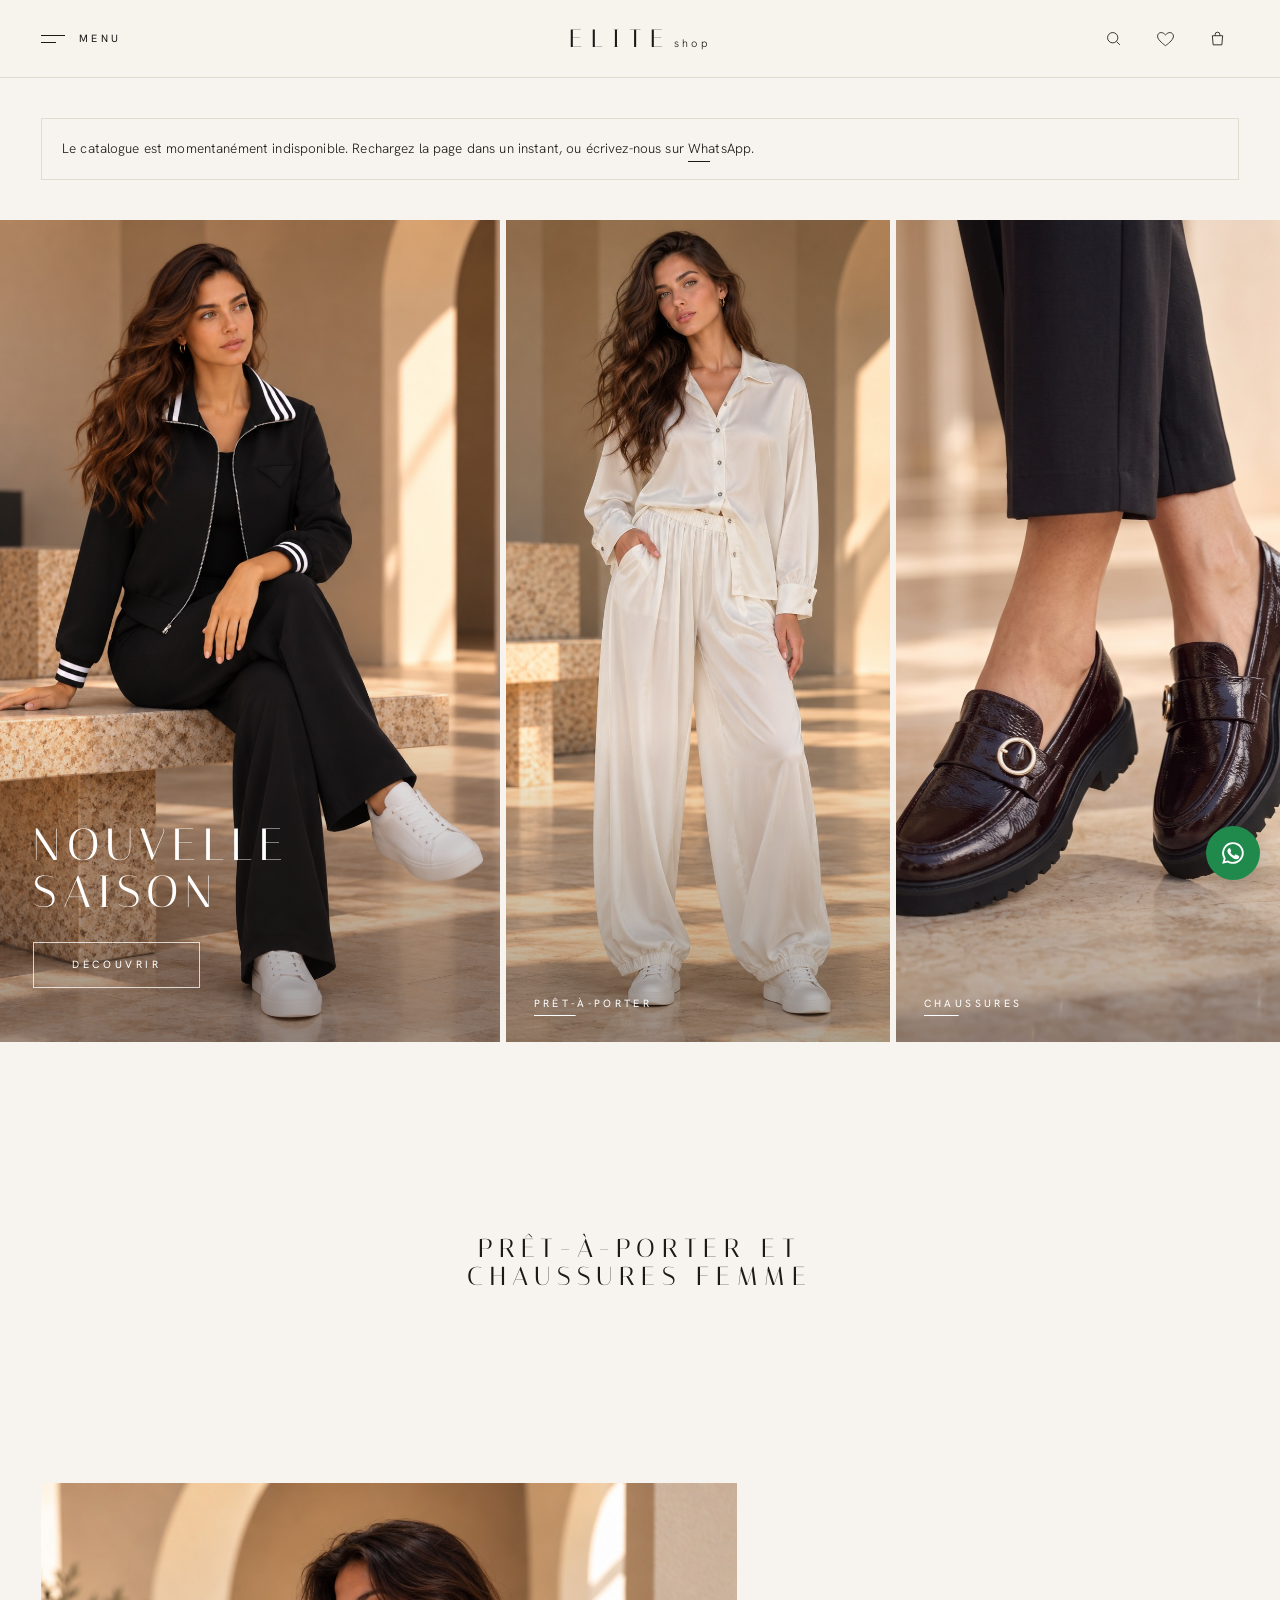
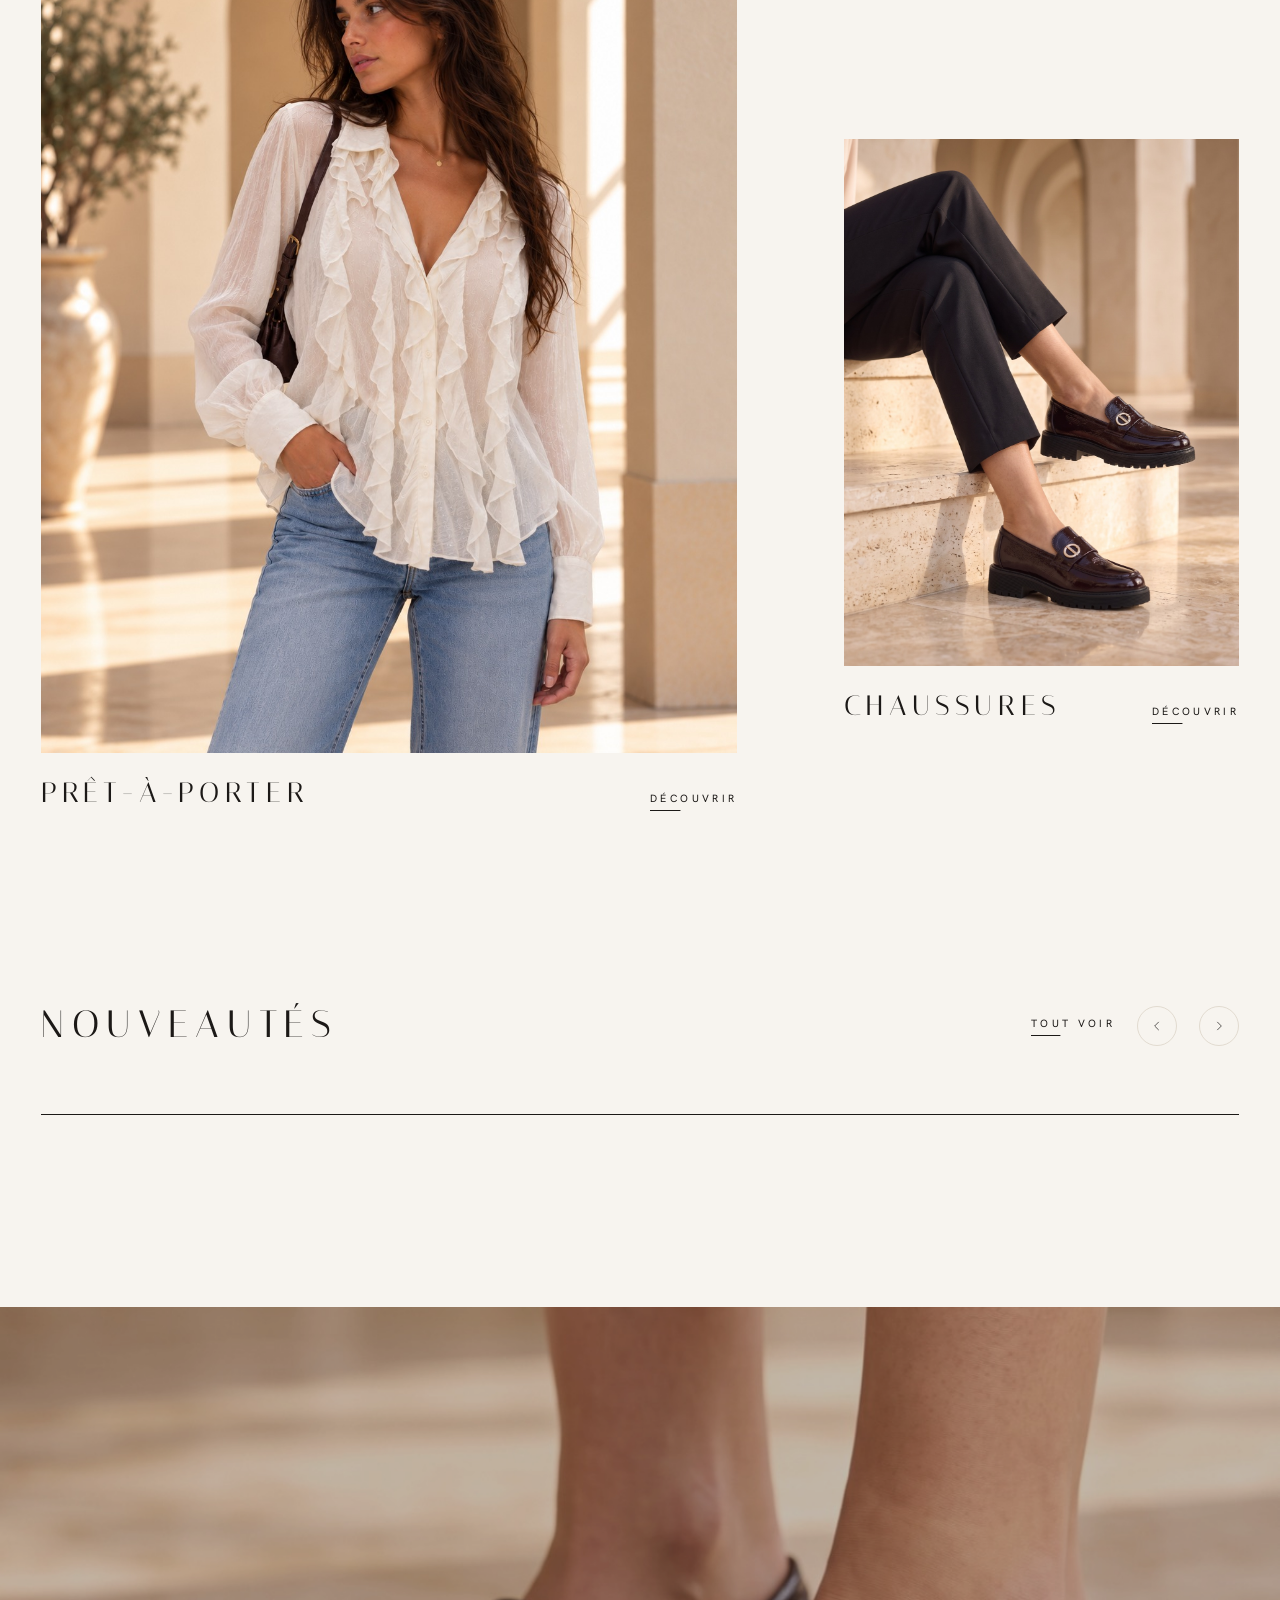
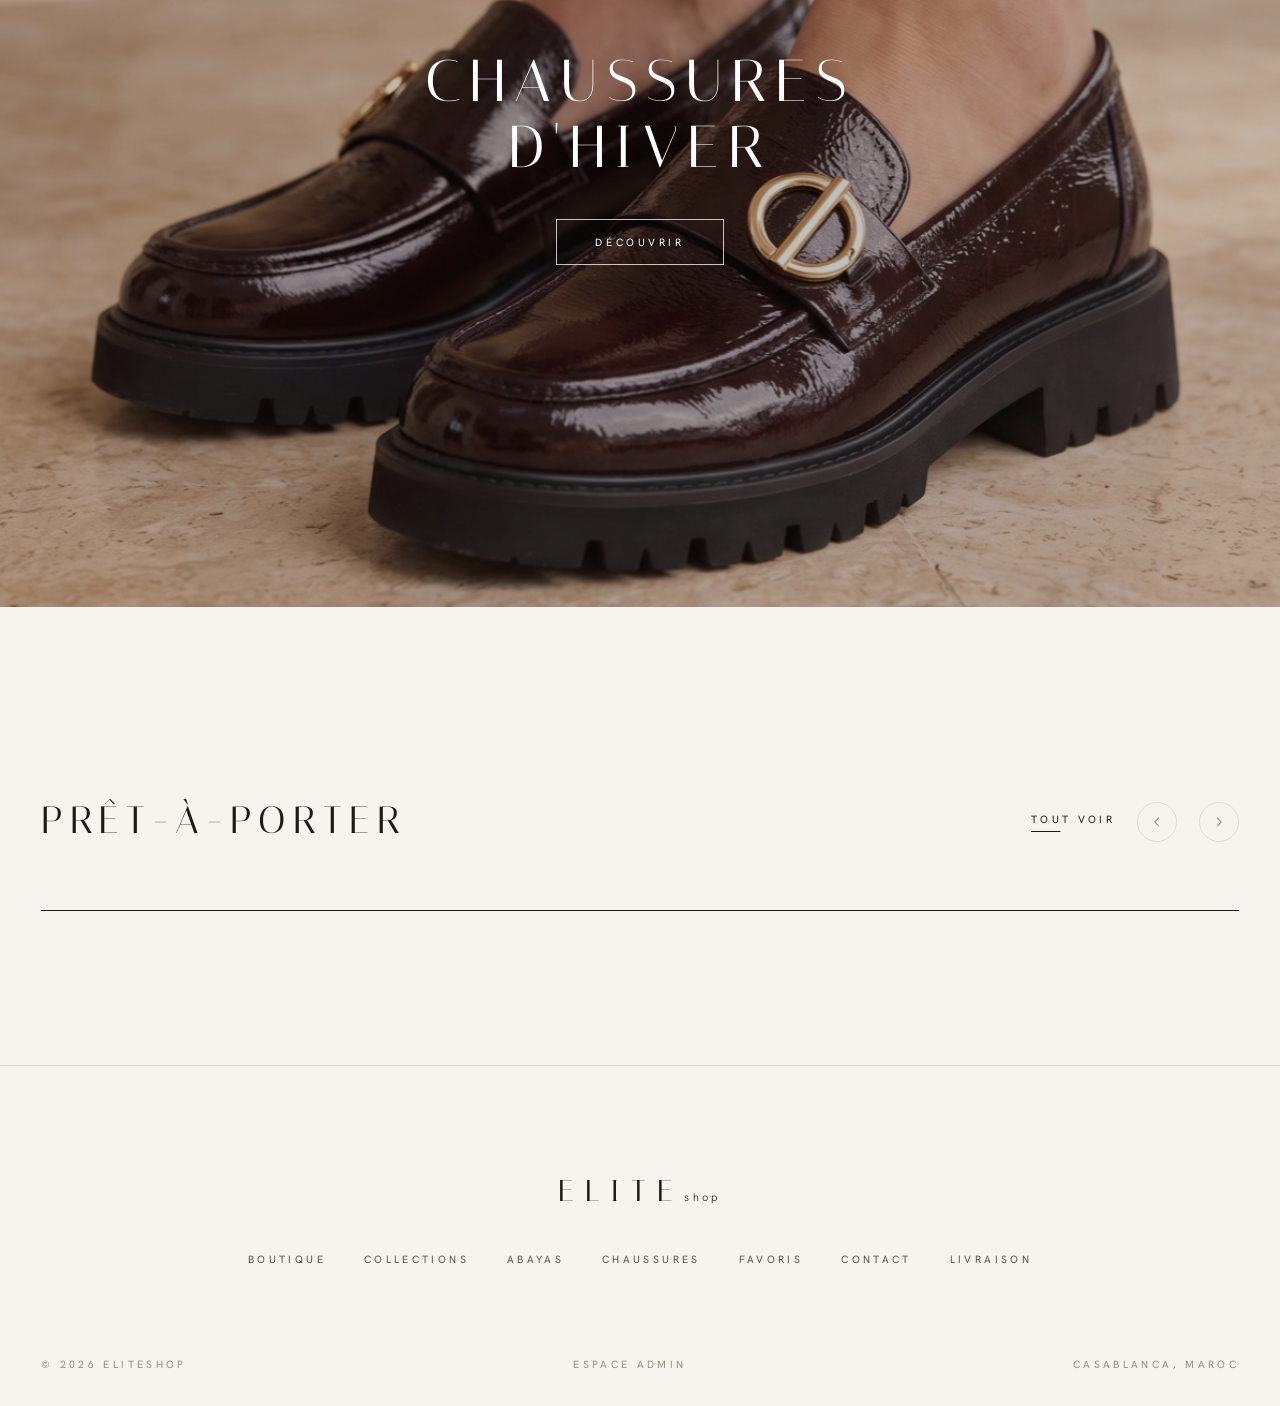
<file: index.html>
<!doctype html>
<html lang="fr">
<head>
<meta charset="utf-8">
<meta name="viewport" content="width=device-width,initial-scale=1,viewport-fit=cover">
<title>ELITEshop · Prêt-à-porter et chaussures femme</title>
<meta name="description" content="ELITEshop, prêt-à-porter et chaussures femme au Maroc.">
<meta name="robots" content="index,follow">
<link rel="preconnect" href="https://fonts.googleapis.com"><link rel="preconnect" href="https://fonts.gstatic.com" crossorigin><link href="https://fonts.googleapis.com/css2?family=Italiana&family=Hanken+Grotesk:wght@300;400;500&display=swap" rel="stylesheet">
<style>
:root{
  --bg:#f7f4ef; --paper:#eee9e1; --ink:#1c1917; --ink2:#5a524b; --muted:#978d83; --line:#e2dbd0;
  --accent:#6b2532;
  --disp:"Italiana","Didot",Georgia,serif;
  --sans:"Hanken Grotesk","Helvetica Neue",Arial,sans-serif;
  --pad:clamp(18px,3.2vw,56px); --hh:78px; --gap:6px;
  --ease:cubic-bezier(.22,.61,.2,1);
}
*{box-sizing:border-box;margin:0;padding:0}
html{-webkit-text-size-adjust:100%}
body{background:var(--bg);color:var(--ink);font:300 14px/1.75 var(--sans);letter-spacing:.01em;-webkit-font-smoothing:antialiased}
body.solid{padding-top:var(--hh)}
[id]{scroll-margin-top:calc(var(--hh) + 28px)}
img{display:block;max-width:100%}
a{color:inherit;text-decoration:none}
button{font:inherit;color:inherit;background:none;border:0;cursor:pointer;letter-spacing:inherit;text-transform:inherit}
:focus-visible{outline:1px solid var(--accent);outline-offset:3px}
.sr{position:absolute;width:1px;height:1px;overflow:hidden;clip:rect(0 0 0 0)}
.cap{font:400 10.5px/1.4 var(--sans);letter-spacing:.32em;text-transform:uppercase}
.disp{font-family:var(--disp);font-weight:400;text-transform:uppercase;letter-spacing:.2em;line-height:1.12}
.btn-line{display:inline-flex;align-items:center;justify-content:center;min-height:46px;padding:0 38px;border:1px solid currentColor;
  font:400 10.5px/1 var(--sans);letter-spacing:.34em;text-transform:uppercase;transition:background .5s var(--ease),color .5s var(--ease),border-color .5s}
.btn-line--w{color:#fff;border-color:rgba(255,255,255,.75)}
.btn-line--w:hover{background:#fff;color:var(--ink)}
.btn-line--d:hover{background:var(--ink);color:#fff}
.btn-fill{display:flex;align-items:center;justify-content:center;min-height:54px;background:var(--ink);color:#fff;width:100%;
  font:400 10.5px/1 var(--sans);letter-spacing:.34em;text-transform:uppercase;transition:background .4s}
.btn-fill:hover{background:var(--accent)}
.ul{position:relative;padding-bottom:5px}
.ul::after{content:"";position:absolute;left:0;bottom:0;width:100%;height:1px;background:currentColor;transform:scaleX(.35);transform-origin:left;transition:transform .6s var(--ease)}
a:hover>.ul::after,.ul:hover::after{transform:scaleX(1)}

/* en-tete */
.hd{position:fixed;top:0;left:0;right:0;z-index:60;height:var(--hh);display:grid;grid-template-columns:1fr auto 1fr;align-items:center;
  padding:0 var(--pad);color:var(--ink);transition:background .5s,color .5s,border-color .5s;border-bottom:1px solid transparent}
.hd.is-over{color:#fff}
.hd.is-solid,body.solid .hd{background:rgba(247,244,239,.94);backdrop-filter:blur(10px);-webkit-backdrop-filter:blur(10px);color:var(--ink);border-bottom-color:var(--line)}
.hd__l{display:flex;align-items:center}
.hd__r{display:flex;justify-content:flex-end;align-items:center;gap:8px}
.mbtn{display:inline-flex;align-items:center;gap:14px;height:44px}
.mbtn i{display:grid;gap:6px;width:24px}
.mbtn i::before,.mbtn i::after{content:"";height:1px;background:currentColor;display:block}
.mbtn i::after{width:15px}
.ico{width:44px;height:44px;display:inline-flex;align-items:center;justify-content:center;position:relative}
.ico svg{width:19px;height:19px;stroke:currentColor;fill:none;stroke-width:1.1}
.bag .count{position:absolute;top:9px;right:6px;width:7px;height:7px;border-radius:50%;background:var(--accent);font-size:0}
.logo{display:inline-flex;align-items:baseline;gap:4px;white-space:nowrap;line-height:1}
.logo b{font:400 25px/1 var(--disp);letter-spacing:.36em;margin-right:-.1em}
.logo span{font:300 11px/1 var(--sans);letter-spacing:.3em}

/* menu plein ecran */
.fm{position:fixed;inset:0;z-index:120;background:var(--bg);display:grid;grid-template-columns:1fr 1fr;
  clip-path:inset(0 0 100% 0);transition:clip-path .9s var(--ease);visibility:hidden}
.fm.on{clip-path:inset(0 0 0 0);visibility:visible}
.fm__l{display:flex;flex-direction:column;padding:0 var(--pad) 40px;overflow:auto}
.fm__top{height:var(--hh);display:flex;align-items:center;flex:none}
.fm__nav{margin:auto 0;padding:30px 0 30px clamp(0px,4vw,70px)}
.fm__nav li{list-style:none;overflow:hidden}
.fm__nav>li{padding:6px 0}
.fm__nav>li>a{display:inline-block;font:400 clamp(34px,4.4vw,64px)/1.15 var(--disp);letter-spacing:.14em;text-transform:uppercase;
  transform:translateY(105%);transition:transform .9s var(--ease),color .3s}
.fm.on .fm__nav>li>a{transform:none}
.fm.on .fm__nav>li:nth-child(2)>a{transition-delay:.06s}.fm.on .fm__nav>li:nth-child(3)>a{transition-delay:.12s}.fm.on .fm__nav>li:nth-child(4)>a{transition-delay:.18s}.fm.on .fm__nav>li:nth-child(5)>a{transition-delay:.24s}
.fm__nav>li>a:hover{color:var(--accent)}
.fm__sub{display:flex;flex-wrap:wrap;gap:8px 26px;padding:4px 0 10px 4px}
.fm__sub a{color:var(--ink2)}
.fm__sub a:hover{color:var(--ink)}
.fm__foot{display:flex;justify-content:space-between;gap:20px;color:var(--muted);flex:none}
.fm__r{position:relative;overflow:hidden;background:var(--paper)}
.fm__r img{position:absolute;inset:0;width:100%;height:100%;object-fit:cover;opacity:0;transform:scale(1.06);transition:opacity .9s var(--ease),transform 2.4s var(--ease)}
.fm__r img.on{opacity:1;transform:none}

/* emplacements video */
.vslot{position:relative;overflow:hidden;background:#3a302a}
.vslot__fb{position:absolute;inset:0}
.vslot__fb img{width:100%;height:100%;object-fit:cover}
.kb img,.kb.vslot__fb img{animation:kb 26s ease-in-out infinite alternate;transform-origin:50% 55%}
@keyframes kb{from{transform:scale(1.001)}to{transform:scale(1.1)}}
.vslot__video{position:absolute;inset:0;width:100%;height:100%;object-fit:cover;opacity:0;transition:opacity 1.2s}
.vslot.is-video .vslot__video{opacity:1}
.vslot.is-video .vslot__fb{opacity:0}
.shade{position:absolute;inset:0;pointer-events:none;background:linear-gradient(180deg,rgba(18,13,10,.22) 0%,rgba(18,13,10,0) 22%,rgba(18,13,10,0) 55%,rgba(18,13,10,.42) 100%)}

/* legendes */
.mq-tag{position:absolute;z-index:6;left:12px;top:12px;background:rgba(28,25,23,.72);color:#f3ece2;font:500 9px/1 var(--sans);
  letter-spacing:.16em;text-transform:uppercase;padding:6px 8px;pointer-events:none;white-space:nowrap;display:none}
.mq-tag--photo{background:rgba(107,37,50,.85)}.mq-tag--four{background:rgba(110,96,80,.85)}
.mq-tag--video{background:rgba(255,255,255,.94);color:var(--ink);padding:8px 10px;top:calc(var(--hh) + 10px);left:var(--pad)}
.tags .mq-tag{display:block}
.mq-pill{position:fixed;right:14px;bottom:14px;z-index:80;background:rgba(28,25,23,.86);color:#f3ece2;font:500 9px/1 var(--sans);letter-spacing:.2em;
  text-transform:uppercase;padding:9px 13px;border-radius:30px;opacity:.55;transition:opacity .3s}
.mq-pill:hover{opacity:1}
.note{font-size:11.5px;color:var(--muted);letter-spacing:.02em}

/* cartes */
.card{display:block}
.card__img{position:relative;aspect-ratio:3/4;overflow:hidden;background:var(--paper)}
.card__img img{position:absolute;inset:0;width:100%;height:100%;object-fit:cover;transition:opacity .8s var(--ease),transform 1.6s var(--ease)}
.card__img img.fit{object-fit:contain}
.card__img img.alt{opacity:0}
.card:hover .card__img img.alt{opacity:1}
.card:hover .card__img img{transform:scale(1.03)}
.card__info{padding:16px 2px 0;display:grid;gap:5px}
.card__name{font:400 10.5px/1.6 var(--sans);letter-spacing:.2em;text-transform:uppercase}
.card__sub{font-size:12.5px;color:var(--muted)}

/* defilement horizontal */
.rail__hd{display:flex;align-items:flex-end;justify-content:space-between;gap:20px;padding:0 var(--pad) 34px}
.rail__hd h2{font-size:clamp(28px,3vw,44px)}
.rail__ctl{display:flex;align-items:center;gap:22px}
.rail__ctl button{width:40px;height:40px;display:inline-flex;align-items:center;justify-content:center;border:1px solid var(--line);border-radius:50%;transition:border-color .3s}
.rail__ctl button:hover{border-color:var(--ink)}
.rail__ctl svg{width:14px;height:14px;stroke:currentColor;fill:none;stroke-width:1.2}
.rail__track{display:grid;grid-auto-flow:column;grid-auto-columns:clamp(260px,29vw,520px);gap:var(--gap);overflow-x:auto;scroll-snap-type:x mandatory;
  padding:0 var(--pad);scroll-padding:0 var(--pad);scrollbar-width:none}
.rail__track::-webkit-scrollbar{display:none}
.rail__track>*{scroll-snap-align:start}
.rail__bar{margin:34px var(--pad) 0;height:1px;background:var(--line);position:relative}
.rail__bar i{position:absolute;left:0;top:0;height:1px;background:var(--ink);width:20%;transition:transform .2s linear}

/* pied de page */
.ft{padding:110px var(--pad) 34px;text-align:center;border-top:1px solid var(--line);margin-top:clamp(90px,12vw,170px)}
.ft .logo b{font-size:30px}
.ft__links{display:flex;justify-content:center;flex-wrap:wrap;gap:12px 38px;margin:44px 0 50px}
.ft__links a{color:var(--ink2)}.ft__links a:hover{color:var(--ink)}
.ft form{display:flex;max-width:420px;margin:0 auto;border-bottom:1px solid var(--ink)}
.ft input{flex:1;background:none;border:0;font:300 14px var(--sans);padding:12px 0;outline:none;color:var(--ink);text-align:left}
.ft input::placeholder{color:var(--muted)}
.ft__bot{display:flex;justify-content:space-between;gap:20px;margin-top:90px;color:var(--muted)}
.ft__bot a:hover{color:var(--ink)}

/* panneaux */
.ov{position:fixed;inset:0;background:rgba(28,25,23,.32);z-index:90;opacity:0;visibility:hidden;transition:opacity .5s,visibility .5s}
.ov.on{opacity:1;visibility:visible}
.drw{position:fixed;top:0;bottom:0;right:0;width:min(460px,100%);background:var(--bg);z-index:100;display:flex;flex-direction:column;
  transform:translateX(100%);transition:transform .7s var(--ease)}
.drw.on{transform:none}
.drw__hd{display:flex;align-items:center;justify-content:space-between;height:var(--hh);padding:0 30px;border-bottom:1px solid var(--line)}
.drw__bd{flex:1;overflow:auto;padding:6px 30px}
.drw__ft{padding:24px 30px 30px;border-top:1px solid var(--line);display:grid;gap:14px}
.ci{display:grid;grid-template-columns:92px 1fr;gap:18px;padding:22px 0;border-bottom:1px solid var(--line)}
.ci img{width:92px;aspect-ratio:3/4;object-fit:cover;background:var(--paper)}
.ci h3{font:400 10.5px/1.6 var(--sans);letter-spacing:.18em;text-transform:uppercase;margin-bottom:6px}
.ci p{font-size:12.5px;color:var(--ink2)}
.ci__row{display:flex;justify-content:space-between;align-items:center;margin-top:12px}
.qty{display:inline-flex;align-items:center;gap:14px;font-size:13px}
.qty button{width:22px;height:22px;border:1px solid var(--line);border-radius:50%;line-height:1}
.rm{font-size:10px;letter-spacing:.2em;text-transform:uppercase;color:var(--muted)}
.tot{display:flex;justify-content:space-between}
.empty{padding:70px 0;text-align:center;color:var(--muted)}
.srch{position:fixed;left:0;right:0;top:0;z-index:110;background:var(--bg);padding:0 var(--pad) 50px;transform:translateY(-102%);
  transition:transform .8s var(--ease);max-height:92vh;overflow:auto;border-bottom:1px solid var(--line)}
.srch.on{transform:none}
.srch__bar{display:flex;align-items:center;gap:16px;height:var(--hh);border-bottom:1px solid var(--line)}
.srch__bar input{flex:1;border:0;background:none;font:400 24px/1.2 var(--disp);letter-spacing:.14em;text-transform:uppercase;outline:none;color:var(--ink)}
.srch__res{display:grid;grid-template-columns:repeat(3,1fr);gap:var(--gap);margin:30px auto 0;max-width:1180px}

/* apparition */
.js .rv{opacity:0;transform:translateY(26px);transition:opacity 1.2s var(--ease),transform 1.2s var(--ease)}
.js .rv.in{opacity:1;transform:none}
@media (prefers-reduced-motion:reduce){.kb img{animation:none}.js .rv{opacity:1;transform:none}*{transition-duration:.01ms!important}}

@media (max-width:900px){
  .fm{grid-template-columns:1fr}.fm__r{display:none}
}
@media (max-width:767px){
  :root{--hh:62px;--gap:4px}
  .mbtn .cap{display:none}
  .logo b{font-size:21px}.logo span{font-size:10px}
  .hd__r{gap:0}
  .rail__track{grid-auto-columns:72vw}
  .rail__hd{padding-bottom:24px}.rail__ctl button{display:none}
  .ft{padding-top:80px}.ft__links{gap:12px 24px}.ft__bot{flex-direction:column;align-items:center;margin-top:60px}
  .srch__res{grid-template-columns:1fr 1fr}
  .mq-tag--video{font-size:8px;max-width:calc(100% - 36px);white-space:normal;line-height:1.3}
}

.tri{height:calc(100vh - var(--hh));min-height:520px;max-height:1100px;display:grid;grid-template-columns:1.3fr 1fr 1fr;gap:var(--gap)}
.tri>*{position:relative;overflow:hidden;background:var(--paper);display:block}
.tri img{width:100%;height:100%;object-fit:cover;transform-origin:50% 0!important}
.tri .vslot__fb.kb img{animation-name:kbtop}
@keyframes kbtop{from{transform:scale(1.001)}to{transform:scale(1.07)}}
.tri__s img{transition:transform 2.4s var(--ease)}
.tri__s:hover img{transform:scale(1.04)}
.tri__s::after{content:"";position:absolute;inset:0;background:linear-gradient(180deg,rgba(0,0,0,0) 62%,rgba(18,13,10,.36))}
.tri__lab{position:absolute;left:28px;bottom:26px;color:#fff;z-index:2}
.tri .shade{background:linear-gradient(180deg,rgba(18,13,10,0) 55%,rgba(18,13,10,.42) 100%)}
.hero__txt{position:absolute;left:clamp(22px,2.6vw,44px);right:20px;bottom:clamp(28px,6vh,64px);color:#fff;z-index:3}
.hero__txt h1{font-size:clamp(30px,3.5vw,60px);letter-spacing:.14em;line-height:1.05;margin-bottom:clamp(18px,3vh,30px)}
.intro{padding:clamp(120px,15vw,230px) var(--pad);text-align:center}
.intro p{font-size:clamp(19px,2vw,28px);letter-spacing:.26em;max-width:24ch;margin:0 auto}
.univ{display:grid;grid-template-columns:repeat(12,1fr);gap:var(--gap);padding:0 var(--pad);align-items:start}
.u1{grid-column:1/8}.u2{grid-column:9/13;margin-top:clamp(160px,20vw,320px)}
.u__img{position:relative;aspect-ratio:4/5;overflow:hidden;background:var(--paper)}
.u2 .u__img{aspect-ratio:3/4}
.u__img img{width:100%;height:100%;object-fit:cover;transition:transform 2.4s var(--ease)}
a:hover .u__img img{transform:scale(1.04)}
.u__cap{display:flex;justify-content:space-between;align-items:baseline;padding-top:24px}
.u__cap h2{font-size:clamp(22px,2.2vw,32px)}
.home-rail{margin-top:clamp(130px,15vw,240px)}
.band{height:100vh;min-height:560px;max-height:1100px;margin-top:clamp(130px,15vw,240px)}
.band__txt{position:absolute;inset:0;display:flex;flex-direction:column;align-items:center;justify-content:center;text-align:center;color:#fff;z-index:3}
.band__txt h2{font-size:clamp(34px,4.6vw,76px);letter-spacing:.16em;margin-bottom:38px}
.band .shade{background:rgba(18,13,10,.26)}
@media (max-width:767px){
  .tri{grid-template-columns:1fr 1fr;height:auto;max-height:none}
  .tri__main{grid-column:1/3;height:calc(100svh - var(--hh));min-height:520px}
  .tri__s{aspect-ratio:3/4}.tri__lab{left:14px;bottom:14px}
  .hero__txt h1{font-size:34px}
  .intro{padding:96px 24px}
  .univ{grid-template-columns:1fr;padding:0 16px;gap:70px}.u1,.u2{grid-column:auto;margin:0}
  .band{height:86svh}
}
</style>
<link rel="stylesheet" href="assets/boutique.css">
<!-- Meta Pixel ELITE shop -->
<script>!function(f,b,e,v,n,t,s){if(f.fbq)return;n=f.fbq=function(){n.callMethod?n.callMethod.apply(n,arguments):n.queue.push(arguments)};if(!f._fbq)f._fbq=n;n.push=n;n.loaded=!0;n.version='2.0';n.queue=[];t=b.createElement(e);t.async=!0;t.src=v;s=b.getElementsByTagName(e)[0];s.parentNode.insertBefore(t,s)}(window,document,'script','https://connect.facebook.net/en_US/fbevents.js');fbq('init','1453032923647153');fbq('track','PageView');</script>
<noscript><img height="1" width="1" style="display:none" src="https://www.facebook.com/tr?id=1453032923647153&ev=PageView&noscript=1"/></noscript>
<!-- Fin Meta Pixel -->
</head>
<body class="solid">
<header class="hd" id="hd">
  <div class="hd__l"><button class="mbtn" data-open="fm" aria-label="Ouvrir le menu"><i></i><span class="cap">Menu</span></button></div>
  <a class="logo" href="index.html" aria-label="ELITEshop, accueil"><b>ELITE</b><span>shop</span></a>
  <div class="hd__r">
    <button class="ico" data-open="search" aria-label="Rechercher"><svg viewBox="0 0 24 24"><circle cx="11" cy="11" r="6.5"/><path d="M20 20l-4.2-4.2"/></svg></button>
    <a class="ico" href="favoris.html" aria-label="Favoris"><svg viewBox="0 0 24 24" aria-hidden="true"><path d="M12 21s-7-4.5-9.5-9.5C1 8 3 4.5 6.5 4.5c2 0 3.5 1 5.5 3 2-2 3.5-3 5.5-3C21 4.5 23 8 21.5 11.5 19 16.5 12 21 12 21z"/></svg><span class="wcount" data-wish-count hidden>0</span></a>
    <button class="ico bag" data-open="cart" aria-label="Panier"><svg viewBox="0 0 24 24"><path d="M5.5 8.5h13l-1 11.5h-11z"/><path d="M9 8.5V7a3 3 0 0 1 6 0v1.5"/></svg><span class="count" data-cart-count hidden>0</span></button>
  </div>
</header>
<div class="fm" id="fm" aria-hidden="true" role="dialog" aria-label="Menu">
  <div class="fm__l">
    <div class="fm__top"><button class="mbtn" data-close aria-label="Fermer le menu"><svg style="width:20px;height:20px;stroke:currentColor;fill:none;stroke-width:1.1" viewBox="0 0 24 24"><path d="M6 6l12 12M18 6L6 18"/></svg><span class="cap">Fermer</span></button></div>
    <ul class="fm__nav">
      <li><a href="collection.html?cat=tout" data-img="0">Boutique</a></li>
      <li><a href="collection.html?cat=pap" data-img="1">Prêt-à-porter</a>
        <div class="fm__sub cap"><a href="collection.html?cat=pap&amp;type=Ensembles">Ensembles</a><a href="collection.html?cat=pap&amp;type=Chemises">Chemises</a><a href="collection.html?cat=pap&amp;type=Vestes">Vestes</a><a href="collection.html?cat=pap&amp;type=Pantalons">Pantalons</a><a href="collection.html?cat=pap&amp;type=Jeans">Jeans</a></div></li>
      <li><a href="collection.html?cat=pap&amp;type=Abayas" data-img="4">Abayas</a></li>
      <li><a href="collection.html?cat=chaussures" data-img="2">Chaussures</a>
        <div class="fm__sub cap"><a href="collection.html?cat=chaussures&amp;type=Mocassins">Mocassins</a><a href="collection.html?cat=chaussures&amp;type=Bottines">Bottines</a><a href="collection.html?cat=chaussures&amp;type=Baskets">Baskets</a></div></li>
      <li><a href="collections.html" data-img="3">Collections</a></li>
      <li><a href="contact.html" data-img="1">Contact</a></li>
    </ul>
    <div class="fm__foot cap"><span>Prêt-à-porter et chaussures femme</span><span>Casablanca</span></div>
  </div>
  <div class="fm__r">
    <img class="on" src="assets/img/fournie-produit-15.jpg" alt="" loading="lazy" style="object-position:50% 6%">
    <img src="assets/img/fournie-produit-14.jpg" alt="" loading="lazy" style="object-position:50% 25%">
    <img src="assets/img/gen-essai-pieds-lot2-03.jpg" alt="" loading="lazy" style="object-position:50% 70%">
    <img src="assets/img/gen-lot2-16.jpg" alt="" loading="lazy">
    <img src="assets/img/gen-lot3-35.jpg" alt="" loading="lazy" style="object-position:50% 30%">
  </div>
</div>
<main>
<section class="tri" aria-label="Nouvelle saison">
  <div class="vslot tri__main">
  <div class="vslot__fb kb"><img src="assets/img/gen-lot3-04-assise.jpg" alt="" style="object-position:50% 20%"></div>
  <video class="vslot__video" muted loop playsinline preload="none" aria-hidden="true"></video>
  <div class="shade"></div><div class="hero__txt"><h1 class="disp">Nouvelle<br>saison</h1><a class="btn-line btn-line--w" href="collection.html?cat=chaussures">Découvrir</a></div>
</div>
  <a class="tri__s" href="#pret-a-porter"><img src="assets/img/fournie-produit-15.jpg" alt="" style="object-position:50% 0%"><span class="tri__lab cap ul">Prêt-à-porter</span></a>
  <a class="tri__s" href="collection.html?cat=chaussures"><img src="assets/img/gen-essai-pieds-lot2-03.jpg" alt="" style="object-position:50% 40%"><span class="tri__lab cap ul">Chaussures</span></a>
</section>

<section class="intro"><p class="disp rv">Prêt-à-porter et chaussures femme</p></section>

<section class="univ" id="univers" aria-label="Univers">
  <a class="u1 rv" href="#pret-a-porter"><div class="u__img"><img src="assets/img/fournie-produit-14.jpg" alt="" style="object-position:50% 20%" loading="lazy"></div>
    <div class="u__cap"><h2 class="disp">Prêt-à-porter</h2><span class="cap ul">Découvrir</span></div></a>
  <a class="u2 rv" href="collection.html?cat=chaussures"><div class="u__img"><img src="assets/img/gen-essai-assise-lot2-03.jpg" alt="" style="object-position:50% 60%" loading="lazy"></div>
    <div class="u__cap"><h2 class="disp">Chaussures</h2><span class="cap ul">Découvrir</span></div></a>
</section>

<div class="home-rail" id="nouveautes"><section class="rail" aria-label="Nouveautés">
  <div class="rail__hd rv"><h2 class="disp">Nouveautés</h2>
    <div class="rail__ctl"><a class="cap ul" href="collection.html?cat=tout">Tout voir</a><button data-dir="-1" aria-label="Précédent"><svg viewBox="0 0 24 24"><path d="M15 5l-7 7 7 7"/></svg></button><button data-dir="1" aria-label="Suivant"><svg viewBox="0 0 24 24"><path d="M9 5l7 7-7 7"/></svg></button></div></div>
  <div class="rail__track" data-list="nouveautes" data-n="15"></div>
  <div class="rail__bar"><i></i></div>
</section></div>

<section aria-label="Chaussures d'hiver">
<div class="vslot band">
  <div class="vslot__fb kb"><img src="assets/img/gen-essai-pres-lot2-03.jpg" alt="" style="object-position:50% 64%" loading="lazy"></div>
  <video class="vslot__video" muted loop playsinline preload="none" aria-hidden="true"></video>
  <div class="shade"></div><div class="band__txt rv"><h2 class="disp">Chaussures<br>d&#39;hiver</h2><a class="btn-line btn-line--w" href="collection.html?cat=chaussures">Découvrir</a></div>
</div>
</section>

<div class="home-rail"><section class="rail" id="pret-a-porter" aria-label="Prêt-à-porter">
  <div class="rail__hd rv"><h2 class="disp">Prêt-à-porter</h2>
    <div class="rail__ctl"><a class="cap ul" href="collection.html?cat=pap">Tout voir</a><button data-dir="-1" aria-label="Précédent"><svg viewBox="0 0 24 24"><path d="M15 5l-7 7 7 7"/></svg></button><button data-dir="1" aria-label="Suivant"><svg viewBox="0 0 24 24"><path d="M9 5l7 7-7 7"/></svg></button></div></div>
  <div class="rail__track" data-list="pap" data-n="14"></div>
  <div class="rail__bar"><i></i></div>
</section></div>
</main>
<footer class="ft">
  <a class="logo" href="index.html"><b>ELITE</b><span>shop</span></a>
  <nav class="ft__links cap" aria-label="Liens du pied de page"><a href="collection.html?cat=tout">Boutique</a><a href="collections.html">Collections</a><a href="collection.html?cat=pap&amp;type=Abayas">Abayas</a><a href="collection.html?cat=chaussures">Chaussures</a><a href="favoris.html">Favoris</a><a href="contact.html">Contact</a><a href="contact.html#livraison">Livraison</a></nav>
  <div class="ft__bot cap"><span>© 2026 ELITEshop</span><a href="login.html">Espace admin</a><span>Casablanca, Maroc</span></div>
</footer>
<div class="ov" data-ov></div>
<aside class="drw" id="cart" aria-label="Panier" aria-hidden="true">
  <div class="drw__hd"><span class="cap">Panier</span><button class="ico" data-close aria-label="Fermer"><svg viewBox="0 0 24 24"><path d="M6 6l12 12M18 6L6 18"/></svg></button></div>
  <div class="drw__bd" data-cart-body></div>
  <div class="drw__ft">
    <div class="tot cap"><span>Total</span><span data-cart-total>0 MAD</span></div>
    <button class="btn-fill" data-checkout>Commander sur WhatsApp</button>
    <p class="note" style="margin-top:10px">La commande est envoyée à la boutique sur WhatsApp, qui confirme la disponibilité et la livraison.</p>
  </div>
</aside>
<div class="srch" id="search" aria-hidden="true">
  <div class="srch__bar"><svg style="width:20px;height:20px;stroke:currentColor;fill:none;stroke-width:1.1" viewBox="0 0 24 24"><circle cx="11" cy="11" r="6.5"/><path d="M20 20l-4.2-4.2"/></svg><label class="sr" for="q">Rechercher</label><input id="q" type="search" placeholder="Rechercher" autocomplete="off"><button class="ico" data-close aria-label="Fermer"><svg viewBox="0 0 24 24"><path d="M6 6l12 12M18 6L6 18"/></svg></button></div>
  <div class="srch__res" data-search-res></div>
</div>
<script src="assets/catalogue.js"></script>
<script src="assets/boutique.js"></script>
<a class="wa-fab" href="https://wa.me/212766963826?text=Bonjour%20ELITEshop%2C%20j%E2%80%99ai%20une%20question%20sur%20vos%20produits." target="_blank" rel="noopener" aria-label="Écrire à la boutique sur WhatsApp"><svg viewBox="0 0 24 24" aria-hidden="true"><path d="M12 2a10 10 0 0 0-8.6 15.1L2 22l5-1.3A10 10 0 1 0 12 2zm0 18.2a8.2 8.2 0 0 1-4.2-1.1l-.3-.2-3 .8.8-2.9-.2-.3A8.2 8.2 0 1 1 12 20.2zm4.5-6.1c-.2-.1-1.5-.7-1.7-.8s-.4-.1-.6.1-.7.8-.8 1-.3.2-.5.1a6.7 6.7 0 0 1-3.3-2.9c-.2-.4.2-.4.7-1.3.1-.2 0-.3 0-.4l-.8-1.8c-.2-.5-.4-.4-.6-.4h-.5a1 1 0 0 0-.7.3 3 3 0 0 0-.9 2.2 5.2 5.2 0 0 0 1.1 2.8 11.9 11.9 0 0 0 4.6 4c1.7.7 2.4.8 3.2.7a2.8 2.8 0 0 0 1.8-1.3 2.3 2.3 0 0 0 .2-1.3c-.1-.1-.3-.2-.5-.3z"/></svg></a>
</body>
</html>
</file>
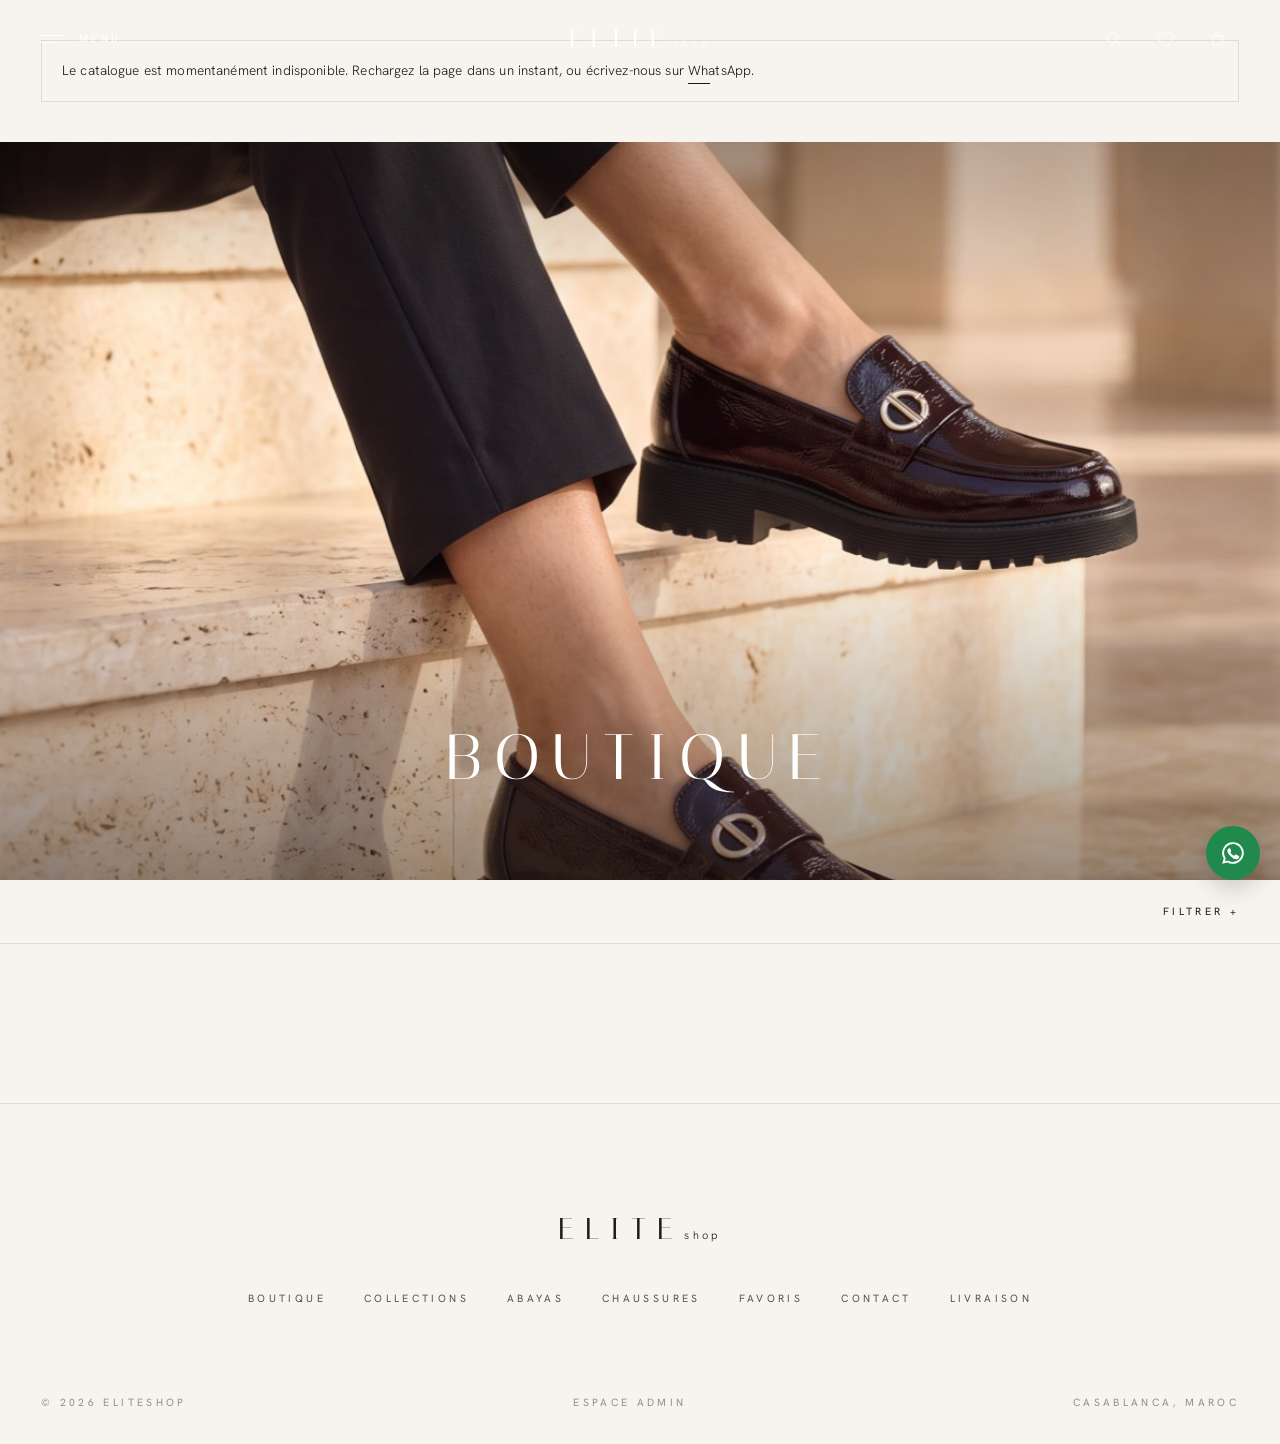
<file: collection.html>
<!doctype html>
<html lang="fr">
<head>
<meta charset="utf-8">
<meta name="viewport" content="width=device-width,initial-scale=1,viewport-fit=cover">
<title>Collection · ELITEshop</title>
<meta name="description" content="ELITEshop : prêt-à-porter, abayas et chaussures femme.">
<meta name="robots" content="index,follow">
<link rel="preconnect" href="https://fonts.googleapis.com"><link rel="preconnect" href="https://fonts.gstatic.com" crossorigin><link href="https://fonts.googleapis.com/css2?family=Italiana&family=Hanken+Grotesk:wght@300;400;500&display=swap" rel="stylesheet">
<style>
:root{
  --bg:#f7f4ef; --paper:#eee9e1; --ink:#1c1917; --ink2:#5a524b; --muted:#978d83; --line:#e2dbd0;
  --accent:#6b2532;
  --disp:"Italiana","Didot",Georgia,serif;
  --sans:"Hanken Grotesk","Helvetica Neue",Arial,sans-serif;
  --pad:clamp(18px,3.2vw,56px); --hh:78px; --gap:6px;
  --ease:cubic-bezier(.22,.61,.2,1);
}
*{box-sizing:border-box;margin:0;padding:0}
html{-webkit-text-size-adjust:100%}
body{background:var(--bg);color:var(--ink);font:300 14px/1.75 var(--sans);letter-spacing:.01em;-webkit-font-smoothing:antialiased}
body.solid{padding-top:var(--hh)}
[id]{scroll-margin-top:calc(var(--hh) + 28px)}
img{display:block;max-width:100%}
a{color:inherit;text-decoration:none}
button{font:inherit;color:inherit;background:none;border:0;cursor:pointer;letter-spacing:inherit;text-transform:inherit}
:focus-visible{outline:1px solid var(--accent);outline-offset:3px}
.sr{position:absolute;width:1px;height:1px;overflow:hidden;clip:rect(0 0 0 0)}
.cap{font:400 10.5px/1.4 var(--sans);letter-spacing:.32em;text-transform:uppercase}
.disp{font-family:var(--disp);font-weight:400;text-transform:uppercase;letter-spacing:.2em;line-height:1.12}
.btn-line{display:inline-flex;align-items:center;justify-content:center;min-height:46px;padding:0 38px;border:1px solid currentColor;
  font:400 10.5px/1 var(--sans);letter-spacing:.34em;text-transform:uppercase;transition:background .5s var(--ease),color .5s var(--ease),border-color .5s}
.btn-line--w{color:#fff;border-color:rgba(255,255,255,.75)}
.btn-line--w:hover{background:#fff;color:var(--ink)}
.btn-line--d:hover{background:var(--ink);color:#fff}
.btn-fill{display:flex;align-items:center;justify-content:center;min-height:54px;background:var(--ink);color:#fff;width:100%;
  font:400 10.5px/1 var(--sans);letter-spacing:.34em;text-transform:uppercase;transition:background .4s}
.btn-fill:hover{background:var(--accent)}
.ul{position:relative;padding-bottom:5px}
.ul::after{content:"";position:absolute;left:0;bottom:0;width:100%;height:1px;background:currentColor;transform:scaleX(.35);transform-origin:left;transition:transform .6s var(--ease)}
a:hover>.ul::after,.ul:hover::after{transform:scaleX(1)}

/* en-tete */
.hd{position:fixed;top:0;left:0;right:0;z-index:60;height:var(--hh);display:grid;grid-template-columns:1fr auto 1fr;align-items:center;
  padding:0 var(--pad);color:var(--ink);transition:background .5s,color .5s,border-color .5s;border-bottom:1px solid transparent}
.hd.is-over{color:#fff}
.hd.is-solid,body.solid .hd{background:rgba(247,244,239,.94);backdrop-filter:blur(10px);-webkit-backdrop-filter:blur(10px);color:var(--ink);border-bottom-color:var(--line)}
.hd__l{display:flex;align-items:center}
.hd__r{display:flex;justify-content:flex-end;align-items:center;gap:8px}
.mbtn{display:inline-flex;align-items:center;gap:14px;height:44px}
.mbtn i{display:grid;gap:6px;width:24px}
.mbtn i::before,.mbtn i::after{content:"";height:1px;background:currentColor;display:block}
.mbtn i::after{width:15px}
.ico{width:44px;height:44px;display:inline-flex;align-items:center;justify-content:center;position:relative}
.ico svg{width:19px;height:19px;stroke:currentColor;fill:none;stroke-width:1.1}
.bag .count{position:absolute;top:9px;right:6px;width:7px;height:7px;border-radius:50%;background:var(--accent);font-size:0}
.logo{display:inline-flex;align-items:baseline;gap:4px;white-space:nowrap;line-height:1}
.logo b{font:400 25px/1 var(--disp);letter-spacing:.36em;margin-right:-.1em}
.logo span{font:300 11px/1 var(--sans);letter-spacing:.3em}

/* menu plein ecran */
.fm{position:fixed;inset:0;z-index:120;background:var(--bg);display:grid;grid-template-columns:1fr 1fr;
  clip-path:inset(0 0 100% 0);transition:clip-path .9s var(--ease);visibility:hidden}
.fm.on{clip-path:inset(0 0 0 0);visibility:visible}
.fm__l{display:flex;flex-direction:column;padding:0 var(--pad) 40px;overflow:auto}
.fm__top{height:var(--hh);display:flex;align-items:center;flex:none}
.fm__nav{margin:auto 0;padding:30px 0 30px clamp(0px,4vw,70px)}
.fm__nav li{list-style:none;overflow:hidden}
.fm__nav>li{padding:6px 0}
.fm__nav>li>a{display:inline-block;font:400 clamp(34px,4.4vw,64px)/1.15 var(--disp);letter-spacing:.14em;text-transform:uppercase;
  transform:translateY(105%);transition:transform .9s var(--ease),color .3s}
.fm.on .fm__nav>li>a{transform:none}
.fm.on .fm__nav>li:nth-child(2)>a{transition-delay:.06s}.fm.on .fm__nav>li:nth-child(3)>a{transition-delay:.12s}.fm.on .fm__nav>li:nth-child(4)>a{transition-delay:.18s}.fm.on .fm__nav>li:nth-child(5)>a{transition-delay:.24s}
.fm__nav>li>a:hover{color:var(--accent)}
.fm__sub{display:flex;flex-wrap:wrap;gap:8px 26px;padding:4px 0 10px 4px}
.fm__sub a{color:var(--ink2)}
.fm__sub a:hover{color:var(--ink)}
.fm__foot{display:flex;justify-content:space-between;gap:20px;color:var(--muted);flex:none}
.fm__r{position:relative;overflow:hidden;background:var(--paper)}
.fm__r img{position:absolute;inset:0;width:100%;height:100%;object-fit:cover;opacity:0;transform:scale(1.06);transition:opacity .9s var(--ease),transform 2.4s var(--ease)}
.fm__r img.on{opacity:1;transform:none}

/* emplacements video */
.vslot{position:relative;overflow:hidden;background:#3a302a}
.vslot__fb{position:absolute;inset:0}
.vslot__fb img{width:100%;height:100%;object-fit:cover}
.kb img,.kb.vslot__fb img{animation:kb 26s ease-in-out infinite alternate;transform-origin:50% 55%}
@keyframes kb{from{transform:scale(1.001)}to{transform:scale(1.1)}}
.vslot__video{position:absolute;inset:0;width:100%;height:100%;object-fit:cover;opacity:0;transition:opacity 1.2s}
.vslot.is-video .vslot__video{opacity:1}
.vslot.is-video .vslot__fb{opacity:0}
.shade{position:absolute;inset:0;pointer-events:none;background:linear-gradient(180deg,rgba(18,13,10,.22) 0%,rgba(18,13,10,0) 22%,rgba(18,13,10,0) 55%,rgba(18,13,10,.42) 100%)}

/* legendes */
.mq-tag{position:absolute;z-index:6;left:12px;top:12px;background:rgba(28,25,23,.72);color:#f3ece2;font:500 9px/1 var(--sans);
  letter-spacing:.16em;text-transform:uppercase;padding:6px 8px;pointer-events:none;white-space:nowrap;display:none}
.mq-tag--photo{background:rgba(107,37,50,.85)}.mq-tag--four{background:rgba(110,96,80,.85)}
.mq-tag--video{background:rgba(255,255,255,.94);color:var(--ink);padding:8px 10px;top:calc(var(--hh) + 10px);left:var(--pad)}
.tags .mq-tag{display:block}
.mq-pill{position:fixed;right:14px;bottom:14px;z-index:80;background:rgba(28,25,23,.86);color:#f3ece2;font:500 9px/1 var(--sans);letter-spacing:.2em;
  text-transform:uppercase;padding:9px 13px;border-radius:30px;opacity:.55;transition:opacity .3s}
.mq-pill:hover{opacity:1}
.note{font-size:11.5px;color:var(--muted);letter-spacing:.02em}

/* cartes */
.card{display:block}
.card__img{position:relative;aspect-ratio:3/4;overflow:hidden;background:var(--paper)}
.card__img img{position:absolute;inset:0;width:100%;height:100%;object-fit:cover;transition:opacity .8s var(--ease),transform 1.6s var(--ease)}
.card__img img.fit{object-fit:contain}
.card__img img.alt{opacity:0}
.card:hover .card__img img.alt{opacity:1}
.card:hover .card__img img{transform:scale(1.03)}
.card__info{padding:16px 2px 0;display:grid;gap:5px}
.card__name{font:400 10.5px/1.6 var(--sans);letter-spacing:.2em;text-transform:uppercase}
.card__sub{font-size:12.5px;color:var(--muted)}

/* defilement horizontal */
.rail__hd{display:flex;align-items:flex-end;justify-content:space-between;gap:20px;padding:0 var(--pad) 34px}
.rail__hd h2{font-size:clamp(28px,3vw,44px)}
.rail__ctl{display:flex;align-items:center;gap:22px}
.rail__ctl button{width:40px;height:40px;display:inline-flex;align-items:center;justify-content:center;border:1px solid var(--line);border-radius:50%;transition:border-color .3s}
.rail__ctl button:hover{border-color:var(--ink)}
.rail__ctl svg{width:14px;height:14px;stroke:currentColor;fill:none;stroke-width:1.2}
.rail__track{display:grid;grid-auto-flow:column;grid-auto-columns:clamp(260px,29vw,520px);gap:var(--gap);overflow-x:auto;scroll-snap-type:x mandatory;
  padding:0 var(--pad);scroll-padding:0 var(--pad);scrollbar-width:none}
.rail__track::-webkit-scrollbar{display:none}
.rail__track>*{scroll-snap-align:start}
.rail__bar{margin:34px var(--pad) 0;height:1px;background:var(--line);position:relative}
.rail__bar i{position:absolute;left:0;top:0;height:1px;background:var(--ink);width:20%;transition:transform .2s linear}

/* pied de page */
.ft{padding:110px var(--pad) 34px;text-align:center;border-top:1px solid var(--line);margin-top:clamp(90px,12vw,170px)}
.ft .logo b{font-size:30px}
.ft__links{display:flex;justify-content:center;flex-wrap:wrap;gap:12px 38px;margin:44px 0 50px}
.ft__links a{color:var(--ink2)}.ft__links a:hover{color:var(--ink)}
.ft form{display:flex;max-width:420px;margin:0 auto;border-bottom:1px solid var(--ink)}
.ft input{flex:1;background:none;border:0;font:300 14px var(--sans);padding:12px 0;outline:none;color:var(--ink);text-align:left}
.ft input::placeholder{color:var(--muted)}
.ft__bot{display:flex;justify-content:space-between;gap:20px;margin-top:90px;color:var(--muted)}
.ft__bot a:hover{color:var(--ink)}

/* panneaux */
.ov{position:fixed;inset:0;background:rgba(28,25,23,.32);z-index:90;opacity:0;visibility:hidden;transition:opacity .5s,visibility .5s}
.ov.on{opacity:1;visibility:visible}
.drw{position:fixed;top:0;bottom:0;right:0;width:min(460px,100%);background:var(--bg);z-index:100;display:flex;flex-direction:column;
  transform:translateX(100%);transition:transform .7s var(--ease)}
.drw.on{transform:none}
.drw__hd{display:flex;align-items:center;justify-content:space-between;height:var(--hh);padding:0 30px;border-bottom:1px solid var(--line)}
.drw__bd{flex:1;overflow:auto;padding:6px 30px}
.drw__ft{padding:24px 30px 30px;border-top:1px solid var(--line);display:grid;gap:14px}
.ci{display:grid;grid-template-columns:92px 1fr;gap:18px;padding:22px 0;border-bottom:1px solid var(--line)}
.ci img{width:92px;aspect-ratio:3/4;object-fit:cover;background:var(--paper)}
.ci h3{font:400 10.5px/1.6 var(--sans);letter-spacing:.18em;text-transform:uppercase;margin-bottom:6px}
.ci p{font-size:12.5px;color:var(--ink2)}
.ci__row{display:flex;justify-content:space-between;align-items:center;margin-top:12px}
.qty{display:inline-flex;align-items:center;gap:14px;font-size:13px}
.qty button{width:22px;height:22px;border:1px solid var(--line);border-radius:50%;line-height:1}
.rm{font-size:10px;letter-spacing:.2em;text-transform:uppercase;color:var(--muted)}
.tot{display:flex;justify-content:space-between}
.empty{padding:70px 0;text-align:center;color:var(--muted)}
.srch{position:fixed;left:0;right:0;top:0;z-index:110;background:var(--bg);padding:0 var(--pad) 50px;transform:translateY(-102%);
  transition:transform .8s var(--ease);max-height:92vh;overflow:auto;border-bottom:1px solid var(--line)}
.srch.on{transform:none}
.srch__bar{display:flex;align-items:center;gap:16px;height:var(--hh);border-bottom:1px solid var(--line)}
.srch__bar input{flex:1;border:0;background:none;font:400 24px/1.2 var(--disp);letter-spacing:.14em;text-transform:uppercase;outline:none;color:var(--ink)}
.srch__res{display:grid;grid-template-columns:repeat(3,1fr);gap:var(--gap);margin:30px auto 0;max-width:1180px}

/* apparition */
.js .rv{opacity:0;transform:translateY(26px);transition:opacity 1.2s var(--ease),transform 1.2s var(--ease)}
.js .rv.in{opacity:1;transform:none}
@media (prefers-reduced-motion:reduce){.kb img{animation:none}.js .rv{opacity:1;transform:none}*{transition-duration:.01ms!important}}

@media (max-width:900px){
  .fm{grid-template-columns:1fr}.fm__r{display:none}
}
@media (max-width:767px){
  :root{--hh:62px;--gap:4px}
  .mbtn .cap{display:none}
  .logo b{font-size:21px}.logo span{font-size:10px}
  .hd__r{gap:0}
  .rail__track{grid-auto-columns:72vw}
  .rail__hd{padding-bottom:24px}.rail__ctl button{display:none}
  .ft{padding-top:80px}.ft__links{gap:12px 24px}.ft__bot{flex-direction:column;align-items:center;margin-top:60px}
  .srch__res{grid-template-columns:1fr 1fr}
  .mq-tag--video{font-size:8px;max-width:calc(100% - 36px);white-space:normal;line-height:1.3}
}

.cban{height:82vh;min-height:520px;max-height:900px}
.cban__txt{position:absolute;left:0;right:0;bottom:clamp(40px,8vh,80px);text-align:center;color:#fff;z-index:3}
.cban__txt h1{font-size:clamp(40px,5vw,82px);letter-spacing:.2em;margin-bottom:14px}
.cbar{position:sticky;top:var(--hh);z-index:40;background:rgba(247,244,239,.96);backdrop-filter:blur(8px);-webkit-backdrop-filter:blur(8px);
  display:flex;justify-content:space-between;align-items:center;gap:20px;height:64px;padding:0 var(--pad);border-bottom:1px solid var(--line)}
.cbar__t{display:flex;gap:34px;overflow-x:auto;scrollbar-width:none;min-width:0}
.cbar__t::-webkit-scrollbar{display:none}
.cbar__t button{color:var(--muted);white-space:nowrap;padding:6px 0;position:relative;transition:color .3s}
.cbar__t button.on,.cbar__t button:hover{color:var(--ink)}
.cbar__t button.on::after{content:"";position:absolute;left:0;right:.32em;bottom:0;height:1px;background:var(--ink)}
.cbar__r{display:flex;gap:30px;align-items:center;white-space:nowrap}
.cbar__r span{color:var(--muted)}
.cgrid{scroll-margin-top:calc(var(--hh) + 64px);display:grid;grid-template-columns:repeat(3,1fr);gap:60px var(--gap);padding:var(--gap) var(--gap) 0}
.cgrid .card__info{padding:16px 14px 0}
.edit{grid-column:span 2;position:relative;overflow:hidden;aspect-ratio:3/2;display:block;background:var(--paper);align-self:start}
.edit img{width:100%;height:100%;object-fit:cover;transition:transform 2.4s var(--ease)}
.edit:hover img{transform:scale(1.035)}
.edit .cap{position:absolute;left:24px;bottom:22px;color:#fff;z-index:2}
.none{grid-column:1/-1;text-align:center;color:var(--muted);padding:90px 0}
.fp{position:fixed;top:0;bottom:0;right:0;width:min(440px,100%);background:var(--bg);z-index:100;display:flex;flex-direction:column;transform:translateX(100%);transition:transform .7s var(--ease)}
.fp.on{transform:none}
.fp__bd{flex:1;overflow:auto;padding:10px 30px 20px}
.fp h3{padding:26px 0 16px;color:var(--muted)}
.fp label{display:flex;align-items:center;gap:12px;padding:6px 0;cursor:pointer;font-size:14px}
.fp label span{margin-left:auto;color:var(--muted);font-size:12px}
.fp input{appearance:none;width:14px;height:14px;border:1px solid #b6aa9e;border-radius:50%;margin:0;display:grid;place-content:center}
.fp input:checked{border-color:var(--ink)}
.fp input:checked::after{content:"";width:6px;height:6px;border-radius:50%;background:var(--ink)}
.sws{display:flex;flex-wrap:wrap;gap:16px 18px}
.sws button{display:flex;flex-direction:column;align-items:center;gap:8px;font-size:11px;color:var(--ink2);width:52px}
.sws i{width:24px;height:24px;border-radius:50%;box-shadow:inset 0 0 0 1px rgba(0,0,0,.1),0 0 0 3px var(--bg),0 0 0 3px transparent;transition:box-shadow .3s}
.sws button.on i{box-shadow:inset 0 0 0 1px rgba(0,0,0,.1),0 0 0 3px var(--bg),0 0 0 4px var(--ink)}
.fp__ft{display:grid;grid-template-columns:auto 1fr;gap:20px;align-items:center;padding:20px 30px 28px;border-top:1px solid var(--line)}
@media (max-width:900px){.cgrid{grid-template-columns:repeat(2,1fr);gap:44px var(--gap)}}
@media (max-width:767px){.cbar{height:56px;padding:0 16px}.cbar__t{gap:22px}.cbar__r span{display:none}.cgrid .card__info{padding:12px 8px 0}
  .edit{aspect-ratio:4/3}.cban{height:72svh}}
</style>
<link rel="stylesheet" href="assets/boutique.css">
<!-- Meta Pixel ELITE shop -->
<script>!function(f,b,e,v,n,t,s){if(f.fbq)return;n=f.fbq=function(){n.callMethod?n.callMethod.apply(n,arguments):n.queue.push(arguments)};if(!f._fbq)f._fbq=n;n.push=n;n.loaded=!0;n.version='2.0';n.queue=[];t=b.createElement(e);t.async=!0;t.src=v;s=b.getElementsByTagName(e)[0];s.parentNode.insertBefore(t,s)}(window,document,'script','https://connect.facebook.net/en_US/fbevents.js');fbq('init','1453032923647153');fbq('track','PageView');</script>
<noscript><img height="1" width="1" style="display:none" src="https://www.facebook.com/tr?id=1453032923647153&ev=PageView&noscript=1"/></noscript>
<!-- Fin Meta Pixel -->
</head>
<body class="">
<header class="hd is-over" id="hd">
  <div class="hd__l"><button class="mbtn" data-open="fm" aria-label="Ouvrir le menu"><i></i><span class="cap">Menu</span></button></div>
  <a class="logo" href="index.html" aria-label="ELITEshop, accueil"><b>ELITE</b><span>shop</span></a>
  <div class="hd__r">
    <button class="ico" data-open="search" aria-label="Rechercher"><svg viewBox="0 0 24 24"><circle cx="11" cy="11" r="6.5"/><path d="M20 20l-4.2-4.2"/></svg></button>
    <a class="ico" href="favoris.html" aria-label="Favoris"><svg viewBox="0 0 24 24" aria-hidden="true"><path d="M12 21s-7-4.5-9.5-9.5C1 8 3 4.5 6.5 4.5c2 0 3.5 1 5.5 3 2-2 3.5-3 5.5-3C21 4.5 23 8 21.5 11.5 19 16.5 12 21 12 21z"/></svg><span class="wcount" data-wish-count hidden>0</span></a>
    <button class="ico bag" data-open="cart" aria-label="Panier"><svg viewBox="0 0 24 24"><path d="M5.5 8.5h13l-1 11.5h-11z"/><path d="M9 8.5V7a3 3 0 0 1 6 0v1.5"/></svg><span class="count" data-cart-count hidden>0</span></button>
  </div>
</header>
<div class="fm" id="fm" aria-hidden="true" role="dialog" aria-label="Menu">
  <div class="fm__l">
    <div class="fm__top"><button class="mbtn" data-close aria-label="Fermer le menu"><svg style="width:20px;height:20px;stroke:currentColor;fill:none;stroke-width:1.1" viewBox="0 0 24 24"><path d="M6 6l12 12M18 6L6 18"/></svg><span class="cap">Fermer</span></button></div>
    <ul class="fm__nav">
      <li><a href="collection.html?cat=tout" data-img="0">Boutique</a></li>
      <li><a href="collection.html?cat=pap" data-img="1">Prêt-à-porter</a>
        <div class="fm__sub cap"><a href="collection.html?cat=pap&amp;type=Ensembles">Ensembles</a><a href="collection.html?cat=pap&amp;type=Chemises">Chemises</a><a href="collection.html?cat=pap&amp;type=Vestes">Vestes</a><a href="collection.html?cat=pap&amp;type=Pantalons">Pantalons</a><a href="collection.html?cat=pap&amp;type=Jeans">Jeans</a></div></li>
      <li><a href="collection.html?cat=pap&amp;type=Abayas" data-img="4">Abayas</a></li>
      <li><a href="collection.html?cat=chaussures" data-img="2">Chaussures</a>
        <div class="fm__sub cap"><a href="collection.html?cat=chaussures&amp;type=Mocassins">Mocassins</a><a href="collection.html?cat=chaussures&amp;type=Bottines">Bottines</a><a href="collection.html?cat=chaussures&amp;type=Baskets">Baskets</a></div></li>
      <li><a href="collections.html" data-img="3">Collections</a></li>
      <li><a href="contact.html" data-img="1">Contact</a></li>
    </ul>
    <div class="fm__foot cap"><span>Prêt-à-porter et chaussures femme</span><span>Casablanca</span></div>
  </div>
  <div class="fm__r">
    <img class="on" src="assets/img/fournie-produit-15.jpg" alt="" loading="lazy" style="object-position:50% 6%">
    <img src="assets/img/fournie-produit-14.jpg" alt="" loading="lazy" style="object-position:50% 25%">
    <img src="assets/img/gen-essai-pieds-lot2-03.jpg" alt="" loading="lazy" style="object-position:50% 70%">
    <img src="assets/img/gen-lot2-16.jpg" alt="" loading="lazy">
    <img src="assets/img/gen-lot3-35.jpg" alt="" loading="lazy" style="object-position:50% 30%">
  </div>
</div>
<main>
<section aria-label="Collection">
<div class="vslot cban">
  <div class="vslot__fb kb"><img src="assets/img/gen-essai-assise-lot2-03.jpg" alt="" style="object-position:50% 66%"></div>
  <video class="vslot__video" muted loop playsinline preload="none" aria-hidden="true"></video>
  <div class="shade"></div><div class="cban__txt"><h1 class="disp" data-title>Boutique</h1><p class="cap" data-count></p></div>
</div>
</section>
<div class="cbar">
  <div class="cbar__t cap" role="group" aria-label="Modèles" data-tabs></div>
  <div class="cbar__r cap"><span data-n></span><button data-fp-open>Filtrer +</button></div>
</div>
<div class="cgrid" id="grille" data-grid></div>
</main>
<aside class="fp" id="fp" aria-label="Filtres" aria-hidden="true">
  <div class="drw__hd"><span class="cap">Filtrer et trier</span><button class="ico" data-fp-close aria-label="Fermer"><svg viewBox="0 0 24 24"><path d="M6 6l12 12M18 6L6 18"/></svg></button></div>
  <div class="fp__bd">
    <h3 class="cap">Trier</h3><div data-sort></div>
    <div data-cbox><h3 class="cap">Couleur</h3><div class="sws" data-f="c"></div></div>
    <div data-sbox><h3 class="cap" data-size-h>Taille</h3><div data-f="size"></div></div>
    <h3 class="cap">Prix</h3><div data-f="price"></div>
  </div>
  <div class="fp__ft"><button class="cap ul" data-clear>Effacer</button><button class="btn-fill" data-fp-close data-see></button></div>
</aside>
<footer class="ft">
  <a class="logo" href="index.html"><b>ELITE</b><span>shop</span></a>
  <nav class="ft__links cap" aria-label="Liens du pied de page"><a href="collection.html?cat=tout">Boutique</a><a href="collections.html">Collections</a><a href="collection.html?cat=pap&amp;type=Abayas">Abayas</a><a href="collection.html?cat=chaussures">Chaussures</a><a href="favoris.html">Favoris</a><a href="contact.html">Contact</a><a href="contact.html#livraison">Livraison</a></nav>
  <div class="ft__bot cap"><span>© 2026 ELITEshop</span><a href="login.html">Espace admin</a><span>Casablanca, Maroc</span></div>
</footer>
<div class="ov" data-ov></div>
<aside class="drw" id="cart" aria-label="Panier" aria-hidden="true">
  <div class="drw__hd"><span class="cap">Panier</span><button class="ico" data-close aria-label="Fermer"><svg viewBox="0 0 24 24"><path d="M6 6l12 12M18 6L6 18"/></svg></button></div>
  <div class="drw__bd" data-cart-body></div>
  <div class="drw__ft">
    <div class="tot cap"><span>Total</span><span data-cart-total>0 MAD</span></div>
    <button class="btn-fill" data-checkout>Commander sur WhatsApp</button>
    <p class="note" style="margin-top:10px">La commande est envoyée à la boutique sur WhatsApp, qui confirme la disponibilité et la livraison.</p>
  </div>
</aside>
<div class="srch" id="search" aria-hidden="true">
  <div class="srch__bar"><svg style="width:20px;height:20px;stroke:currentColor;fill:none;stroke-width:1.1" viewBox="0 0 24 24"><circle cx="11" cy="11" r="6.5"/><path d="M20 20l-4.2-4.2"/></svg><label class="sr" for="q">Rechercher</label><input id="q" type="search" placeholder="Rechercher" autocomplete="off"><button class="ico" data-close aria-label="Fermer"><svg viewBox="0 0 24 24"><path d="M6 6l12 12M18 6L6 18"/></svg></button></div>
  <div class="srch__res" data-search-res></div>
</div>
<script src="assets/catalogue.js"></script>
<script>
window.pageInit = function(){
const UNIV = {
  tout: {t:'Boutique', img:'assets/img/fournie-produit-14.jpg', pos:'50% 18%'},
  pap: {t:'Prêt-à-porter', img:'assets/img/fournie-produit-14.jpg', pos:'50% 18%'},
  chaussures: {t:'Chaussures', img:'assets/img/gen-essai-assise-lot2-03.jpg', pos:'50% 66%'}
};
const ABAYA = {t:'Abayas', img:'assets/img/gen-lot3-35.jpg', pos:'50% 14%'};
const qType = Q.get('type') || '', qColl = Q.get('coll') || '';
const COLL = COLLS.find(c => c.id === qColl) || null;
const CAT = UNIV[Q.get('cat')] ? Q.get('cat') : (COLL ? 'tout' : 'tout');
const U = COLL ? {t:COLL.name_fr, img:UNIV.pap.img, pos:UNIV.pap.pos} : UNIV[CAT];
const SH = P.filter(p => (CAT === 'tout' || p.cat === CAT) && (!COLL || p.coll === COLL.id));
const COLN = {noir:'Noir', blanc:'Blanc', beige:'Beige', taupe:'Taupe', camel:'Camel', brun:'Brun', bordeaux:'Bordeaux', rouge:'Rouge', rose:'Rose', violet:'Violet', bleu:'Bleu', marine:'Marine', vert:'Vert', gris:'Gris', 'doré':'Doré'};
const COLH = {}; SH.forEach(p => { if (p.ck) COLH[p.ck] = p.hex });
const PRICES = [['0-500','Moins de 500 MAD',0,500],['500-1000','500 à 1 000 MAD',500,1000],['1000-1500','1 000 à 1 500 MAD',1000,1500],['1500-','Plus de 1 500 MAD',1500,1e12]];
const TORDER = ['Ensembles','Abayas','Robes','Vestes','Chemises','Blouses','Tops','Pantalons','Jeans','Jupes','Mocassins','Bottines','Baskets','Escarpins','Sandales','Ballerines','Chaussures','Autres'];
const TYPES = TORDER.filter(t => SH.some(p => p.type === t));
const SIZES = esSizeSort(SH.flatMap(p => p.sizes));
const st = {type: TYPES.includes(qType) ? qType : '', c: new Set(Q.getAll('c')), size: new Set(Q.getAll('taille')), price: new Set(Q.getAll('prix')), sort: Q.get('tri') || 'new'};
const SORTS = {new:'Nouveautés', pa:'Prix croissant', pd:'Prix décroissant', az:'Nom, de A à Z', za:'Nom, de Z à A'};
if (!SORTS[st.sort]) st.sort = 'new';
document.querySelector('[data-tabs]').innerHTML = TYPES.length > 1 ? ['', ...TYPES].map(t => `<button data-type="${t}">${t || 'Tout'}</button>`).join('') : '';
document.querySelector('[data-size-h]').textContent = CAT === 'chaussures' ? 'Pointure' : 'Taille';
let banner = '';
function setBanner(){
  const b = st.type === 'Abayas' ? ABAYA : U, key = b.t;
  document.querySelector('[data-title]').textContent = b.t;
  document.title = b.t + ' · ELITEshop';
  if (banner === key) return; banner = key;
  document.querySelector('.cban .vslot__fb').innerHTML = `<img src="${b.img}" alt="" style="object-position:${b.pos}">`;
}
const inPrice = p => !st.price.size || [...st.price].some(k => { const r = PRICES.find(x => x[0] === k); return r && p.price >= r[2] && p.price < r[3] });
function list(){
  let L = SH.filter(p => (!st.type || st.type === p.type) && (!st.c.size || st.c.has(p.ck)) && (!st.size.size || p.sizes.some(s => st.size.has(s))) && inPrice(p));
  const cmp = {new:(a, b) => (b.d || '').localeCompare(a.d || '') || a.order - b.order, pa:(a, b) => a.price - b.price, pd:(a, b) => b.price - a.price,
    az:(a, b) => a.name.localeCompare(b.name, 'fr'), za:(a, b) => b.name.localeCompare(a.name, 'fr')}[st.sort];
  return L.sort(cmp);
}
function buildFilters(){
  document.querySelector('[data-sort]').innerHTML = Object.entries(SORTS).map(([k,v]) => `<label><input type="radio" name="sort" value="${k}" ${st.sort===k?'checked':''}>${v}</label>`).join('');
  const cols = Object.keys(COLN).filter(k => COLH[k]);
  document.querySelector('[data-cbox]').hidden = !cols.length;
  document.querySelector('[data-f="c"]').innerHTML = cols.map(v => `<button data-c="${v}" class="${st.c.has(v)?'on':''}" aria-pressed="${st.c.has(v)}"><i style="background:${COLH[v]}"></i>${COLN[v]}</button>`).join('');
  document.querySelector('[data-sbox]').hidden = !SIZES.length;
  document.querySelector('[data-f="size"]').innerHTML = SIZES.map(v => `<label><input type="checkbox" data-k="size" value="${esc(v)}" ${st.size.has(v)?'checked':''}>${esc(v)}<span>${SH.filter(p => p.sizes.includes(v)).length}</span></label>`).join('');
  document.querySelector('[data-f="price"]').innerHTML = PRICES.map(r => `<label><input type="checkbox" data-k="price" value="${r[0]}" ${st.price.has(r[0])?'checked':''}>${r[1]}<span>${SH.filter(p => p.price >= r[2] && p.price < r[3]).length}</span></label>`).join('');
}
function render(){
  const L = list();
  document.querySelector('[data-grid]').innerHTML = L.length ? L.map(card).join('') : '<p class="none">Aucun modèle ne correspond à ces filtres.</p>';
  const n = L.length + (L.length > 1 ? ' modèles' : ' modèle');
  document.querySelector('[data-n]').textContent = n; document.querySelector('[data-see]').textContent = 'Voir ' + n;
  const tot = st.type ? SH.filter(p => p.type === st.type).length : SH.length;
  document.querySelector('[data-count]').textContent = tot + (tot > 1 ? ' modèles' : ' modèle');
  document.querySelectorAll('.cbar__t button').forEach(b => { const on = b.dataset.type === st.type; b.classList.toggle('on', on); b.setAttribute('aria-pressed', on) });
  setBanner(); initReveal();
}
function syncUrl(){
  const u = new URLSearchParams(); if (COLL) u.set('coll', COLL.id); else u.set('cat', CAT); if (st.type) u.set('type', st.type);
  st.c.forEach(v => u.append('c', v)); st.size.forEach(v => u.append('taille', v)); st.price.forEach(v => u.append('prix', v)); if (st.sort !== 'new') u.set('tri', st.sort);
  history.replaceState(null, '', location.pathname + '?' + u);
}
const fp = document.getElementById('fp'), ov = document.querySelector('[data-ov]');
const fpOpen = on => { fp.classList.toggle('on', on); fp.setAttribute('aria-hidden', !on); ov.classList.toggle('on', on) };
document.addEventListener('change', e => {
  if (e.target.name === 'sort'){ st.sort = e.target.value; render(); syncUrl(); return }
  const k = e.target.dataset.k; if (k){ e.target.checked ? st[k].add(e.target.value) : st[k].delete(e.target.value); render(); syncUrl() }
});
document.addEventListener('click', e => {
  const c = e.target.closest('[data-c]'); if (c){ const v = c.dataset.c; st.c.has(v) ? st.c.delete(v) : st.c.add(v); buildFilters(); render(); syncUrl(); return }
  const t = e.target.closest('.cbar__t button'); if (t){ st.type = t.dataset.type; render(); syncUrl(); return }
  if (e.target.closest('[data-clear]')){ st.c.clear(); st.size.clear(); st.price.clear(); st.type = ''; st.sort = 'new'; buildFilters(); render(); syncUrl(); return }
  if (e.target.closest('[data-fp-open]')){ fpOpen(true); return }
  if (e.target.closest('[data-fp-close]') || (e.target.closest('[data-ov]') && fp.classList.contains('on'))) fpOpen(false);
});
buildFilters(); render();
if (Q.get('filtres') === '1') fpOpen(true);
};
</script>
<script src="assets/boutique.js"></script>
<a class="wa-fab" href="https://wa.me/212766963826?text=Bonjour%20ELITEshop%2C%20j%E2%80%99ai%20une%20question%20sur%20vos%20produits." target="_blank" rel="noopener" aria-label="Écrire à la boutique sur WhatsApp"><svg viewBox="0 0 24 24" aria-hidden="true"><path d="M12 2a10 10 0 0 0-8.6 15.1L2 22l5-1.3A10 10 0 1 0 12 2zm0 18.2a8.2 8.2 0 0 1-4.2-1.1l-.3-.2-3 .8.8-2.9-.2-.3A8.2 8.2 0 1 1 12 20.2zm4.5-6.1c-.2-.1-1.5-.7-1.7-.8s-.4-.1-.6.1-.7.8-.8 1-.3.2-.5.1a6.7 6.7 0 0 1-3.3-2.9c-.2-.4.2-.4.7-1.3.1-.2 0-.3 0-.4l-.8-1.8c-.2-.5-.4-.4-.6-.4h-.5a1 1 0 0 0-.7.3 3 3 0 0 0-.9 2.2 5.2 5.2 0 0 0 1.1 2.8 11.9 11.9 0 0 0 4.6 4c1.7.7 2.4.8 3.2.7a2.8 2.8 0 0 0 1.8-1.3 2.3 2.3 0 0 0 .2-1.3c-.1-.1-.3-.2-.5-.3z"/></svg></a>
</body>
</html>
</file>
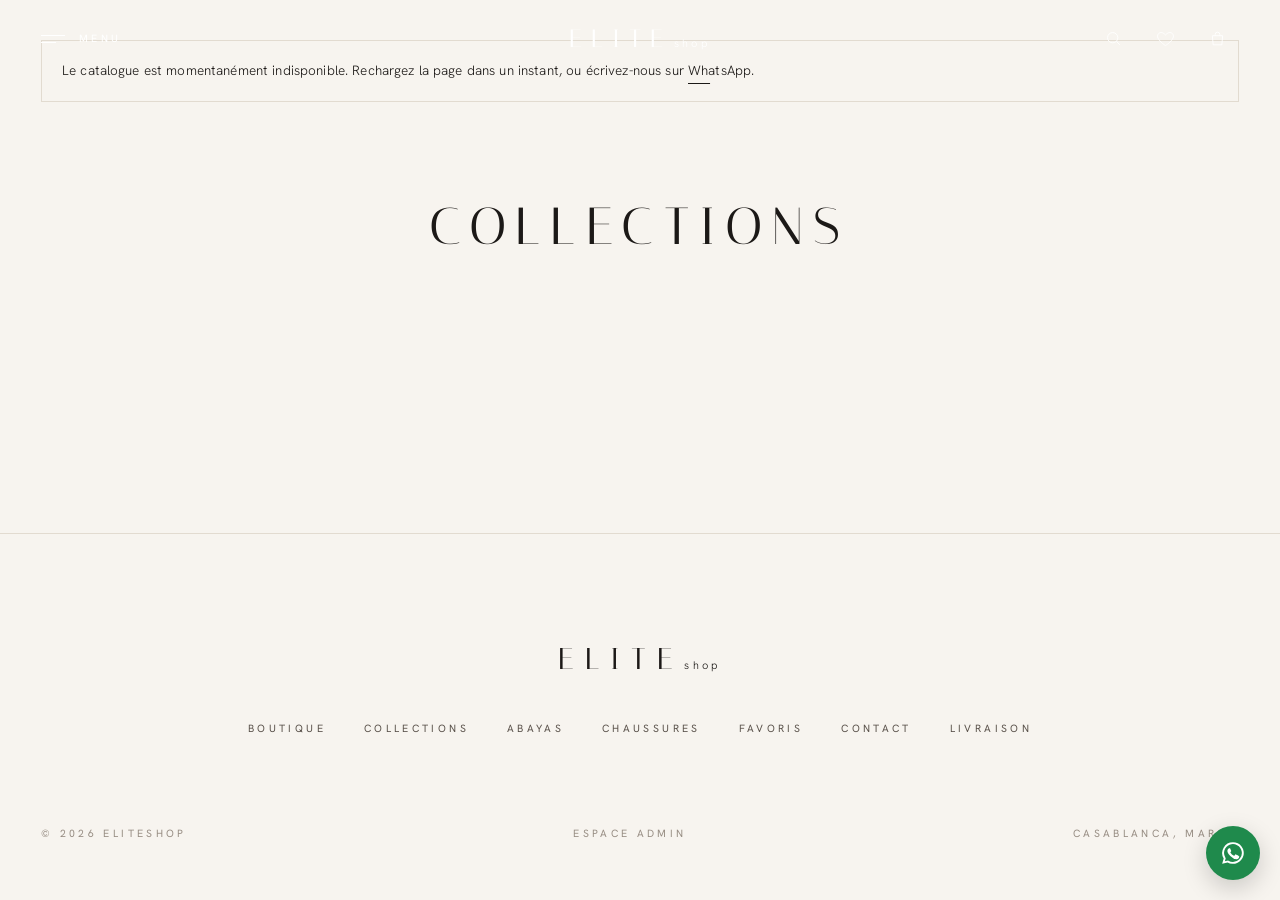
<file: collections.html>
<!doctype html>
<html lang="fr">
<head>
<meta charset="utf-8">
<meta name="viewport" content="width=device-width,initial-scale=1,viewport-fit=cover">
<title>Collections · ELITEshop</title>
<meta name="description" content="ELITEshop : prêt-à-porter, abayas et chaussures femme.">
<meta name="robots" content="index,follow">
<link rel="preconnect" href="https://fonts.googleapis.com"><link rel="preconnect" href="https://fonts.gstatic.com" crossorigin><link href="https://fonts.googleapis.com/css2?family=Italiana&family=Hanken+Grotesk:wght@300;400;500&display=swap" rel="stylesheet">
<style>
:root{
  --bg:#f7f4ef; --paper:#eee9e1; --ink:#1c1917; --ink2:#5a524b; --muted:#978d83; --line:#e2dbd0;
  --accent:#6b2532;
  --disp:"Italiana","Didot",Georgia,serif;
  --sans:"Hanken Grotesk","Helvetica Neue",Arial,sans-serif;
  --pad:clamp(18px,3.2vw,56px); --hh:78px; --gap:6px;
  --ease:cubic-bezier(.22,.61,.2,1);
}
*{box-sizing:border-box;margin:0;padding:0}
html{-webkit-text-size-adjust:100%}
body{background:var(--bg);color:var(--ink);font:300 14px/1.75 var(--sans);letter-spacing:.01em;-webkit-font-smoothing:antialiased}
body.solid{padding-top:var(--hh)}
[id]{scroll-margin-top:calc(var(--hh) + 28px)}
img{display:block;max-width:100%}
a{color:inherit;text-decoration:none}
button{font:inherit;color:inherit;background:none;border:0;cursor:pointer;letter-spacing:inherit;text-transform:inherit}
:focus-visible{outline:1px solid var(--accent);outline-offset:3px}
.sr{position:absolute;width:1px;height:1px;overflow:hidden;clip:rect(0 0 0 0)}
.cap{font:400 10.5px/1.4 var(--sans);letter-spacing:.32em;text-transform:uppercase}
.disp{font-family:var(--disp);font-weight:400;text-transform:uppercase;letter-spacing:.2em;line-height:1.12}
.btn-line{display:inline-flex;align-items:center;justify-content:center;min-height:46px;padding:0 38px;border:1px solid currentColor;
  font:400 10.5px/1 var(--sans);letter-spacing:.34em;text-transform:uppercase;transition:background .5s var(--ease),color .5s var(--ease),border-color .5s}
.btn-line--w{color:#fff;border-color:rgba(255,255,255,.75)}
.btn-line--w:hover{background:#fff;color:var(--ink)}
.btn-line--d:hover{background:var(--ink);color:#fff}
.btn-fill{display:flex;align-items:center;justify-content:center;min-height:54px;background:var(--ink);color:#fff;width:100%;
  font:400 10.5px/1 var(--sans);letter-spacing:.34em;text-transform:uppercase;transition:background .4s}
.btn-fill:hover{background:var(--accent)}
.ul{position:relative;padding-bottom:5px}
.ul::after{content:"";position:absolute;left:0;bottom:0;width:100%;height:1px;background:currentColor;transform:scaleX(.35);transform-origin:left;transition:transform .6s var(--ease)}
a:hover>.ul::after,.ul:hover::after{transform:scaleX(1)}

/* en-tete */
.hd{position:fixed;top:0;left:0;right:0;z-index:60;height:var(--hh);display:grid;grid-template-columns:1fr auto 1fr;align-items:center;
  padding:0 var(--pad);color:var(--ink);transition:background .5s,color .5s,border-color .5s;border-bottom:1px solid transparent}
.hd.is-over{color:#fff}
.hd.is-solid,body.solid .hd{background:rgba(247,244,239,.94);backdrop-filter:blur(10px);-webkit-backdrop-filter:blur(10px);color:var(--ink);border-bottom-color:var(--line)}
.hd__l{display:flex;align-items:center}
.hd__r{display:flex;justify-content:flex-end;align-items:center;gap:8px}
.mbtn{display:inline-flex;align-items:center;gap:14px;height:44px}
.mbtn i{display:grid;gap:6px;width:24px}
.mbtn i::before,.mbtn i::after{content:"";height:1px;background:currentColor;display:block}
.mbtn i::after{width:15px}
.ico{width:44px;height:44px;display:inline-flex;align-items:center;justify-content:center;position:relative}
.ico svg{width:19px;height:19px;stroke:currentColor;fill:none;stroke-width:1.1}
.bag .count{position:absolute;top:9px;right:6px;width:7px;height:7px;border-radius:50%;background:var(--accent);font-size:0}
.logo{display:inline-flex;align-items:baseline;gap:4px;white-space:nowrap;line-height:1}
.logo b{font:400 25px/1 var(--disp);letter-spacing:.36em;margin-right:-.1em}
.logo span{font:300 11px/1 var(--sans);letter-spacing:.3em}

/* menu plein ecran */
.fm{position:fixed;inset:0;z-index:120;background:var(--bg);display:grid;grid-template-columns:1fr 1fr;
  clip-path:inset(0 0 100% 0);transition:clip-path .9s var(--ease);visibility:hidden}
.fm.on{clip-path:inset(0 0 0 0);visibility:visible}
.fm__l{display:flex;flex-direction:column;padding:0 var(--pad) 40px;overflow:auto}
.fm__top{height:var(--hh);display:flex;align-items:center;flex:none}
.fm__nav{margin:auto 0;padding:30px 0 30px clamp(0px,4vw,70px)}
.fm__nav li{list-style:none;overflow:hidden}
.fm__nav>li{padding:6px 0}
.fm__nav>li>a{display:inline-block;font:400 clamp(34px,4.4vw,64px)/1.15 var(--disp);letter-spacing:.14em;text-transform:uppercase;
  transform:translateY(105%);transition:transform .9s var(--ease),color .3s}
.fm.on .fm__nav>li>a{transform:none}
.fm.on .fm__nav>li:nth-child(2)>a{transition-delay:.06s}.fm.on .fm__nav>li:nth-child(3)>a{transition-delay:.12s}.fm.on .fm__nav>li:nth-child(4)>a{transition-delay:.18s}.fm.on .fm__nav>li:nth-child(5)>a{transition-delay:.24s}
.fm__nav>li>a:hover{color:var(--accent)}
.fm__sub{display:flex;flex-wrap:wrap;gap:8px 26px;padding:4px 0 10px 4px}
.fm__sub a{color:var(--ink2)}
.fm__sub a:hover{color:var(--ink)}
.fm__foot{display:flex;justify-content:space-between;gap:20px;color:var(--muted);flex:none}
.fm__r{position:relative;overflow:hidden;background:var(--paper)}
.fm__r img{position:absolute;inset:0;width:100%;height:100%;object-fit:cover;opacity:0;transform:scale(1.06);transition:opacity .9s var(--ease),transform 2.4s var(--ease)}
.fm__r img.on{opacity:1;transform:none}

/* emplacements video */
.vslot{position:relative;overflow:hidden;background:#3a302a}
.vslot__fb{position:absolute;inset:0}
.vslot__fb img{width:100%;height:100%;object-fit:cover}
.kb img,.kb.vslot__fb img{animation:kb 26s ease-in-out infinite alternate;transform-origin:50% 55%}
@keyframes kb{from{transform:scale(1.001)}to{transform:scale(1.1)}}
.vslot__video{position:absolute;inset:0;width:100%;height:100%;object-fit:cover;opacity:0;transition:opacity 1.2s}
.vslot.is-video .vslot__video{opacity:1}
.vslot.is-video .vslot__fb{opacity:0}
.shade{position:absolute;inset:0;pointer-events:none;background:linear-gradient(180deg,rgba(18,13,10,.22) 0%,rgba(18,13,10,0) 22%,rgba(18,13,10,0) 55%,rgba(18,13,10,.42) 100%)}

/* legendes */
.mq-tag{position:absolute;z-index:6;left:12px;top:12px;background:rgba(28,25,23,.72);color:#f3ece2;font:500 9px/1 var(--sans);
  letter-spacing:.16em;text-transform:uppercase;padding:6px 8px;pointer-events:none;white-space:nowrap;display:none}
.mq-tag--photo{background:rgba(107,37,50,.85)}.mq-tag--four{background:rgba(110,96,80,.85)}
.mq-tag--video{background:rgba(255,255,255,.94);color:var(--ink);padding:8px 10px;top:calc(var(--hh) + 10px);left:var(--pad)}
.tags .mq-tag{display:block}
.mq-pill{position:fixed;right:14px;bottom:14px;z-index:80;background:rgba(28,25,23,.86);color:#f3ece2;font:500 9px/1 var(--sans);letter-spacing:.2em;
  text-transform:uppercase;padding:9px 13px;border-radius:30px;opacity:.55;transition:opacity .3s}
.mq-pill:hover{opacity:1}
.note{font-size:11.5px;color:var(--muted);letter-spacing:.02em}

/* cartes */
.card{display:block}
.card__img{position:relative;aspect-ratio:3/4;overflow:hidden;background:var(--paper)}
.card__img img{position:absolute;inset:0;width:100%;height:100%;object-fit:cover;transition:opacity .8s var(--ease),transform 1.6s var(--ease)}
.card__img img.fit{object-fit:contain}
.card__img img.alt{opacity:0}
.card:hover .card__img img.alt{opacity:1}
.card:hover .card__img img{transform:scale(1.03)}
.card__info{padding:16px 2px 0;display:grid;gap:5px}
.card__name{font:400 10.5px/1.6 var(--sans);letter-spacing:.2em;text-transform:uppercase}
.card__sub{font-size:12.5px;color:var(--muted)}

/* defilement horizontal */
.rail__hd{display:flex;align-items:flex-end;justify-content:space-between;gap:20px;padding:0 var(--pad) 34px}
.rail__hd h2{font-size:clamp(28px,3vw,44px)}
.rail__ctl{display:flex;align-items:center;gap:22px}
.rail__ctl button{width:40px;height:40px;display:inline-flex;align-items:center;justify-content:center;border:1px solid var(--line);border-radius:50%;transition:border-color .3s}
.rail__ctl button:hover{border-color:var(--ink)}
.rail__ctl svg{width:14px;height:14px;stroke:currentColor;fill:none;stroke-width:1.2}
.rail__track{display:grid;grid-auto-flow:column;grid-auto-columns:clamp(260px,29vw,520px);gap:var(--gap);overflow-x:auto;scroll-snap-type:x mandatory;
  padding:0 var(--pad);scroll-padding:0 var(--pad);scrollbar-width:none}
.rail__track::-webkit-scrollbar{display:none}
.rail__track>*{scroll-snap-align:start}
.rail__bar{margin:34px var(--pad) 0;height:1px;background:var(--line);position:relative}
.rail__bar i{position:absolute;left:0;top:0;height:1px;background:var(--ink);width:20%;transition:transform .2s linear}

/* pied de page */
.ft{padding:110px var(--pad) 34px;text-align:center;border-top:1px solid var(--line);margin-top:clamp(90px,12vw,170px)}
.ft .logo b{font-size:30px}
.ft__links{display:flex;justify-content:center;flex-wrap:wrap;gap:12px 38px;margin:44px 0 50px}
.ft__links a{color:var(--ink2)}.ft__links a:hover{color:var(--ink)}
.ft form{display:flex;max-width:420px;margin:0 auto;border-bottom:1px solid var(--ink)}
.ft input{flex:1;background:none;border:0;font:300 14px var(--sans);padding:12px 0;outline:none;color:var(--ink);text-align:left}
.ft input::placeholder{color:var(--muted)}
.ft__bot{display:flex;justify-content:space-between;gap:20px;margin-top:90px;color:var(--muted)}
.ft__bot a:hover{color:var(--ink)}

/* panneaux */
.ov{position:fixed;inset:0;background:rgba(28,25,23,.32);z-index:90;opacity:0;visibility:hidden;transition:opacity .5s,visibility .5s}
.ov.on{opacity:1;visibility:visible}
.drw{position:fixed;top:0;bottom:0;right:0;width:min(460px,100%);background:var(--bg);z-index:100;display:flex;flex-direction:column;
  transform:translateX(100%);transition:transform .7s var(--ease)}
.drw.on{transform:none}
.drw__hd{display:flex;align-items:center;justify-content:space-between;height:var(--hh);padding:0 30px;border-bottom:1px solid var(--line)}
.drw__bd{flex:1;overflow:auto;padding:6px 30px}
.drw__ft{padding:24px 30px 30px;border-top:1px solid var(--line);display:grid;gap:14px}
.ci{display:grid;grid-template-columns:92px 1fr;gap:18px;padding:22px 0;border-bottom:1px solid var(--line)}
.ci img{width:92px;aspect-ratio:3/4;object-fit:cover;background:var(--paper)}
.ci h3{font:400 10.5px/1.6 var(--sans);letter-spacing:.18em;text-transform:uppercase;margin-bottom:6px}
.ci p{font-size:12.5px;color:var(--ink2)}
.ci__row{display:flex;justify-content:space-between;align-items:center;margin-top:12px}
.qty{display:inline-flex;align-items:center;gap:14px;font-size:13px}
.qty button{width:22px;height:22px;border:1px solid var(--line);border-radius:50%;line-height:1}
.rm{font-size:10px;letter-spacing:.2em;text-transform:uppercase;color:var(--muted)}
.tot{display:flex;justify-content:space-between}
.empty{padding:70px 0;text-align:center;color:var(--muted)}
.srch{position:fixed;left:0;right:0;top:0;z-index:110;background:var(--bg);padding:0 var(--pad) 50px;transform:translateY(-102%);
  transition:transform .8s var(--ease);max-height:92vh;overflow:auto;border-bottom:1px solid var(--line)}
.srch.on{transform:none}
.srch__bar{display:flex;align-items:center;gap:16px;height:var(--hh);border-bottom:1px solid var(--line)}
.srch__bar input{flex:1;border:0;background:none;font:400 24px/1.2 var(--disp);letter-spacing:.14em;text-transform:uppercase;outline:none;color:var(--ink)}
.srch__res{display:grid;grid-template-columns:repeat(3,1fr);gap:var(--gap);margin:30px auto 0;max-width:1180px}

/* apparition */
.js .rv{opacity:0;transform:translateY(26px);transition:opacity 1.2s var(--ease),transform 1.2s var(--ease)}
.js .rv.in{opacity:1;transform:none}
@media (prefers-reduced-motion:reduce){.kb img{animation:none}.js .rv{opacity:1;transform:none}*{transition-duration:.01ms!important}}

@media (max-width:900px){
  .fm{grid-template-columns:1fr}.fm__r{display:none}
}
@media (max-width:767px){
  :root{--hh:62px;--gap:4px}
  .mbtn .cap{display:none}
  .logo b{font-size:21px}.logo span{font-size:10px}
  .hd__r{gap:0}
  .rail__track{grid-auto-columns:72vw}
  .rail__hd{padding-bottom:24px}.rail__ctl button{display:none}
  .ft{padding-top:80px}.ft__links{gap:12px 24px}.ft__bot{flex-direction:column;align-items:center;margin-top:60px}
  .srch__res{grid-template-columns:1fr 1fr}
  .mq-tag--video{font-size:8px;max-width:calc(100% - 36px);white-space:normal;line-height:1.3}
}

.cban{height:82vh;min-height:520px;max-height:900px}
.cban__txt{position:absolute;left:0;right:0;bottom:clamp(40px,8vh,80px);text-align:center;color:#fff;z-index:3}
.cban__txt h1{font-size:clamp(40px,5vw,82px);letter-spacing:.2em;margin-bottom:14px}
.cbar{position:sticky;top:var(--hh);z-index:40;background:rgba(247,244,239,.96);backdrop-filter:blur(8px);-webkit-backdrop-filter:blur(8px);
  display:flex;justify-content:space-between;align-items:center;gap:20px;height:64px;padding:0 var(--pad);border-bottom:1px solid var(--line)}
.cbar__t{display:flex;gap:34px;overflow-x:auto;scrollbar-width:none;min-width:0}
.cbar__t::-webkit-scrollbar{display:none}
.cbar__t button{color:var(--muted);white-space:nowrap;padding:6px 0;position:relative;transition:color .3s}
.cbar__t button.on,.cbar__t button:hover{color:var(--ink)}
.cbar__t button.on::after{content:"";position:absolute;left:0;right:.32em;bottom:0;height:1px;background:var(--ink)}
.cbar__r{display:flex;gap:30px;align-items:center;white-space:nowrap}
.cbar__r span{color:var(--muted)}
.cgrid{scroll-margin-top:calc(var(--hh) + 64px);display:grid;grid-template-columns:repeat(3,1fr);gap:60px var(--gap);padding:var(--gap) var(--gap) 0}
.cgrid .card__info{padding:16px 14px 0}
.edit{grid-column:span 2;position:relative;overflow:hidden;aspect-ratio:3/2;display:block;background:var(--paper);align-self:start}
.edit img{width:100%;height:100%;object-fit:cover;transition:transform 2.4s var(--ease)}
.edit:hover img{transform:scale(1.035)}
.edit .cap{position:absolute;left:24px;bottom:22px;color:#fff;z-index:2}
.none{grid-column:1/-1;text-align:center;color:var(--muted);padding:90px 0}
.fp{position:fixed;top:0;bottom:0;right:0;width:min(440px,100%);background:var(--bg);z-index:100;display:flex;flex-direction:column;transform:translateX(100%);transition:transform .7s var(--ease)}
.fp.on{transform:none}
.fp__bd{flex:1;overflow:auto;padding:10px 30px 20px}
.fp h3{padding:26px 0 16px;color:var(--muted)}
.fp label{display:flex;align-items:center;gap:12px;padding:6px 0;cursor:pointer;font-size:14px}
.fp label span{margin-left:auto;color:var(--muted);font-size:12px}
.fp input{appearance:none;width:14px;height:14px;border:1px solid #b6aa9e;border-radius:50%;margin:0;display:grid;place-content:center}
.fp input:checked{border-color:var(--ink)}
.fp input:checked::after{content:"";width:6px;height:6px;border-radius:50%;background:var(--ink)}
.sws{display:flex;flex-wrap:wrap;gap:16px 18px}
.sws button{display:flex;flex-direction:column;align-items:center;gap:8px;font-size:11px;color:var(--ink2);width:52px}
.sws i{width:24px;height:24px;border-radius:50%;box-shadow:inset 0 0 0 1px rgba(0,0,0,.1),0 0 0 3px var(--bg),0 0 0 3px transparent;transition:box-shadow .3s}
.sws button.on i{box-shadow:inset 0 0 0 1px rgba(0,0,0,.1),0 0 0 3px var(--bg),0 0 0 4px var(--ink)}
.fp__ft{display:grid;grid-template-columns:auto 1fr;gap:20px;align-items:center;padding:20px 30px 28px;border-top:1px solid var(--line)}
@media (max-width:900px){.cgrid{grid-template-columns:repeat(2,1fr);gap:44px var(--gap)}}
@media (max-width:767px){.cbar{height:56px;padding:0 16px}.cbar__t{gap:22px}.cbar__r span{display:none}.cgrid .card__info{padding:12px 8px 0}
  .edit{aspect-ratio:4/3}.cban{height:72svh}}
</style>
<link rel="stylesheet" href="assets/boutique.css">
<!-- Meta Pixel ELITE shop -->
<script>!function(f,b,e,v,n,t,s){if(f.fbq)return;n=f.fbq=function(){n.callMethod?n.callMethod.apply(n,arguments):n.queue.push(arguments)};if(!f._fbq)f._fbq=n;n.push=n;n.loaded=!0;n.version='2.0';n.queue=[];t=b.createElement(e);t.async=!0;t.src=v;s=b.getElementsByTagName(e)[0];s.parentNode.insertBefore(t,s)}(window,document,'script','https://connect.facebook.net/en_US/fbevents.js');fbq('init','1453032923647153');fbq('track','PageView');</script>
<noscript><img height="1" width="1" style="display:none" src="https://www.facebook.com/tr?id=1453032923647153&ev=PageView&noscript=1"/></noscript>
<!-- Fin Meta Pixel -->
</head>
<body class="">
<header class="hd is-over" id="hd">
  <div class="hd__l"><button class="mbtn" data-open="fm" aria-label="Ouvrir le menu"><i></i><span class="cap">Menu</span></button></div>
  <a class="logo" href="index.html" aria-label="ELITEshop, accueil"><b>ELITE</b><span>shop</span></a>
  <div class="hd__r">
    <button class="ico" data-open="search" aria-label="Rechercher"><svg viewBox="0 0 24 24"><circle cx="11" cy="11" r="6.5"/><path d="M20 20l-4.2-4.2"/></svg></button>
    <a class="ico" href="favoris.html" aria-label="Favoris"><svg viewBox="0 0 24 24" aria-hidden="true"><path d="M12 21s-7-4.5-9.5-9.5C1 8 3 4.5 6.5 4.5c2 0 3.5 1 5.5 3 2-2 3.5-3 5.5-3C21 4.5 23 8 21.5 11.5 19 16.5 12 21 12 21z"/></svg><span class="wcount" data-wish-count hidden>0</span></a>
    <button class="ico bag" data-open="cart" aria-label="Panier"><svg viewBox="0 0 24 24"><path d="M5.5 8.5h13l-1 11.5h-11z"/><path d="M9 8.5V7a3 3 0 0 1 6 0v1.5"/></svg><span class="count" data-cart-count hidden>0</span></button>
  </div>
</header>
<div class="fm" id="fm" aria-hidden="true" role="dialog" aria-label="Menu">
  <div class="fm__l">
    <div class="fm__top"><button class="mbtn" data-close aria-label="Fermer le menu"><svg style="width:20px;height:20px;stroke:currentColor;fill:none;stroke-width:1.1" viewBox="0 0 24 24"><path d="M6 6l12 12M18 6L6 18"/></svg><span class="cap">Fermer</span></button></div>
    <ul class="fm__nav">
      <li><a href="collection.html?cat=tout" data-img="0">Boutique</a></li>
      <li><a href="collection.html?cat=pap" data-img="1">Prêt-à-porter</a>
        <div class="fm__sub cap"><a href="collection.html?cat=pap&amp;type=Ensembles">Ensembles</a><a href="collection.html?cat=pap&amp;type=Chemises">Chemises</a><a href="collection.html?cat=pap&amp;type=Vestes">Vestes</a><a href="collection.html?cat=pap&amp;type=Pantalons">Pantalons</a><a href="collection.html?cat=pap&amp;type=Jeans">Jeans</a></div></li>
      <li><a href="collection.html?cat=pap&amp;type=Abayas" data-img="4">Abayas</a></li>
      <li><a href="collection.html?cat=chaussures" data-img="2">Chaussures</a>
        <div class="fm__sub cap"><a href="collection.html?cat=chaussures&amp;type=Mocassins">Mocassins</a><a href="collection.html?cat=chaussures&amp;type=Bottines">Bottines</a><a href="collection.html?cat=chaussures&amp;type=Baskets">Baskets</a></div></li>
      <li><a href="collections.html" data-img="3">Collections</a></li>
      <li><a href="contact.html" data-img="1">Contact</a></li>
    </ul>
    <div class="fm__foot cap"><span>Prêt-à-porter et chaussures femme</span><span>Casablanca</span></div>
  </div>
  <div class="fm__r">
    <img class="on" src="assets/img/fournie-produit-15.jpg" alt="" loading="lazy" style="object-position:50% 6%">
    <img src="assets/img/fournie-produit-14.jpg" alt="" loading="lazy" style="object-position:50% 25%">
    <img src="assets/img/gen-essai-pieds-lot2-03.jpg" alt="" loading="lazy" style="object-position:50% 70%">
    <img src="assets/img/gen-lot2-16.jpg" alt="" loading="lazy">
    <img src="assets/img/gen-lot3-35.jpg" alt="" loading="lazy" style="object-position:50% 30%">
  </div>
</div>
<main>
<div class="pghd"><h1 class="disp">Collections</h1></div>
<div class="colls" data-colls></div>
</main>
<footer class="ft">
  <a class="logo" href="index.html"><b>ELITE</b><span>shop</span></a>
  <nav class="ft__links cap" aria-label="Liens du pied de page"><a href="collection.html?cat=tout">Boutique</a><a href="collections.html">Collections</a><a href="collection.html?cat=pap&amp;type=Abayas">Abayas</a><a href="collection.html?cat=chaussures">Chaussures</a><a href="favoris.html">Favoris</a><a href="contact.html">Contact</a><a href="contact.html#livraison">Livraison</a></nav>
  <div class="ft__bot cap"><span>© 2026 ELITEshop</span><a href="login.html">Espace admin</a><span>Casablanca, Maroc</span></div>
</footer>
<div class="ov" data-ov></div>
<aside class="drw" id="cart" aria-label="Panier" aria-hidden="true">
  <div class="drw__hd"><span class="cap">Panier</span><button class="ico" data-close aria-label="Fermer"><svg viewBox="0 0 24 24"><path d="M6 6l12 12M18 6L6 18"/></svg></button></div>
  <div class="drw__bd" data-cart-body></div>
  <div class="drw__ft">
    <div class="tot cap"><span>Total</span><span data-cart-total>0 MAD</span></div>
    <button class="btn-fill" data-checkout>Commander sur WhatsApp</button>
    <p class="note" style="margin-top:10px">La commande est envoyée à la boutique sur WhatsApp, qui confirme la disponibilité et la livraison.</p>
  </div>
</aside>
<div class="srch" id="search" aria-hidden="true">
  <div class="srch__bar"><svg style="width:20px;height:20px;stroke:currentColor;fill:none;stroke-width:1.1" viewBox="0 0 24 24"><circle cx="11" cy="11" r="6.5"/><path d="M20 20l-4.2-4.2"/></svg><label class="sr" for="q">Rechercher</label><input id="q" type="search" placeholder="Rechercher" autocomplete="off"><button class="ico" data-close aria-label="Fermer"><svg viewBox="0 0 24 24"><path d="M6 6l12 12M18 6L6 18"/></svg></button></div>
  <div class="srch__res" data-search-res></div>
</div>
<script src="assets/catalogue.js"></script>
<script>
window.pageInit = function(){
const box = document.querySelector('[data-colls]');
const L = COLLS.map(c => ({c, n: P.filter(p => p.coll === c.id).length})).filter(x => x.n);
box.innerHTML = L.map(({c, n}) => { const first = P.find(p => p.coll === c.id);
  const img = (first && first.gallery[0][0]) || c.image_url;
  return `<a class="rv" href="collection.html?coll=${encodeURIComponent(c.id)}"><img src="${esc(img)}" alt="" loading="lazy"><span class="shade2"></span><span class="cc">${c.tag_fr ? `<span class="cap">${esc(c.tag_fr)}</span>` : ''}<h2 class="disp">${esc(c.name_fr)}</h2><span class="cap">${n} ${n > 1 ? 'modèles' : 'modèle'}</span></span></a>` }).join('')
  || '<p class="none">Aucune collection en ligne.</p>';
initReveal();
};
</script>
<script src="assets/boutique.js"></script>
<a class="wa-fab" href="https://wa.me/212766963826?text=Bonjour%20ELITEshop%2C%20j%E2%80%99ai%20une%20question%20sur%20vos%20produits." target="_blank" rel="noopener" aria-label="Écrire à la boutique sur WhatsApp"><svg viewBox="0 0 24 24" aria-hidden="true"><path d="M12 2a10 10 0 0 0-8.6 15.1L2 22l5-1.3A10 10 0 1 0 12 2zm0 18.2a8.2 8.2 0 0 1-4.2-1.1l-.3-.2-3 .8.8-2.9-.2-.3A8.2 8.2 0 1 1 12 20.2zm4.5-6.1c-.2-.1-1.5-.7-1.7-.8s-.4-.1-.6.1-.7.8-.8 1-.3.2-.5.1a6.7 6.7 0 0 1-3.3-2.9c-.2-.4.2-.4.7-1.3.1-.2 0-.3 0-.4l-.8-1.8c-.2-.5-.4-.4-.6-.4h-.5a1 1 0 0 0-.7.3 3 3 0 0 0-.9 2.2 5.2 5.2 0 0 0 1.1 2.8 11.9 11.9 0 0 0 4.6 4c1.7.7 2.4.8 3.2.7a2.8 2.8 0 0 0 1.8-1.3 2.3 2.3 0 0 0 .2-1.3c-.1-.1-.3-.2-.5-.3z"/></svg></a>
</body>
</html>
</file>
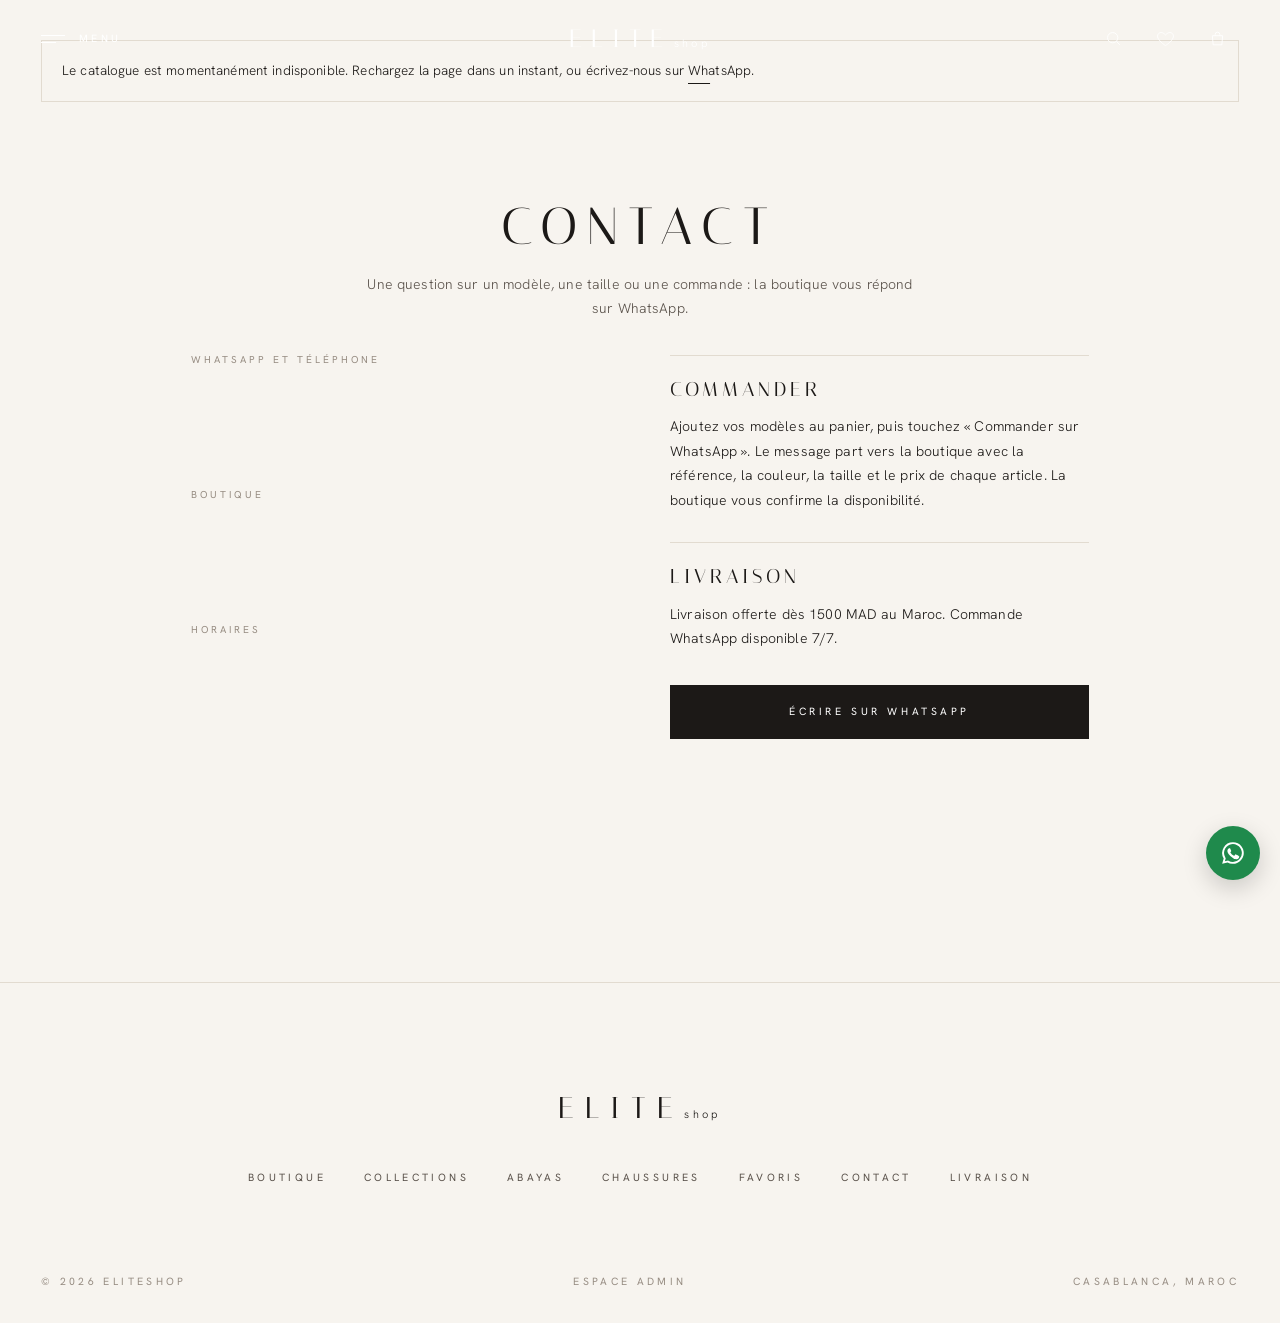
<file: contact.html>
<!doctype html>
<html lang="fr">
<head>
<meta charset="utf-8">
<meta name="viewport" content="width=device-width,initial-scale=1,viewport-fit=cover">
<title>Contact · ELITEshop</title>
<meta name="description" content="ELITEshop : prêt-à-porter, abayas et chaussures femme.">
<meta name="robots" content="index,follow">
<link rel="preconnect" href="https://fonts.googleapis.com"><link rel="preconnect" href="https://fonts.gstatic.com" crossorigin><link href="https://fonts.googleapis.com/css2?family=Italiana&family=Hanken+Grotesk:wght@300;400;500&display=swap" rel="stylesheet">
<style>
:root{
  --bg:#f7f4ef; --paper:#eee9e1; --ink:#1c1917; --ink2:#5a524b; --muted:#978d83; --line:#e2dbd0;
  --accent:#6b2532;
  --disp:"Italiana","Didot",Georgia,serif;
  --sans:"Hanken Grotesk","Helvetica Neue",Arial,sans-serif;
  --pad:clamp(18px,3.2vw,56px); --hh:78px; --gap:6px;
  --ease:cubic-bezier(.22,.61,.2,1);
}
*{box-sizing:border-box;margin:0;padding:0}
html{-webkit-text-size-adjust:100%}
body{background:var(--bg);color:var(--ink);font:300 14px/1.75 var(--sans);letter-spacing:.01em;-webkit-font-smoothing:antialiased}
body.solid{padding-top:var(--hh)}
[id]{scroll-margin-top:calc(var(--hh) + 28px)}
img{display:block;max-width:100%}
a{color:inherit;text-decoration:none}
button{font:inherit;color:inherit;background:none;border:0;cursor:pointer;letter-spacing:inherit;text-transform:inherit}
:focus-visible{outline:1px solid var(--accent);outline-offset:3px}
.sr{position:absolute;width:1px;height:1px;overflow:hidden;clip:rect(0 0 0 0)}
.cap{font:400 10.5px/1.4 var(--sans);letter-spacing:.32em;text-transform:uppercase}
.disp{font-family:var(--disp);font-weight:400;text-transform:uppercase;letter-spacing:.2em;line-height:1.12}
.btn-line{display:inline-flex;align-items:center;justify-content:center;min-height:46px;padding:0 38px;border:1px solid currentColor;
  font:400 10.5px/1 var(--sans);letter-spacing:.34em;text-transform:uppercase;transition:background .5s var(--ease),color .5s var(--ease),border-color .5s}
.btn-line--w{color:#fff;border-color:rgba(255,255,255,.75)}
.btn-line--w:hover{background:#fff;color:var(--ink)}
.btn-line--d:hover{background:var(--ink);color:#fff}
.btn-fill{display:flex;align-items:center;justify-content:center;min-height:54px;background:var(--ink);color:#fff;width:100%;
  font:400 10.5px/1 var(--sans);letter-spacing:.34em;text-transform:uppercase;transition:background .4s}
.btn-fill:hover{background:var(--accent)}
.ul{position:relative;padding-bottom:5px}
.ul::after{content:"";position:absolute;left:0;bottom:0;width:100%;height:1px;background:currentColor;transform:scaleX(.35);transform-origin:left;transition:transform .6s var(--ease)}
a:hover>.ul::after,.ul:hover::after{transform:scaleX(1)}

/* en-tete */
.hd{position:fixed;top:0;left:0;right:0;z-index:60;height:var(--hh);display:grid;grid-template-columns:1fr auto 1fr;align-items:center;
  padding:0 var(--pad);color:var(--ink);transition:background .5s,color .5s,border-color .5s;border-bottom:1px solid transparent}
.hd.is-over{color:#fff}
.hd.is-solid,body.solid .hd{background:rgba(247,244,239,.94);backdrop-filter:blur(10px);-webkit-backdrop-filter:blur(10px);color:var(--ink);border-bottom-color:var(--line)}
.hd__l{display:flex;align-items:center}
.hd__r{display:flex;justify-content:flex-end;align-items:center;gap:8px}
.mbtn{display:inline-flex;align-items:center;gap:14px;height:44px}
.mbtn i{display:grid;gap:6px;width:24px}
.mbtn i::before,.mbtn i::after{content:"";height:1px;background:currentColor;display:block}
.mbtn i::after{width:15px}
.ico{width:44px;height:44px;display:inline-flex;align-items:center;justify-content:center;position:relative}
.ico svg{width:19px;height:19px;stroke:currentColor;fill:none;stroke-width:1.1}
.bag .count{position:absolute;top:9px;right:6px;width:7px;height:7px;border-radius:50%;background:var(--accent);font-size:0}
.logo{display:inline-flex;align-items:baseline;gap:4px;white-space:nowrap;line-height:1}
.logo b{font:400 25px/1 var(--disp);letter-spacing:.36em;margin-right:-.1em}
.logo span{font:300 11px/1 var(--sans);letter-spacing:.3em}

/* menu plein ecran */
.fm{position:fixed;inset:0;z-index:120;background:var(--bg);display:grid;grid-template-columns:1fr 1fr;
  clip-path:inset(0 0 100% 0);transition:clip-path .9s var(--ease);visibility:hidden}
.fm.on{clip-path:inset(0 0 0 0);visibility:visible}
.fm__l{display:flex;flex-direction:column;padding:0 var(--pad) 40px;overflow:auto}
.fm__top{height:var(--hh);display:flex;align-items:center;flex:none}
.fm__nav{margin:auto 0;padding:30px 0 30px clamp(0px,4vw,70px)}
.fm__nav li{list-style:none;overflow:hidden}
.fm__nav>li{padding:6px 0}
.fm__nav>li>a{display:inline-block;font:400 clamp(34px,4.4vw,64px)/1.15 var(--disp);letter-spacing:.14em;text-transform:uppercase;
  transform:translateY(105%);transition:transform .9s var(--ease),color .3s}
.fm.on .fm__nav>li>a{transform:none}
.fm.on .fm__nav>li:nth-child(2)>a{transition-delay:.06s}.fm.on .fm__nav>li:nth-child(3)>a{transition-delay:.12s}.fm.on .fm__nav>li:nth-child(4)>a{transition-delay:.18s}.fm.on .fm__nav>li:nth-child(5)>a{transition-delay:.24s}
.fm__nav>li>a:hover{color:var(--accent)}
.fm__sub{display:flex;flex-wrap:wrap;gap:8px 26px;padding:4px 0 10px 4px}
.fm__sub a{color:var(--ink2)}
.fm__sub a:hover{color:var(--ink)}
.fm__foot{display:flex;justify-content:space-between;gap:20px;color:var(--muted);flex:none}
.fm__r{position:relative;overflow:hidden;background:var(--paper)}
.fm__r img{position:absolute;inset:0;width:100%;height:100%;object-fit:cover;opacity:0;transform:scale(1.06);transition:opacity .9s var(--ease),transform 2.4s var(--ease)}
.fm__r img.on{opacity:1;transform:none}

/* emplacements video */
.vslot{position:relative;overflow:hidden;background:#3a302a}
.vslot__fb{position:absolute;inset:0}
.vslot__fb img{width:100%;height:100%;object-fit:cover}
.kb img,.kb.vslot__fb img{animation:kb 26s ease-in-out infinite alternate;transform-origin:50% 55%}
@keyframes kb{from{transform:scale(1.001)}to{transform:scale(1.1)}}
.vslot__video{position:absolute;inset:0;width:100%;height:100%;object-fit:cover;opacity:0;transition:opacity 1.2s}
.vslot.is-video .vslot__video{opacity:1}
.vslot.is-video .vslot__fb{opacity:0}
.shade{position:absolute;inset:0;pointer-events:none;background:linear-gradient(180deg,rgba(18,13,10,.22) 0%,rgba(18,13,10,0) 22%,rgba(18,13,10,0) 55%,rgba(18,13,10,.42) 100%)}

/* legendes */
.mq-tag{position:absolute;z-index:6;left:12px;top:12px;background:rgba(28,25,23,.72);color:#f3ece2;font:500 9px/1 var(--sans);
  letter-spacing:.16em;text-transform:uppercase;padding:6px 8px;pointer-events:none;white-space:nowrap;display:none}
.mq-tag--photo{background:rgba(107,37,50,.85)}.mq-tag--four{background:rgba(110,96,80,.85)}
.mq-tag--video{background:rgba(255,255,255,.94);color:var(--ink);padding:8px 10px;top:calc(var(--hh) + 10px);left:var(--pad)}
.tags .mq-tag{display:block}
.mq-pill{position:fixed;right:14px;bottom:14px;z-index:80;background:rgba(28,25,23,.86);color:#f3ece2;font:500 9px/1 var(--sans);letter-spacing:.2em;
  text-transform:uppercase;padding:9px 13px;border-radius:30px;opacity:.55;transition:opacity .3s}
.mq-pill:hover{opacity:1}
.note{font-size:11.5px;color:var(--muted);letter-spacing:.02em}

/* cartes */
.card{display:block}
.card__img{position:relative;aspect-ratio:3/4;overflow:hidden;background:var(--paper)}
.card__img img{position:absolute;inset:0;width:100%;height:100%;object-fit:cover;transition:opacity .8s var(--ease),transform 1.6s var(--ease)}
.card__img img.fit{object-fit:contain}
.card__img img.alt{opacity:0}
.card:hover .card__img img.alt{opacity:1}
.card:hover .card__img img{transform:scale(1.03)}
.card__info{padding:16px 2px 0;display:grid;gap:5px}
.card__name{font:400 10.5px/1.6 var(--sans);letter-spacing:.2em;text-transform:uppercase}
.card__sub{font-size:12.5px;color:var(--muted)}

/* defilement horizontal */
.rail__hd{display:flex;align-items:flex-end;justify-content:space-between;gap:20px;padding:0 var(--pad) 34px}
.rail__hd h2{font-size:clamp(28px,3vw,44px)}
.rail__ctl{display:flex;align-items:center;gap:22px}
.rail__ctl button{width:40px;height:40px;display:inline-flex;align-items:center;justify-content:center;border:1px solid var(--line);border-radius:50%;transition:border-color .3s}
.rail__ctl button:hover{border-color:var(--ink)}
.rail__ctl svg{width:14px;height:14px;stroke:currentColor;fill:none;stroke-width:1.2}
.rail__track{display:grid;grid-auto-flow:column;grid-auto-columns:clamp(260px,29vw,520px);gap:var(--gap);overflow-x:auto;scroll-snap-type:x mandatory;
  padding:0 var(--pad);scroll-padding:0 var(--pad);scrollbar-width:none}
.rail__track::-webkit-scrollbar{display:none}
.rail__track>*{scroll-snap-align:start}
.rail__bar{margin:34px var(--pad) 0;height:1px;background:var(--line);position:relative}
.rail__bar i{position:absolute;left:0;top:0;height:1px;background:var(--ink);width:20%;transition:transform .2s linear}

/* pied de page */
.ft{padding:110px var(--pad) 34px;text-align:center;border-top:1px solid var(--line);margin-top:clamp(90px,12vw,170px)}
.ft .logo b{font-size:30px}
.ft__links{display:flex;justify-content:center;flex-wrap:wrap;gap:12px 38px;margin:44px 0 50px}
.ft__links a{color:var(--ink2)}.ft__links a:hover{color:var(--ink)}
.ft form{display:flex;max-width:420px;margin:0 auto;border-bottom:1px solid var(--ink)}
.ft input{flex:1;background:none;border:0;font:300 14px var(--sans);padding:12px 0;outline:none;color:var(--ink);text-align:left}
.ft input::placeholder{color:var(--muted)}
.ft__bot{display:flex;justify-content:space-between;gap:20px;margin-top:90px;color:var(--muted)}
.ft__bot a:hover{color:var(--ink)}

/* panneaux */
.ov{position:fixed;inset:0;background:rgba(28,25,23,.32);z-index:90;opacity:0;visibility:hidden;transition:opacity .5s,visibility .5s}
.ov.on{opacity:1;visibility:visible}
.drw{position:fixed;top:0;bottom:0;right:0;width:min(460px,100%);background:var(--bg);z-index:100;display:flex;flex-direction:column;
  transform:translateX(100%);transition:transform .7s var(--ease)}
.drw.on{transform:none}
.drw__hd{display:flex;align-items:center;justify-content:space-between;height:var(--hh);padding:0 30px;border-bottom:1px solid var(--line)}
.drw__bd{flex:1;overflow:auto;padding:6px 30px}
.drw__ft{padding:24px 30px 30px;border-top:1px solid var(--line);display:grid;gap:14px}
.ci{display:grid;grid-template-columns:92px 1fr;gap:18px;padding:22px 0;border-bottom:1px solid var(--line)}
.ci img{width:92px;aspect-ratio:3/4;object-fit:cover;background:var(--paper)}
.ci h3{font:400 10.5px/1.6 var(--sans);letter-spacing:.18em;text-transform:uppercase;margin-bottom:6px}
.ci p{font-size:12.5px;color:var(--ink2)}
.ci__row{display:flex;justify-content:space-between;align-items:center;margin-top:12px}
.qty{display:inline-flex;align-items:center;gap:14px;font-size:13px}
.qty button{width:22px;height:22px;border:1px solid var(--line);border-radius:50%;line-height:1}
.rm{font-size:10px;letter-spacing:.2em;text-transform:uppercase;color:var(--muted)}
.tot{display:flex;justify-content:space-between}
.empty{padding:70px 0;text-align:center;color:var(--muted)}
.srch{position:fixed;left:0;right:0;top:0;z-index:110;background:var(--bg);padding:0 var(--pad) 50px;transform:translateY(-102%);
  transition:transform .8s var(--ease);max-height:92vh;overflow:auto;border-bottom:1px solid var(--line)}
.srch.on{transform:none}
.srch__bar{display:flex;align-items:center;gap:16px;height:var(--hh);border-bottom:1px solid var(--line)}
.srch__bar input{flex:1;border:0;background:none;font:400 24px/1.2 var(--disp);letter-spacing:.14em;text-transform:uppercase;outline:none;color:var(--ink)}
.srch__res{display:grid;grid-template-columns:repeat(3,1fr);gap:var(--gap);margin:30px auto 0;max-width:1180px}

/* apparition */
.js .rv{opacity:0;transform:translateY(26px);transition:opacity 1.2s var(--ease),transform 1.2s var(--ease)}
.js .rv.in{opacity:1;transform:none}
@media (prefers-reduced-motion:reduce){.kb img{animation:none}.js .rv{opacity:1;transform:none}*{transition-duration:.01ms!important}}

@media (max-width:900px){
  .fm{grid-template-columns:1fr}.fm__r{display:none}
}
@media (max-width:767px){
  :root{--hh:62px;--gap:4px}
  .mbtn .cap{display:none}
  .logo b{font-size:21px}.logo span{font-size:10px}
  .hd__r{gap:0}
  .rail__track{grid-auto-columns:72vw}
  .rail__hd{padding-bottom:24px}.rail__ctl button{display:none}
  .ft{padding-top:80px}.ft__links{gap:12px 24px}.ft__bot{flex-direction:column;align-items:center;margin-top:60px}
  .srch__res{grid-template-columns:1fr 1fr}
  .mq-tag--video{font-size:8px;max-width:calc(100% - 36px);white-space:normal;line-height:1.3}
}

.cban{height:82vh;min-height:520px;max-height:900px}
.cban__txt{position:absolute;left:0;right:0;bottom:clamp(40px,8vh,80px);text-align:center;color:#fff;z-index:3}
.cban__txt h1{font-size:clamp(40px,5vw,82px);letter-spacing:.2em;margin-bottom:14px}
.cbar{position:sticky;top:var(--hh);z-index:40;background:rgba(247,244,239,.96);backdrop-filter:blur(8px);-webkit-backdrop-filter:blur(8px);
  display:flex;justify-content:space-between;align-items:center;gap:20px;height:64px;padding:0 var(--pad);border-bottom:1px solid var(--line)}
.cbar__t{display:flex;gap:34px;overflow-x:auto;scrollbar-width:none;min-width:0}
.cbar__t::-webkit-scrollbar{display:none}
.cbar__t button{color:var(--muted);white-space:nowrap;padding:6px 0;position:relative;transition:color .3s}
.cbar__t button.on,.cbar__t button:hover{color:var(--ink)}
.cbar__t button.on::after{content:"";position:absolute;left:0;right:.32em;bottom:0;height:1px;background:var(--ink)}
.cbar__r{display:flex;gap:30px;align-items:center;white-space:nowrap}
.cbar__r span{color:var(--muted)}
.cgrid{scroll-margin-top:calc(var(--hh) + 64px);display:grid;grid-template-columns:repeat(3,1fr);gap:60px var(--gap);padding:var(--gap) var(--gap) 0}
.cgrid .card__info{padding:16px 14px 0}
.edit{grid-column:span 2;position:relative;overflow:hidden;aspect-ratio:3/2;display:block;background:var(--paper);align-self:start}
.edit img{width:100%;height:100%;object-fit:cover;transition:transform 2.4s var(--ease)}
.edit:hover img{transform:scale(1.035)}
.edit .cap{position:absolute;left:24px;bottom:22px;color:#fff;z-index:2}
.none{grid-column:1/-1;text-align:center;color:var(--muted);padding:90px 0}
.fp{position:fixed;top:0;bottom:0;right:0;width:min(440px,100%);background:var(--bg);z-index:100;display:flex;flex-direction:column;transform:translateX(100%);transition:transform .7s var(--ease)}
.fp.on{transform:none}
.fp__bd{flex:1;overflow:auto;padding:10px 30px 20px}
.fp h3{padding:26px 0 16px;color:var(--muted)}
.fp label{display:flex;align-items:center;gap:12px;padding:6px 0;cursor:pointer;font-size:14px}
.fp label span{margin-left:auto;color:var(--muted);font-size:12px}
.fp input{appearance:none;width:14px;height:14px;border:1px solid #b6aa9e;border-radius:50%;margin:0;display:grid;place-content:center}
.fp input:checked{border-color:var(--ink)}
.fp input:checked::after{content:"";width:6px;height:6px;border-radius:50%;background:var(--ink)}
.sws{display:flex;flex-wrap:wrap;gap:16px 18px}
.sws button{display:flex;flex-direction:column;align-items:center;gap:8px;font-size:11px;color:var(--ink2);width:52px}
.sws i{width:24px;height:24px;border-radius:50%;box-shadow:inset 0 0 0 1px rgba(0,0,0,.1),0 0 0 3px var(--bg),0 0 0 3px transparent;transition:box-shadow .3s}
.sws button.on i{box-shadow:inset 0 0 0 1px rgba(0,0,0,.1),0 0 0 3px var(--bg),0 0 0 4px var(--ink)}
.fp__ft{display:grid;grid-template-columns:auto 1fr;gap:20px;align-items:center;padding:20px 30px 28px;border-top:1px solid var(--line)}
@media (max-width:900px){.cgrid{grid-template-columns:repeat(2,1fr);gap:44px var(--gap)}}
@media (max-width:767px){.cbar{height:56px;padding:0 16px}.cbar__t{gap:22px}.cbar__r span{display:none}.cgrid .card__info{padding:12px 8px 0}
  .edit{aspect-ratio:4/3}.cban{height:72svh}}
</style>
<link rel="stylesheet" href="assets/boutique.css">
<!-- Meta Pixel ELITE shop -->
<script>!function(f,b,e,v,n,t,s){if(f.fbq)return;n=f.fbq=function(){n.callMethod?n.callMethod.apply(n,arguments):n.queue.push(arguments)};if(!f._fbq)f._fbq=n;n.push=n;n.loaded=!0;n.version='2.0';n.queue=[];t=b.createElement(e);t.async=!0;t.src=v;s=b.getElementsByTagName(e)[0];s.parentNode.insertBefore(t,s)}(window,document,'script','https://connect.facebook.net/en_US/fbevents.js');fbq('init','1453032923647153');fbq('track','PageView');</script>
<noscript><img height="1" width="1" style="display:none" src="https://www.facebook.com/tr?id=1453032923647153&ev=PageView&noscript=1"/></noscript>
<!-- Fin Meta Pixel -->
</head>
<body class="">
<header class="hd is-over" id="hd">
  <div class="hd__l"><button class="mbtn" data-open="fm" aria-label="Ouvrir le menu"><i></i><span class="cap">Menu</span></button></div>
  <a class="logo" href="index.html" aria-label="ELITEshop, accueil"><b>ELITE</b><span>shop</span></a>
  <div class="hd__r">
    <button class="ico" data-open="search" aria-label="Rechercher"><svg viewBox="0 0 24 24"><circle cx="11" cy="11" r="6.5"/><path d="M20 20l-4.2-4.2"/></svg></button>
    <a class="ico" href="favoris.html" aria-label="Favoris"><svg viewBox="0 0 24 24" aria-hidden="true"><path d="M12 21s-7-4.5-9.5-9.5C1 8 3 4.5 6.5 4.5c2 0 3.5 1 5.5 3 2-2 3.5-3 5.5-3C21 4.5 23 8 21.5 11.5 19 16.5 12 21 12 21z"/></svg><span class="wcount" data-wish-count hidden>0</span></a>
    <button class="ico bag" data-open="cart" aria-label="Panier"><svg viewBox="0 0 24 24"><path d="M5.5 8.5h13l-1 11.5h-11z"/><path d="M9 8.5V7a3 3 0 0 1 6 0v1.5"/></svg><span class="count" data-cart-count hidden>0</span></button>
  </div>
</header>
<div class="fm" id="fm" aria-hidden="true" role="dialog" aria-label="Menu">
  <div class="fm__l">
    <div class="fm__top"><button class="mbtn" data-close aria-label="Fermer le menu"><svg style="width:20px;height:20px;stroke:currentColor;fill:none;stroke-width:1.1" viewBox="0 0 24 24"><path d="M6 6l12 12M18 6L6 18"/></svg><span class="cap">Fermer</span></button></div>
    <ul class="fm__nav">
      <li><a href="collection.html?cat=tout" data-img="0">Boutique</a></li>
      <li><a href="collection.html?cat=pap" data-img="1">Prêt-à-porter</a>
        <div class="fm__sub cap"><a href="collection.html?cat=pap&amp;type=Ensembles">Ensembles</a><a href="collection.html?cat=pap&amp;type=Chemises">Chemises</a><a href="collection.html?cat=pap&amp;type=Vestes">Vestes</a><a href="collection.html?cat=pap&amp;type=Pantalons">Pantalons</a><a href="collection.html?cat=pap&amp;type=Jeans">Jeans</a></div></li>
      <li><a href="collection.html?cat=pap&amp;type=Abayas" data-img="4">Abayas</a></li>
      <li><a href="collection.html?cat=chaussures" data-img="2">Chaussures</a>
        <div class="fm__sub cap"><a href="collection.html?cat=chaussures&amp;type=Mocassins">Mocassins</a><a href="collection.html?cat=chaussures&amp;type=Bottines">Bottines</a><a href="collection.html?cat=chaussures&amp;type=Baskets">Baskets</a></div></li>
      <li><a href="collections.html" data-img="3">Collections</a></li>
      <li><a href="contact.html" data-img="1">Contact</a></li>
    </ul>
    <div class="fm__foot cap"><span>Prêt-à-porter et chaussures femme</span><span>Casablanca</span></div>
  </div>
  <div class="fm__r">
    <img class="on" src="assets/img/fournie-produit-15.jpg" alt="" loading="lazy" style="object-position:50% 6%">
    <img src="assets/img/fournie-produit-14.jpg" alt="" loading="lazy" style="object-position:50% 25%">
    <img src="assets/img/gen-essai-pieds-lot2-03.jpg" alt="" loading="lazy" style="object-position:50% 70%">
    <img src="assets/img/gen-lot2-16.jpg" alt="" loading="lazy">
    <img src="assets/img/gen-lot3-35.jpg" alt="" loading="lazy" style="object-position:50% 30%">
  </div>
</div>
<main>
<div class="pghd"><h1 class="disp">Contact</h1><p>Une question sur un modèle, une taille ou une commande : la boutique vous répond sur WhatsApp.</p></div>
<div class="ctc">
  <dl>
    <div><dt>WhatsApp et téléphone</dt><dd><a class="ul" data-wa-link href="#" target="_blank" rel="noopener" data-phone></a></dd></div>
    <div><dt>Boutique</dt><dd data-addr></dd></div>
    <div><dt>Horaires</dt><dd data-hours></dd></div>
  </dl>
  <div>
    <div class="blk" id="commande"><h2 class="disp">Commander</h2><p>Ajoutez vos modèles au panier, puis touchez « Commander sur WhatsApp ». Le message part vers la boutique avec la référence, la couleur, la taille et le prix de chaque article. La boutique vous confirme la disponibilité.</p></div>
    <div class="blk" id="livraison" style="margin-top:30px"><h2 class="disp">Livraison</h2><p>Livraison offerte dès 1500 MAD au Maroc. Commande WhatsApp disponible 7/7.</p></div>
    <p style="margin-top:34px"><a class="btn-fill" data-wa-link href="#" target="_blank" rel="noopener">Écrire sur WhatsApp</a></p>
  </div>
</div>
</main>
<footer class="ft">
  <a class="logo" href="index.html"><b>ELITE</b><span>shop</span></a>
  <nav class="ft__links cap" aria-label="Liens du pied de page"><a href="collection.html?cat=tout">Boutique</a><a href="collections.html">Collections</a><a href="collection.html?cat=pap&amp;type=Abayas">Abayas</a><a href="collection.html?cat=chaussures">Chaussures</a><a href="favoris.html">Favoris</a><a href="contact.html">Contact</a><a href="contact.html#livraison">Livraison</a></nav>
  <div class="ft__bot cap"><span>© 2026 ELITEshop</span><a href="login.html">Espace admin</a><span>Casablanca, Maroc</span></div>
</footer>
<div class="ov" data-ov></div>
<aside class="drw" id="cart" aria-label="Panier" aria-hidden="true">
  <div class="drw__hd"><span class="cap">Panier</span><button class="ico" data-close aria-label="Fermer"><svg viewBox="0 0 24 24"><path d="M6 6l12 12M18 6L6 18"/></svg></button></div>
  <div class="drw__bd" data-cart-body></div>
  <div class="drw__ft">
    <div class="tot cap"><span>Total</span><span data-cart-total>0 MAD</span></div>
    <button class="btn-fill" data-checkout>Commander sur WhatsApp</button>
    <p class="note" style="margin-top:10px">La commande est envoyée à la boutique sur WhatsApp, qui confirme la disponibilité et la livraison.</p>
  </div>
</aside>
<div class="srch" id="search" aria-hidden="true">
  <div class="srch__bar"><svg style="width:20px;height:20px;stroke:currentColor;fill:none;stroke-width:1.1" viewBox="0 0 24 24"><circle cx="11" cy="11" r="6.5"/><path d="M20 20l-4.2-4.2"/></svg><label class="sr" for="q">Rechercher</label><input id="q" type="search" placeholder="Rechercher" autocomplete="off"><button class="ico" data-close aria-label="Fermer"><svg viewBox="0 0 24 24"><path d="M6 6l12 12M18 6L6 18"/></svg></button></div>
  <div class="srch__res" data-search-res></div>
</div>
<script src="assets/catalogue.js"></script>
<script>
window.pageInit = function(){
document.querySelectorAll('[data-wa-link]').forEach(a => a.href = waUrl('Bonjour ELITEshop 👋, j’ai une question sur vos produits.'));
document.querySelector('[data-phone]').textContent = ES_SHOP.phone;
document.querySelector('[data-addr]').textContent = ES_SHOP.address;
document.querySelector('[data-hours]').textContent = ES_SHOP.hours;
};
</script>
<script src="assets/boutique.js"></script>
<a class="wa-fab" href="https://wa.me/212766963826?text=Bonjour%20ELITEshop%2C%20j%E2%80%99ai%20une%20question%20sur%20vos%20produits." target="_blank" rel="noopener" aria-label="Écrire à la boutique sur WhatsApp"><svg viewBox="0 0 24 24" aria-hidden="true"><path d="M12 2a10 10 0 0 0-8.6 15.1L2 22l5-1.3A10 10 0 1 0 12 2zm0 18.2a8.2 8.2 0 0 1-4.2-1.1l-.3-.2-3 .8.8-2.9-.2-.3A8.2 8.2 0 1 1 12 20.2zm4.5-6.1c-.2-.1-1.5-.7-1.7-.8s-.4-.1-.6.1-.7.8-.8 1-.3.2-.5.1a6.7 6.7 0 0 1-3.3-2.9c-.2-.4.2-.4.7-1.3.1-.2 0-.3 0-.4l-.8-1.8c-.2-.5-.4-.4-.6-.4h-.5a1 1 0 0 0-.7.3 3 3 0 0 0-.9 2.2 5.2 5.2 0 0 0 1.1 2.8 11.9 11.9 0 0 0 4.6 4c1.7.7 2.4.8 3.2.7a2.8 2.8 0 0 0 1.8-1.3 2.3 2.3 0 0 0 .2-1.3c-.1-.1-.3-.2-.5-.3z"/></svg></a>
</body>
</html>
</file>
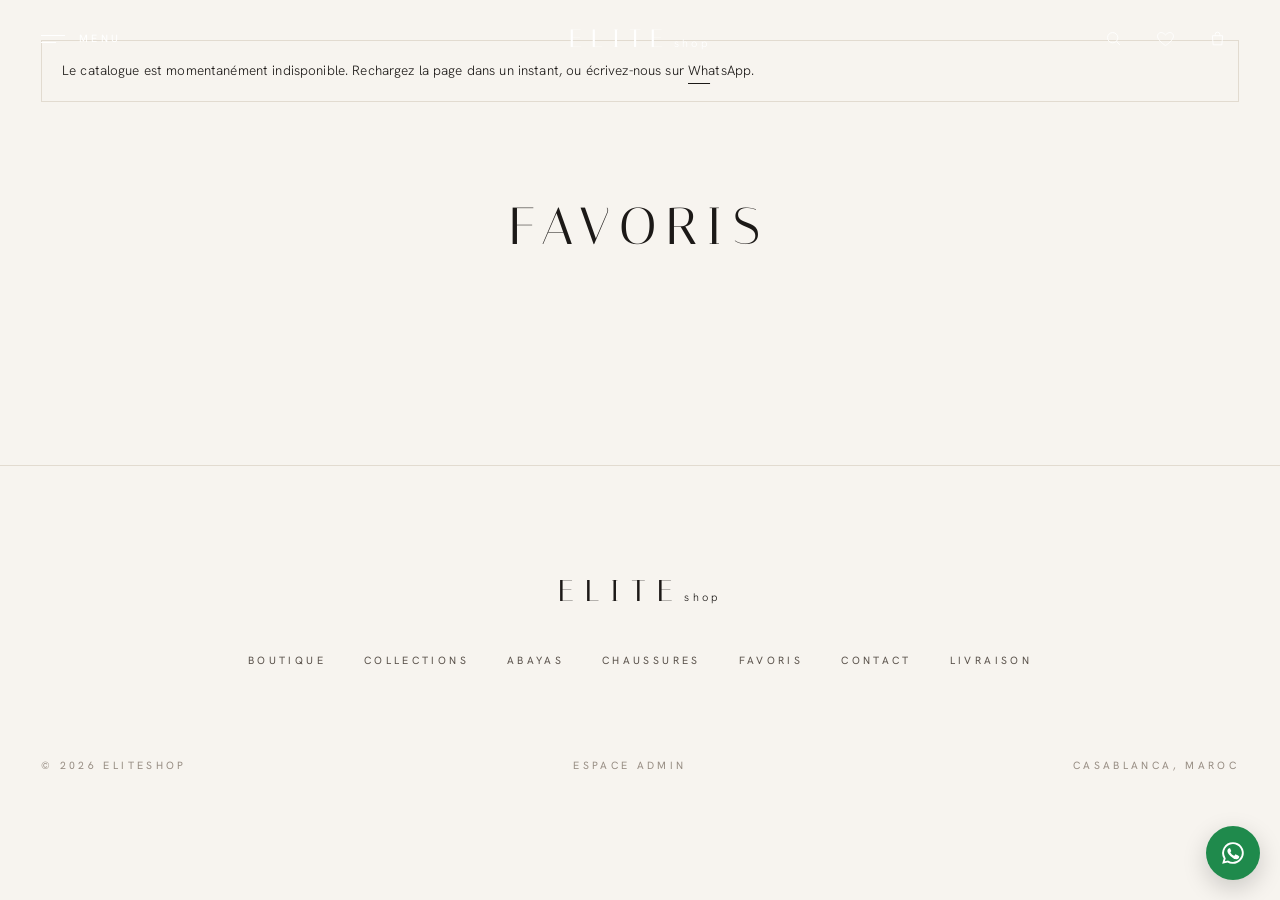
<file: favoris.html>
<!doctype html>
<html lang="fr">
<head>
<meta charset="utf-8">
<meta name="viewport" content="width=device-width,initial-scale=1,viewport-fit=cover">
<title>Favoris · ELITEshop</title>
<meta name="description" content="ELITEshop : prêt-à-porter, abayas et chaussures femme.">
<meta name="robots" content="index,follow">
<link rel="preconnect" href="https://fonts.googleapis.com"><link rel="preconnect" href="https://fonts.gstatic.com" crossorigin><link href="https://fonts.googleapis.com/css2?family=Italiana&family=Hanken+Grotesk:wght@300;400;500&display=swap" rel="stylesheet">
<style>
:root{
  --bg:#f7f4ef; --paper:#eee9e1; --ink:#1c1917; --ink2:#5a524b; --muted:#978d83; --line:#e2dbd0;
  --accent:#6b2532;
  --disp:"Italiana","Didot",Georgia,serif;
  --sans:"Hanken Grotesk","Helvetica Neue",Arial,sans-serif;
  --pad:clamp(18px,3.2vw,56px); --hh:78px; --gap:6px;
  --ease:cubic-bezier(.22,.61,.2,1);
}
*{box-sizing:border-box;margin:0;padding:0}
html{-webkit-text-size-adjust:100%}
body{background:var(--bg);color:var(--ink);font:300 14px/1.75 var(--sans);letter-spacing:.01em;-webkit-font-smoothing:antialiased}
body.solid{padding-top:var(--hh)}
[id]{scroll-margin-top:calc(var(--hh) + 28px)}
img{display:block;max-width:100%}
a{color:inherit;text-decoration:none}
button{font:inherit;color:inherit;background:none;border:0;cursor:pointer;letter-spacing:inherit;text-transform:inherit}
:focus-visible{outline:1px solid var(--accent);outline-offset:3px}
.sr{position:absolute;width:1px;height:1px;overflow:hidden;clip:rect(0 0 0 0)}
.cap{font:400 10.5px/1.4 var(--sans);letter-spacing:.32em;text-transform:uppercase}
.disp{font-family:var(--disp);font-weight:400;text-transform:uppercase;letter-spacing:.2em;line-height:1.12}
.btn-line{display:inline-flex;align-items:center;justify-content:center;min-height:46px;padding:0 38px;border:1px solid currentColor;
  font:400 10.5px/1 var(--sans);letter-spacing:.34em;text-transform:uppercase;transition:background .5s var(--ease),color .5s var(--ease),border-color .5s}
.btn-line--w{color:#fff;border-color:rgba(255,255,255,.75)}
.btn-line--w:hover{background:#fff;color:var(--ink)}
.btn-line--d:hover{background:var(--ink);color:#fff}
.btn-fill{display:flex;align-items:center;justify-content:center;min-height:54px;background:var(--ink);color:#fff;width:100%;
  font:400 10.5px/1 var(--sans);letter-spacing:.34em;text-transform:uppercase;transition:background .4s}
.btn-fill:hover{background:var(--accent)}
.ul{position:relative;padding-bottom:5px}
.ul::after{content:"";position:absolute;left:0;bottom:0;width:100%;height:1px;background:currentColor;transform:scaleX(.35);transform-origin:left;transition:transform .6s var(--ease)}
a:hover>.ul::after,.ul:hover::after{transform:scaleX(1)}

/* en-tete */
.hd{position:fixed;top:0;left:0;right:0;z-index:60;height:var(--hh);display:grid;grid-template-columns:1fr auto 1fr;align-items:center;
  padding:0 var(--pad);color:var(--ink);transition:background .5s,color .5s,border-color .5s;border-bottom:1px solid transparent}
.hd.is-over{color:#fff}
.hd.is-solid,body.solid .hd{background:rgba(247,244,239,.94);backdrop-filter:blur(10px);-webkit-backdrop-filter:blur(10px);color:var(--ink);border-bottom-color:var(--line)}
.hd__l{display:flex;align-items:center}
.hd__r{display:flex;justify-content:flex-end;align-items:center;gap:8px}
.mbtn{display:inline-flex;align-items:center;gap:14px;height:44px}
.mbtn i{display:grid;gap:6px;width:24px}
.mbtn i::before,.mbtn i::after{content:"";height:1px;background:currentColor;display:block}
.mbtn i::after{width:15px}
.ico{width:44px;height:44px;display:inline-flex;align-items:center;justify-content:center;position:relative}
.ico svg{width:19px;height:19px;stroke:currentColor;fill:none;stroke-width:1.1}
.bag .count{position:absolute;top:9px;right:6px;width:7px;height:7px;border-radius:50%;background:var(--accent);font-size:0}
.logo{display:inline-flex;align-items:baseline;gap:4px;white-space:nowrap;line-height:1}
.logo b{font:400 25px/1 var(--disp);letter-spacing:.36em;margin-right:-.1em}
.logo span{font:300 11px/1 var(--sans);letter-spacing:.3em}

/* menu plein ecran */
.fm{position:fixed;inset:0;z-index:120;background:var(--bg);display:grid;grid-template-columns:1fr 1fr;
  clip-path:inset(0 0 100% 0);transition:clip-path .9s var(--ease);visibility:hidden}
.fm.on{clip-path:inset(0 0 0 0);visibility:visible}
.fm__l{display:flex;flex-direction:column;padding:0 var(--pad) 40px;overflow:auto}
.fm__top{height:var(--hh);display:flex;align-items:center;flex:none}
.fm__nav{margin:auto 0;padding:30px 0 30px clamp(0px,4vw,70px)}
.fm__nav li{list-style:none;overflow:hidden}
.fm__nav>li{padding:6px 0}
.fm__nav>li>a{display:inline-block;font:400 clamp(34px,4.4vw,64px)/1.15 var(--disp);letter-spacing:.14em;text-transform:uppercase;
  transform:translateY(105%);transition:transform .9s var(--ease),color .3s}
.fm.on .fm__nav>li>a{transform:none}
.fm.on .fm__nav>li:nth-child(2)>a{transition-delay:.06s}.fm.on .fm__nav>li:nth-child(3)>a{transition-delay:.12s}.fm.on .fm__nav>li:nth-child(4)>a{transition-delay:.18s}.fm.on .fm__nav>li:nth-child(5)>a{transition-delay:.24s}
.fm__nav>li>a:hover{color:var(--accent)}
.fm__sub{display:flex;flex-wrap:wrap;gap:8px 26px;padding:4px 0 10px 4px}
.fm__sub a{color:var(--ink2)}
.fm__sub a:hover{color:var(--ink)}
.fm__foot{display:flex;justify-content:space-between;gap:20px;color:var(--muted);flex:none}
.fm__r{position:relative;overflow:hidden;background:var(--paper)}
.fm__r img{position:absolute;inset:0;width:100%;height:100%;object-fit:cover;opacity:0;transform:scale(1.06);transition:opacity .9s var(--ease),transform 2.4s var(--ease)}
.fm__r img.on{opacity:1;transform:none}

/* emplacements video */
.vslot{position:relative;overflow:hidden;background:#3a302a}
.vslot__fb{position:absolute;inset:0}
.vslot__fb img{width:100%;height:100%;object-fit:cover}
.kb img,.kb.vslot__fb img{animation:kb 26s ease-in-out infinite alternate;transform-origin:50% 55%}
@keyframes kb{from{transform:scale(1.001)}to{transform:scale(1.1)}}
.vslot__video{position:absolute;inset:0;width:100%;height:100%;object-fit:cover;opacity:0;transition:opacity 1.2s}
.vslot.is-video .vslot__video{opacity:1}
.vslot.is-video .vslot__fb{opacity:0}
.shade{position:absolute;inset:0;pointer-events:none;background:linear-gradient(180deg,rgba(18,13,10,.22) 0%,rgba(18,13,10,0) 22%,rgba(18,13,10,0) 55%,rgba(18,13,10,.42) 100%)}

/* legendes */
.mq-tag{position:absolute;z-index:6;left:12px;top:12px;background:rgba(28,25,23,.72);color:#f3ece2;font:500 9px/1 var(--sans);
  letter-spacing:.16em;text-transform:uppercase;padding:6px 8px;pointer-events:none;white-space:nowrap;display:none}
.mq-tag--photo{background:rgba(107,37,50,.85)}.mq-tag--four{background:rgba(110,96,80,.85)}
.mq-tag--video{background:rgba(255,255,255,.94);color:var(--ink);padding:8px 10px;top:calc(var(--hh) + 10px);left:var(--pad)}
.tags .mq-tag{display:block}
.mq-pill{position:fixed;right:14px;bottom:14px;z-index:80;background:rgba(28,25,23,.86);color:#f3ece2;font:500 9px/1 var(--sans);letter-spacing:.2em;
  text-transform:uppercase;padding:9px 13px;border-radius:30px;opacity:.55;transition:opacity .3s}
.mq-pill:hover{opacity:1}
.note{font-size:11.5px;color:var(--muted);letter-spacing:.02em}

/* cartes */
.card{display:block}
.card__img{position:relative;aspect-ratio:3/4;overflow:hidden;background:var(--paper)}
.card__img img{position:absolute;inset:0;width:100%;height:100%;object-fit:cover;transition:opacity .8s var(--ease),transform 1.6s var(--ease)}
.card__img img.fit{object-fit:contain}
.card__img img.alt{opacity:0}
.card:hover .card__img img.alt{opacity:1}
.card:hover .card__img img{transform:scale(1.03)}
.card__info{padding:16px 2px 0;display:grid;gap:5px}
.card__name{font:400 10.5px/1.6 var(--sans);letter-spacing:.2em;text-transform:uppercase}
.card__sub{font-size:12.5px;color:var(--muted)}

/* defilement horizontal */
.rail__hd{display:flex;align-items:flex-end;justify-content:space-between;gap:20px;padding:0 var(--pad) 34px}
.rail__hd h2{font-size:clamp(28px,3vw,44px)}
.rail__ctl{display:flex;align-items:center;gap:22px}
.rail__ctl button{width:40px;height:40px;display:inline-flex;align-items:center;justify-content:center;border:1px solid var(--line);border-radius:50%;transition:border-color .3s}
.rail__ctl button:hover{border-color:var(--ink)}
.rail__ctl svg{width:14px;height:14px;stroke:currentColor;fill:none;stroke-width:1.2}
.rail__track{display:grid;grid-auto-flow:column;grid-auto-columns:clamp(260px,29vw,520px);gap:var(--gap);overflow-x:auto;scroll-snap-type:x mandatory;
  padding:0 var(--pad);scroll-padding:0 var(--pad);scrollbar-width:none}
.rail__track::-webkit-scrollbar{display:none}
.rail__track>*{scroll-snap-align:start}
.rail__bar{margin:34px var(--pad) 0;height:1px;background:var(--line);position:relative}
.rail__bar i{position:absolute;left:0;top:0;height:1px;background:var(--ink);width:20%;transition:transform .2s linear}

/* pied de page */
.ft{padding:110px var(--pad) 34px;text-align:center;border-top:1px solid var(--line);margin-top:clamp(90px,12vw,170px)}
.ft .logo b{font-size:30px}
.ft__links{display:flex;justify-content:center;flex-wrap:wrap;gap:12px 38px;margin:44px 0 50px}
.ft__links a{color:var(--ink2)}.ft__links a:hover{color:var(--ink)}
.ft form{display:flex;max-width:420px;margin:0 auto;border-bottom:1px solid var(--ink)}
.ft input{flex:1;background:none;border:0;font:300 14px var(--sans);padding:12px 0;outline:none;color:var(--ink);text-align:left}
.ft input::placeholder{color:var(--muted)}
.ft__bot{display:flex;justify-content:space-between;gap:20px;margin-top:90px;color:var(--muted)}
.ft__bot a:hover{color:var(--ink)}

/* panneaux */
.ov{position:fixed;inset:0;background:rgba(28,25,23,.32);z-index:90;opacity:0;visibility:hidden;transition:opacity .5s,visibility .5s}
.ov.on{opacity:1;visibility:visible}
.drw{position:fixed;top:0;bottom:0;right:0;width:min(460px,100%);background:var(--bg);z-index:100;display:flex;flex-direction:column;
  transform:translateX(100%);transition:transform .7s var(--ease)}
.drw.on{transform:none}
.drw__hd{display:flex;align-items:center;justify-content:space-between;height:var(--hh);padding:0 30px;border-bottom:1px solid var(--line)}
.drw__bd{flex:1;overflow:auto;padding:6px 30px}
.drw__ft{padding:24px 30px 30px;border-top:1px solid var(--line);display:grid;gap:14px}
.ci{display:grid;grid-template-columns:92px 1fr;gap:18px;padding:22px 0;border-bottom:1px solid var(--line)}
.ci img{width:92px;aspect-ratio:3/4;object-fit:cover;background:var(--paper)}
.ci h3{font:400 10.5px/1.6 var(--sans);letter-spacing:.18em;text-transform:uppercase;margin-bottom:6px}
.ci p{font-size:12.5px;color:var(--ink2)}
.ci__row{display:flex;justify-content:space-between;align-items:center;margin-top:12px}
.qty{display:inline-flex;align-items:center;gap:14px;font-size:13px}
.qty button{width:22px;height:22px;border:1px solid var(--line);border-radius:50%;line-height:1}
.rm{font-size:10px;letter-spacing:.2em;text-transform:uppercase;color:var(--muted)}
.tot{display:flex;justify-content:space-between}
.empty{padding:70px 0;text-align:center;color:var(--muted)}
.srch{position:fixed;left:0;right:0;top:0;z-index:110;background:var(--bg);padding:0 var(--pad) 50px;transform:translateY(-102%);
  transition:transform .8s var(--ease);max-height:92vh;overflow:auto;border-bottom:1px solid var(--line)}
.srch.on{transform:none}
.srch__bar{display:flex;align-items:center;gap:16px;height:var(--hh);border-bottom:1px solid var(--line)}
.srch__bar input{flex:1;border:0;background:none;font:400 24px/1.2 var(--disp);letter-spacing:.14em;text-transform:uppercase;outline:none;color:var(--ink)}
.srch__res{display:grid;grid-template-columns:repeat(3,1fr);gap:var(--gap);margin:30px auto 0;max-width:1180px}

/* apparition */
.js .rv{opacity:0;transform:translateY(26px);transition:opacity 1.2s var(--ease),transform 1.2s var(--ease)}
.js .rv.in{opacity:1;transform:none}
@media (prefers-reduced-motion:reduce){.kb img{animation:none}.js .rv{opacity:1;transform:none}*{transition-duration:.01ms!important}}

@media (max-width:900px){
  .fm{grid-template-columns:1fr}.fm__r{display:none}
}
@media (max-width:767px){
  :root{--hh:62px;--gap:4px}
  .mbtn .cap{display:none}
  .logo b{font-size:21px}.logo span{font-size:10px}
  .hd__r{gap:0}
  .rail__track{grid-auto-columns:72vw}
  .rail__hd{padding-bottom:24px}.rail__ctl button{display:none}
  .ft{padding-top:80px}.ft__links{gap:12px 24px}.ft__bot{flex-direction:column;align-items:center;margin-top:60px}
  .srch__res{grid-template-columns:1fr 1fr}
  .mq-tag--video{font-size:8px;max-width:calc(100% - 36px);white-space:normal;line-height:1.3}
}

.cban{height:82vh;min-height:520px;max-height:900px}
.cban__txt{position:absolute;left:0;right:0;bottom:clamp(40px,8vh,80px);text-align:center;color:#fff;z-index:3}
.cban__txt h1{font-size:clamp(40px,5vw,82px);letter-spacing:.2em;margin-bottom:14px}
.cbar{position:sticky;top:var(--hh);z-index:40;background:rgba(247,244,239,.96);backdrop-filter:blur(8px);-webkit-backdrop-filter:blur(8px);
  display:flex;justify-content:space-between;align-items:center;gap:20px;height:64px;padding:0 var(--pad);border-bottom:1px solid var(--line)}
.cbar__t{display:flex;gap:34px;overflow-x:auto;scrollbar-width:none;min-width:0}
.cbar__t::-webkit-scrollbar{display:none}
.cbar__t button{color:var(--muted);white-space:nowrap;padding:6px 0;position:relative;transition:color .3s}
.cbar__t button.on,.cbar__t button:hover{color:var(--ink)}
.cbar__t button.on::after{content:"";position:absolute;left:0;right:.32em;bottom:0;height:1px;background:var(--ink)}
.cbar__r{display:flex;gap:30px;align-items:center;white-space:nowrap}
.cbar__r span{color:var(--muted)}
.cgrid{scroll-margin-top:calc(var(--hh) + 64px);display:grid;grid-template-columns:repeat(3,1fr);gap:60px var(--gap);padding:var(--gap) var(--gap) 0}
.cgrid .card__info{padding:16px 14px 0}
.edit{grid-column:span 2;position:relative;overflow:hidden;aspect-ratio:3/2;display:block;background:var(--paper);align-self:start}
.edit img{width:100%;height:100%;object-fit:cover;transition:transform 2.4s var(--ease)}
.edit:hover img{transform:scale(1.035)}
.edit .cap{position:absolute;left:24px;bottom:22px;color:#fff;z-index:2}
.none{grid-column:1/-1;text-align:center;color:var(--muted);padding:90px 0}
.fp{position:fixed;top:0;bottom:0;right:0;width:min(440px,100%);background:var(--bg);z-index:100;display:flex;flex-direction:column;transform:translateX(100%);transition:transform .7s var(--ease)}
.fp.on{transform:none}
.fp__bd{flex:1;overflow:auto;padding:10px 30px 20px}
.fp h3{padding:26px 0 16px;color:var(--muted)}
.fp label{display:flex;align-items:center;gap:12px;padding:6px 0;cursor:pointer;font-size:14px}
.fp label span{margin-left:auto;color:var(--muted);font-size:12px}
.fp input{appearance:none;width:14px;height:14px;border:1px solid #b6aa9e;border-radius:50%;margin:0;display:grid;place-content:center}
.fp input:checked{border-color:var(--ink)}
.fp input:checked::after{content:"";width:6px;height:6px;border-radius:50%;background:var(--ink)}
.sws{display:flex;flex-wrap:wrap;gap:16px 18px}
.sws button{display:flex;flex-direction:column;align-items:center;gap:8px;font-size:11px;color:var(--ink2);width:52px}
.sws i{width:24px;height:24px;border-radius:50%;box-shadow:inset 0 0 0 1px rgba(0,0,0,.1),0 0 0 3px var(--bg),0 0 0 3px transparent;transition:box-shadow .3s}
.sws button.on i{box-shadow:inset 0 0 0 1px rgba(0,0,0,.1),0 0 0 3px var(--bg),0 0 0 4px var(--ink)}
.fp__ft{display:grid;grid-template-columns:auto 1fr;gap:20px;align-items:center;padding:20px 30px 28px;border-top:1px solid var(--line)}
@media (max-width:900px){.cgrid{grid-template-columns:repeat(2,1fr);gap:44px var(--gap)}}
@media (max-width:767px){.cbar{height:56px;padding:0 16px}.cbar__t{gap:22px}.cbar__r span{display:none}.cgrid .card__info{padding:12px 8px 0}
  .edit{aspect-ratio:4/3}.cban{height:72svh}}
</style>
<link rel="stylesheet" href="assets/boutique.css">
<!-- Meta Pixel ELITE shop -->
<script>!function(f,b,e,v,n,t,s){if(f.fbq)return;n=f.fbq=function(){n.callMethod?n.callMethod.apply(n,arguments):n.queue.push(arguments)};if(!f._fbq)f._fbq=n;n.push=n;n.loaded=!0;n.version='2.0';n.queue=[];t=b.createElement(e);t.async=!0;t.src=v;s=b.getElementsByTagName(e)[0];s.parentNode.insertBefore(t,s)}(window,document,'script','https://connect.facebook.net/en_US/fbevents.js');fbq('init','1453032923647153');fbq('track','PageView');</script>
<noscript><img height="1" width="1" style="display:none" src="https://www.facebook.com/tr?id=1453032923647153&ev=PageView&noscript=1"/></noscript>
<!-- Fin Meta Pixel -->
</head>
<body class="">
<header class="hd is-over" id="hd">
  <div class="hd__l"><button class="mbtn" data-open="fm" aria-label="Ouvrir le menu"><i></i><span class="cap">Menu</span></button></div>
  <a class="logo" href="index.html" aria-label="ELITEshop, accueil"><b>ELITE</b><span>shop</span></a>
  <div class="hd__r">
    <button class="ico" data-open="search" aria-label="Rechercher"><svg viewBox="0 0 24 24"><circle cx="11" cy="11" r="6.5"/><path d="M20 20l-4.2-4.2"/></svg></button>
    <a class="ico" href="favoris.html" aria-label="Favoris"><svg viewBox="0 0 24 24" aria-hidden="true"><path d="M12 21s-7-4.5-9.5-9.5C1 8 3 4.5 6.5 4.5c2 0 3.5 1 5.5 3 2-2 3.5-3 5.5-3C21 4.5 23 8 21.5 11.5 19 16.5 12 21 12 21z"/></svg><span class="wcount" data-wish-count hidden>0</span></a>
    <button class="ico bag" data-open="cart" aria-label="Panier"><svg viewBox="0 0 24 24"><path d="M5.5 8.5h13l-1 11.5h-11z"/><path d="M9 8.5V7a3 3 0 0 1 6 0v1.5"/></svg><span class="count" data-cart-count hidden>0</span></button>
  </div>
</header>
<div class="fm" id="fm" aria-hidden="true" role="dialog" aria-label="Menu">
  <div class="fm__l">
    <div class="fm__top"><button class="mbtn" data-close aria-label="Fermer le menu"><svg style="width:20px;height:20px;stroke:currentColor;fill:none;stroke-width:1.1" viewBox="0 0 24 24"><path d="M6 6l12 12M18 6L6 18"/></svg><span class="cap">Fermer</span></button></div>
    <ul class="fm__nav">
      <li><a href="collection.html?cat=tout" data-img="0">Boutique</a></li>
      <li><a href="collection.html?cat=pap" data-img="1">Prêt-à-porter</a>
        <div class="fm__sub cap"><a href="collection.html?cat=pap&amp;type=Ensembles">Ensembles</a><a href="collection.html?cat=pap&amp;type=Chemises">Chemises</a><a href="collection.html?cat=pap&amp;type=Vestes">Vestes</a><a href="collection.html?cat=pap&amp;type=Pantalons">Pantalons</a><a href="collection.html?cat=pap&amp;type=Jeans">Jeans</a></div></li>
      <li><a href="collection.html?cat=pap&amp;type=Abayas" data-img="4">Abayas</a></li>
      <li><a href="collection.html?cat=chaussures" data-img="2">Chaussures</a>
        <div class="fm__sub cap"><a href="collection.html?cat=chaussures&amp;type=Mocassins">Mocassins</a><a href="collection.html?cat=chaussures&amp;type=Bottines">Bottines</a><a href="collection.html?cat=chaussures&amp;type=Baskets">Baskets</a></div></li>
      <li><a href="collections.html" data-img="3">Collections</a></li>
      <li><a href="contact.html" data-img="1">Contact</a></li>
    </ul>
    <div class="fm__foot cap"><span>Prêt-à-porter et chaussures femme</span><span>Casablanca</span></div>
  </div>
  <div class="fm__r">
    <img class="on" src="assets/img/fournie-produit-15.jpg" alt="" loading="lazy" style="object-position:50% 6%">
    <img src="assets/img/fournie-produit-14.jpg" alt="" loading="lazy" style="object-position:50% 25%">
    <img src="assets/img/gen-essai-pieds-lot2-03.jpg" alt="" loading="lazy" style="object-position:50% 70%">
    <img src="assets/img/gen-lot2-16.jpg" alt="" loading="lazy">
    <img src="assets/img/gen-lot3-35.jpg" alt="" loading="lazy" style="object-position:50% 30%">
  </div>
</div>
<main>
<div class="pghd"><h1 class="disp">Favoris</h1><p data-wn></p></div>
<div class="cgrid" data-grid></div>
</main>
<footer class="ft">
  <a class="logo" href="index.html"><b>ELITE</b><span>shop</span></a>
  <nav class="ft__links cap" aria-label="Liens du pied de page"><a href="collection.html?cat=tout">Boutique</a><a href="collections.html">Collections</a><a href="collection.html?cat=pap&amp;type=Abayas">Abayas</a><a href="collection.html?cat=chaussures">Chaussures</a><a href="favoris.html">Favoris</a><a href="contact.html">Contact</a><a href="contact.html#livraison">Livraison</a></nav>
  <div class="ft__bot cap"><span>© 2026 ELITEshop</span><a href="login.html">Espace admin</a><span>Casablanca, Maroc</span></div>
</footer>
<div class="ov" data-ov></div>
<aside class="drw" id="cart" aria-label="Panier" aria-hidden="true">
  <div class="drw__hd"><span class="cap">Panier</span><button class="ico" data-close aria-label="Fermer"><svg viewBox="0 0 24 24"><path d="M6 6l12 12M18 6L6 18"/></svg></button></div>
  <div class="drw__bd" data-cart-body></div>
  <div class="drw__ft">
    <div class="tot cap"><span>Total</span><span data-cart-total>0 MAD</span></div>
    <button class="btn-fill" data-checkout>Commander sur WhatsApp</button>
    <p class="note" style="margin-top:10px">La commande est envoyée à la boutique sur WhatsApp, qui confirme la disponibilité et la livraison.</p>
  </div>
</aside>
<div class="srch" id="search" aria-hidden="true">
  <div class="srch__bar"><svg style="width:20px;height:20px;stroke:currentColor;fill:none;stroke-width:1.1" viewBox="0 0 24 24"><circle cx="11" cy="11" r="6.5"/><path d="M20 20l-4.2-4.2"/></svg><label class="sr" for="q">Rechercher</label><input id="q" type="search" placeholder="Rechercher" autocomplete="off"><button class="ico" data-close aria-label="Fermer"><svg viewBox="0 0 24 24"><path d="M6 6l12 12M18 6L6 18"/></svg></button></div>
  <div class="srch__res" data-search-res></div>
</div>
<script src="assets/catalogue.js"></script>
<script>
window.pageInit = function(){
const L = wish().map(byId).filter(Boolean);
document.querySelector('[data-wn]').textContent = L.length ? L.length + (L.length > 1 ? ' modèles enregistrés' : ' modèle enregistré') : '';
document.querySelector('[data-grid]').innerHTML = L.length ? L.map(card).join('') : '<p class="none" style="text-align:center">Aucun favori pour l’instant. Touchez le cœur sur un modèle pour l’enregistrer ici.<br><br><a class="btn-line btn-line--d" href="collection.html?cat=tout">Voir la boutique</a></p>';
document.addEventListener('click', e => { if (e.target.closest('[data-wish]')) setTimeout(() => { const n = wish().map(byId).filter(Boolean).length; document.querySelector('[data-wn]').textContent = n ? n + (n > 1 ? ' modèles enregistrés' : ' modèle enregistré') : '' }, 0) });
};
</script>
<script src="assets/boutique.js"></script>
<a class="wa-fab" href="https://wa.me/212766963826?text=Bonjour%20ELITEshop%2C%20j%E2%80%99ai%20une%20question%20sur%20vos%20produits." target="_blank" rel="noopener" aria-label="Écrire à la boutique sur WhatsApp"><svg viewBox="0 0 24 24" aria-hidden="true"><path d="M12 2a10 10 0 0 0-8.6 15.1L2 22l5-1.3A10 10 0 1 0 12 2zm0 18.2a8.2 8.2 0 0 1-4.2-1.1l-.3-.2-3 .8.8-2.9-.2-.3A8.2 8.2 0 1 1 12 20.2zm4.5-6.1c-.2-.1-1.5-.7-1.7-.8s-.4-.1-.6.1-.7.8-.8 1-.3.2-.5.1a6.7 6.7 0 0 1-3.3-2.9c-.2-.4.2-.4.7-1.3.1-.2 0-.3 0-.4l-.8-1.8c-.2-.5-.4-.4-.6-.4h-.5a1 1 0 0 0-.7.3 3 3 0 0 0-.9 2.2 5.2 5.2 0 0 0 1.1 2.8 11.9 11.9 0 0 0 4.6 4c1.7.7 2.4.8 3.2.7a2.8 2.8 0 0 0 1.8-1.3 2.3 2.3 0 0 0 .2-1.3c-.1-.1-.3-.2-.5-.3z"/></svg></a>
</body>
</html>
</file>
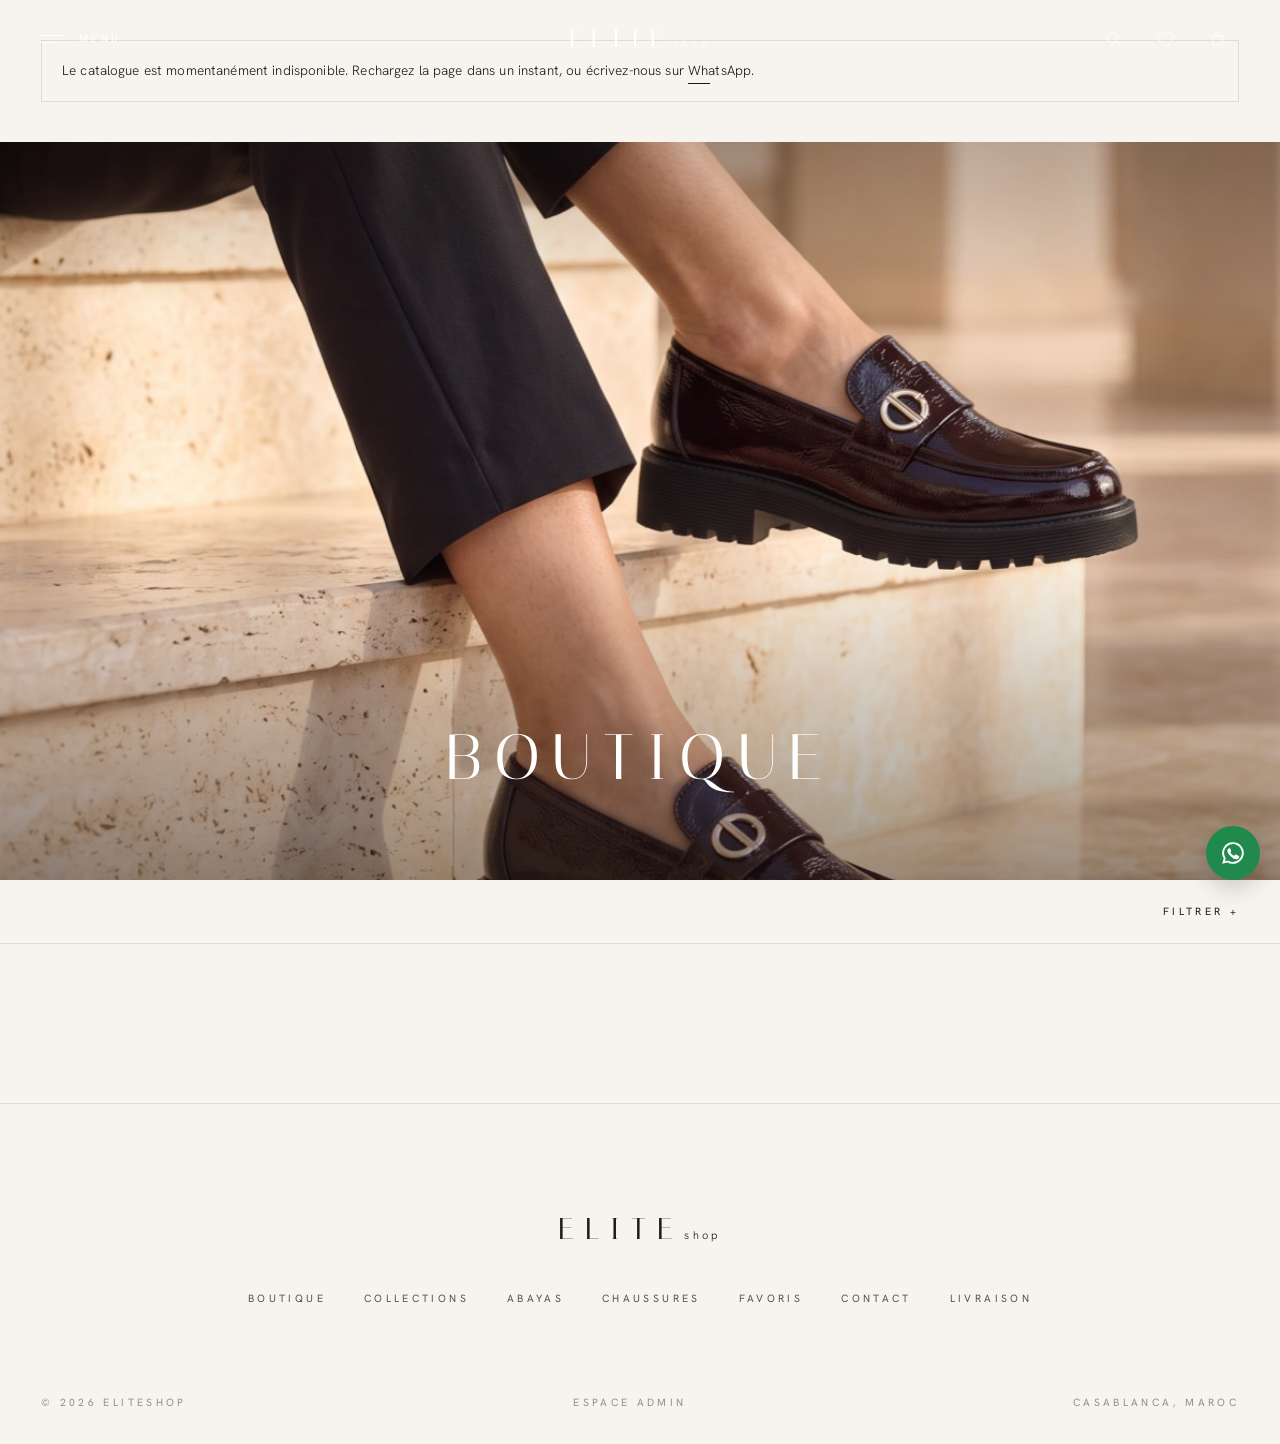
<file: lookbook.html>
<!doctype html>
<html lang="fr">
<head>
<meta charset="utf-8">
<meta name="viewport" content="width=device-width,initial-scale=1">
<title>ELITEshop</title>
<meta name="robots" content="noindex">
<meta http-equiv="refresh" content="0; url=collection.html?cat=tout">
<link rel="icon" href="data:,">
<script>location.replace('collection.html?cat=tout')</script>
</head>
<body style="margin:0;padding:40px 24px;background:#f7f4ef;color:#1c1917;font:300 15px/1.7 'Helvetica Neue',Arial,sans-serif;text-align:center"><p><a href="collection.html?cat=tout" style="color:inherit">Voir la boutique ELITEshop</a></p></body>
</html>
</file>
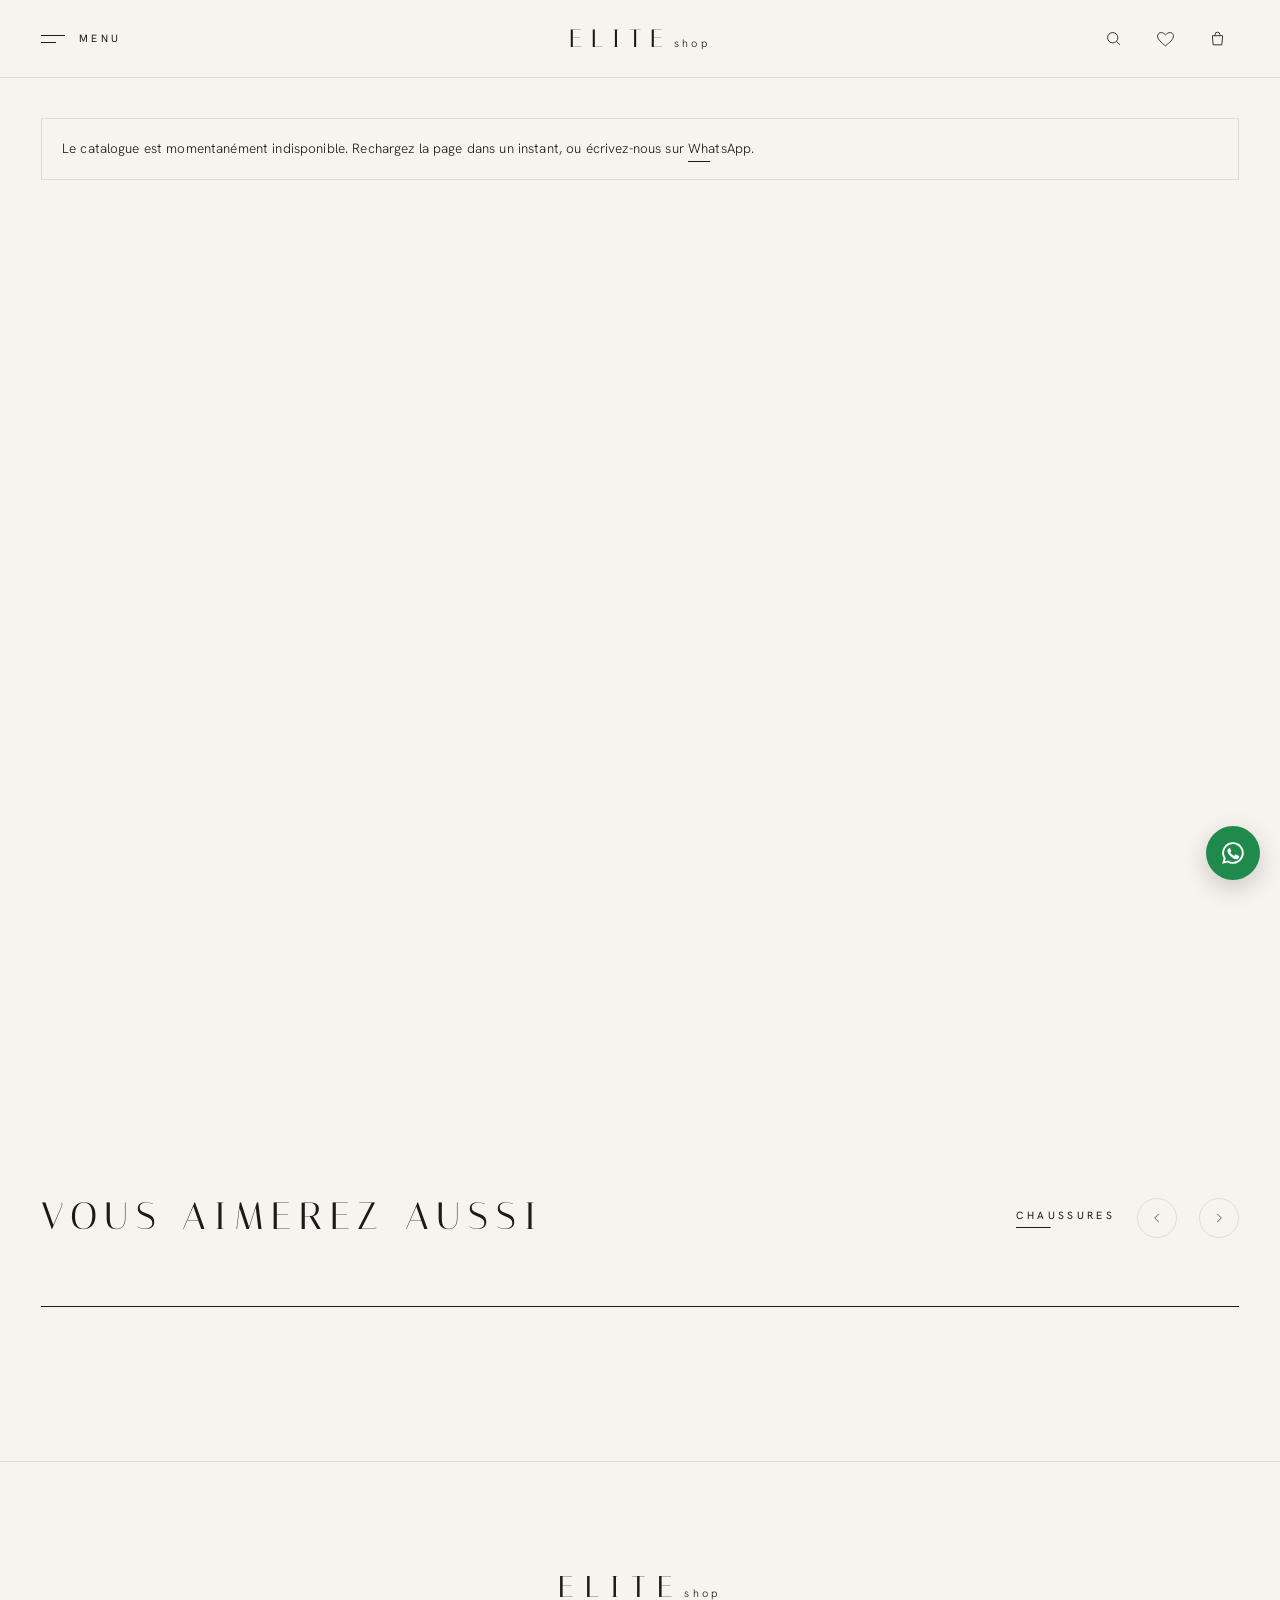
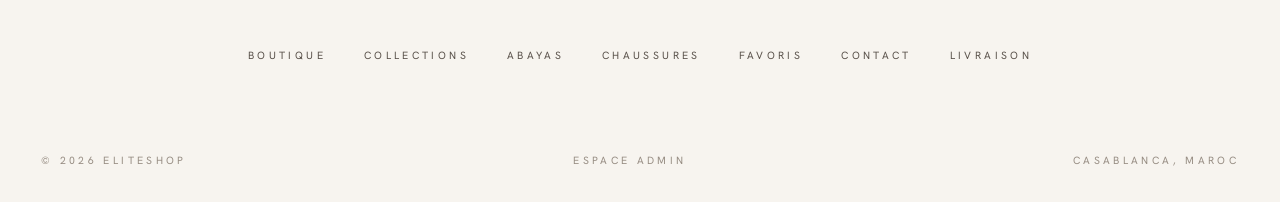
<file: produit.html>
<!doctype html>
<html lang="fr">
<head>
<meta charset="utf-8">
<meta name="viewport" content="width=device-width,initial-scale=1,viewport-fit=cover">
<title>Fiche produit · ELITEshop</title>
<meta name="description" content="ELITEshop, fiche produit.">
<meta name="robots" content="index,follow">
<link rel="preconnect" href="https://fonts.googleapis.com"><link rel="preconnect" href="https://fonts.gstatic.com" crossorigin><link href="https://fonts.googleapis.com/css2?family=Italiana&family=Hanken+Grotesk:wght@300;400;500&display=swap" rel="stylesheet">
<style>
:root{
  --bg:#f7f4ef; --paper:#eee9e1; --ink:#1c1917; --ink2:#5a524b; --muted:#978d83; --line:#e2dbd0;
  --accent:#6b2532;
  --disp:"Italiana","Didot",Georgia,serif;
  --sans:"Hanken Grotesk","Helvetica Neue",Arial,sans-serif;
  --pad:clamp(18px,3.2vw,56px); --hh:78px; --gap:6px;
  --ease:cubic-bezier(.22,.61,.2,1);
}
*{box-sizing:border-box;margin:0;padding:0}
html{-webkit-text-size-adjust:100%}
body{background:var(--bg);color:var(--ink);font:300 14px/1.75 var(--sans);letter-spacing:.01em;-webkit-font-smoothing:antialiased}
body.solid{padding-top:var(--hh)}
[id]{scroll-margin-top:calc(var(--hh) + 28px)}
img{display:block;max-width:100%}
a{color:inherit;text-decoration:none}
button{font:inherit;color:inherit;background:none;border:0;cursor:pointer;letter-spacing:inherit;text-transform:inherit}
:focus-visible{outline:1px solid var(--accent);outline-offset:3px}
.sr{position:absolute;width:1px;height:1px;overflow:hidden;clip:rect(0 0 0 0)}
.cap{font:400 10.5px/1.4 var(--sans);letter-spacing:.32em;text-transform:uppercase}
.disp{font-family:var(--disp);font-weight:400;text-transform:uppercase;letter-spacing:.2em;line-height:1.12}
.btn-line{display:inline-flex;align-items:center;justify-content:center;min-height:46px;padding:0 38px;border:1px solid currentColor;
  font:400 10.5px/1 var(--sans);letter-spacing:.34em;text-transform:uppercase;transition:background .5s var(--ease),color .5s var(--ease),border-color .5s}
.btn-line--w{color:#fff;border-color:rgba(255,255,255,.75)}
.btn-line--w:hover{background:#fff;color:var(--ink)}
.btn-line--d:hover{background:var(--ink);color:#fff}
.btn-fill{display:flex;align-items:center;justify-content:center;min-height:54px;background:var(--ink);color:#fff;width:100%;
  font:400 10.5px/1 var(--sans);letter-spacing:.34em;text-transform:uppercase;transition:background .4s}
.btn-fill:hover{background:var(--accent)}
.ul{position:relative;padding-bottom:5px}
.ul::after{content:"";position:absolute;left:0;bottom:0;width:100%;height:1px;background:currentColor;transform:scaleX(.35);transform-origin:left;transition:transform .6s var(--ease)}
a:hover>.ul::after,.ul:hover::after{transform:scaleX(1)}

/* en-tete */
.hd{position:fixed;top:0;left:0;right:0;z-index:60;height:var(--hh);display:grid;grid-template-columns:1fr auto 1fr;align-items:center;
  padding:0 var(--pad);color:var(--ink);transition:background .5s,color .5s,border-color .5s;border-bottom:1px solid transparent}
.hd.is-over{color:#fff}
.hd.is-solid,body.solid .hd{background:rgba(247,244,239,.94);backdrop-filter:blur(10px);-webkit-backdrop-filter:blur(10px);color:var(--ink);border-bottom-color:var(--line)}
.hd__l{display:flex;align-items:center}
.hd__r{display:flex;justify-content:flex-end;align-items:center;gap:8px}
.mbtn{display:inline-flex;align-items:center;gap:14px;height:44px}
.mbtn i{display:grid;gap:6px;width:24px}
.mbtn i::before,.mbtn i::after{content:"";height:1px;background:currentColor;display:block}
.mbtn i::after{width:15px}
.ico{width:44px;height:44px;display:inline-flex;align-items:center;justify-content:center;position:relative}
.ico svg{width:19px;height:19px;stroke:currentColor;fill:none;stroke-width:1.1}
.bag .count{position:absolute;top:9px;right:6px;width:7px;height:7px;border-radius:50%;background:var(--accent);font-size:0}
.logo{display:inline-flex;align-items:baseline;gap:4px;white-space:nowrap;line-height:1}
.logo b{font:400 25px/1 var(--disp);letter-spacing:.36em;margin-right:-.1em}
.logo span{font:300 11px/1 var(--sans);letter-spacing:.3em}

/* menu plein ecran */
.fm{position:fixed;inset:0;z-index:120;background:var(--bg);display:grid;grid-template-columns:1fr 1fr;
  clip-path:inset(0 0 100% 0);transition:clip-path .9s var(--ease);visibility:hidden}
.fm.on{clip-path:inset(0 0 0 0);visibility:visible}
.fm__l{display:flex;flex-direction:column;padding:0 var(--pad) 40px;overflow:auto}
.fm__top{height:var(--hh);display:flex;align-items:center;flex:none}
.fm__nav{margin:auto 0;padding:30px 0 30px clamp(0px,4vw,70px)}
.fm__nav li{list-style:none;overflow:hidden}
.fm__nav>li{padding:6px 0}
.fm__nav>li>a{display:inline-block;font:400 clamp(34px,4.4vw,64px)/1.15 var(--disp);letter-spacing:.14em;text-transform:uppercase;
  transform:translateY(105%);transition:transform .9s var(--ease),color .3s}
.fm.on .fm__nav>li>a{transform:none}
.fm.on .fm__nav>li:nth-child(2)>a{transition-delay:.06s}.fm.on .fm__nav>li:nth-child(3)>a{transition-delay:.12s}.fm.on .fm__nav>li:nth-child(4)>a{transition-delay:.18s}.fm.on .fm__nav>li:nth-child(5)>a{transition-delay:.24s}
.fm__nav>li>a:hover{color:var(--accent)}
.fm__sub{display:flex;flex-wrap:wrap;gap:8px 26px;padding:4px 0 10px 4px}
.fm__sub a{color:var(--ink2)}
.fm__sub a:hover{color:var(--ink)}
.fm__foot{display:flex;justify-content:space-between;gap:20px;color:var(--muted);flex:none}
.fm__r{position:relative;overflow:hidden;background:var(--paper)}
.fm__r img{position:absolute;inset:0;width:100%;height:100%;object-fit:cover;opacity:0;transform:scale(1.06);transition:opacity .9s var(--ease),transform 2.4s var(--ease)}
.fm__r img.on{opacity:1;transform:none}

/* emplacements video */
.vslot{position:relative;overflow:hidden;background:#3a302a}
.vslot__fb{position:absolute;inset:0}
.vslot__fb img{width:100%;height:100%;object-fit:cover}
.kb img,.kb.vslot__fb img{animation:kb 26s ease-in-out infinite alternate;transform-origin:50% 55%}
@keyframes kb{from{transform:scale(1.001)}to{transform:scale(1.1)}}
.vslot__video{position:absolute;inset:0;width:100%;height:100%;object-fit:cover;opacity:0;transition:opacity 1.2s}
.vslot.is-video .vslot__video{opacity:1}
.vslot.is-video .vslot__fb{opacity:0}
.shade{position:absolute;inset:0;pointer-events:none;background:linear-gradient(180deg,rgba(18,13,10,.22) 0%,rgba(18,13,10,0) 22%,rgba(18,13,10,0) 55%,rgba(18,13,10,.42) 100%)}

/* legendes */
.mq-tag{position:absolute;z-index:6;left:12px;top:12px;background:rgba(28,25,23,.72);color:#f3ece2;font:500 9px/1 var(--sans);
  letter-spacing:.16em;text-transform:uppercase;padding:6px 8px;pointer-events:none;white-space:nowrap;display:none}
.mq-tag--photo{background:rgba(107,37,50,.85)}.mq-tag--four{background:rgba(110,96,80,.85)}
.mq-tag--video{background:rgba(255,255,255,.94);color:var(--ink);padding:8px 10px;top:calc(var(--hh) + 10px);left:var(--pad)}
.tags .mq-tag{display:block}
.mq-pill{position:fixed;right:14px;bottom:14px;z-index:80;background:rgba(28,25,23,.86);color:#f3ece2;font:500 9px/1 var(--sans);letter-spacing:.2em;
  text-transform:uppercase;padding:9px 13px;border-radius:30px;opacity:.55;transition:opacity .3s}
.mq-pill:hover{opacity:1}
.note{font-size:11.5px;color:var(--muted);letter-spacing:.02em}

/* cartes */
.card{display:block}
.card__img{position:relative;aspect-ratio:3/4;overflow:hidden;background:var(--paper)}
.card__img img{position:absolute;inset:0;width:100%;height:100%;object-fit:cover;transition:opacity .8s var(--ease),transform 1.6s var(--ease)}
.card__img img.fit{object-fit:contain}
.card__img img.alt{opacity:0}
.card:hover .card__img img.alt{opacity:1}
.card:hover .card__img img{transform:scale(1.03)}
.card__info{padding:16px 2px 0;display:grid;gap:5px}
.card__name{font:400 10.5px/1.6 var(--sans);letter-spacing:.2em;text-transform:uppercase}
.card__sub{font-size:12.5px;color:var(--muted)}

/* defilement horizontal */
.rail__hd{display:flex;align-items:flex-end;justify-content:space-between;gap:20px;padding:0 var(--pad) 34px}
.rail__hd h2{font-size:clamp(28px,3vw,44px)}
.rail__ctl{display:flex;align-items:center;gap:22px}
.rail__ctl button{width:40px;height:40px;display:inline-flex;align-items:center;justify-content:center;border:1px solid var(--line);border-radius:50%;transition:border-color .3s}
.rail__ctl button:hover{border-color:var(--ink)}
.rail__ctl svg{width:14px;height:14px;stroke:currentColor;fill:none;stroke-width:1.2}
.rail__track{display:grid;grid-auto-flow:column;grid-auto-columns:clamp(260px,29vw,520px);gap:var(--gap);overflow-x:auto;scroll-snap-type:x mandatory;
  padding:0 var(--pad);scroll-padding:0 var(--pad);scrollbar-width:none}
.rail__track::-webkit-scrollbar{display:none}
.rail__track>*{scroll-snap-align:start}
.rail__bar{margin:34px var(--pad) 0;height:1px;background:var(--line);position:relative}
.rail__bar i{position:absolute;left:0;top:0;height:1px;background:var(--ink);width:20%;transition:transform .2s linear}

/* pied de page */
.ft{padding:110px var(--pad) 34px;text-align:center;border-top:1px solid var(--line);margin-top:clamp(90px,12vw,170px)}
.ft .logo b{font-size:30px}
.ft__links{display:flex;justify-content:center;flex-wrap:wrap;gap:12px 38px;margin:44px 0 50px}
.ft__links a{color:var(--ink2)}.ft__links a:hover{color:var(--ink)}
.ft form{display:flex;max-width:420px;margin:0 auto;border-bottom:1px solid var(--ink)}
.ft input{flex:1;background:none;border:0;font:300 14px var(--sans);padding:12px 0;outline:none;color:var(--ink);text-align:left}
.ft input::placeholder{color:var(--muted)}
.ft__bot{display:flex;justify-content:space-between;gap:20px;margin-top:90px;color:var(--muted)}
.ft__bot a:hover{color:var(--ink)}

/* panneaux */
.ov{position:fixed;inset:0;background:rgba(28,25,23,.32);z-index:90;opacity:0;visibility:hidden;transition:opacity .5s,visibility .5s}
.ov.on{opacity:1;visibility:visible}
.drw{position:fixed;top:0;bottom:0;right:0;width:min(460px,100%);background:var(--bg);z-index:100;display:flex;flex-direction:column;
  transform:translateX(100%);transition:transform .7s var(--ease)}
.drw.on{transform:none}
.drw__hd{display:flex;align-items:center;justify-content:space-between;height:var(--hh);padding:0 30px;border-bottom:1px solid var(--line)}
.drw__bd{flex:1;overflow:auto;padding:6px 30px}
.drw__ft{padding:24px 30px 30px;border-top:1px solid var(--line);display:grid;gap:14px}
.ci{display:grid;grid-template-columns:92px 1fr;gap:18px;padding:22px 0;border-bottom:1px solid var(--line)}
.ci img{width:92px;aspect-ratio:3/4;object-fit:cover;background:var(--paper)}
.ci h3{font:400 10.5px/1.6 var(--sans);letter-spacing:.18em;text-transform:uppercase;margin-bottom:6px}
.ci p{font-size:12.5px;color:var(--ink2)}
.ci__row{display:flex;justify-content:space-between;align-items:center;margin-top:12px}
.qty{display:inline-flex;align-items:center;gap:14px;font-size:13px}
.qty button{width:22px;height:22px;border:1px solid var(--line);border-radius:50%;line-height:1}
.rm{font-size:10px;letter-spacing:.2em;text-transform:uppercase;color:var(--muted)}
.tot{display:flex;justify-content:space-between}
.empty{padding:70px 0;text-align:center;color:var(--muted)}
.srch{position:fixed;left:0;right:0;top:0;z-index:110;background:var(--bg);padding:0 var(--pad) 50px;transform:translateY(-102%);
  transition:transform .8s var(--ease);max-height:92vh;overflow:auto;border-bottom:1px solid var(--line)}
.srch.on{transform:none}
.srch__bar{display:flex;align-items:center;gap:16px;height:var(--hh);border-bottom:1px solid var(--line)}
.srch__bar input{flex:1;border:0;background:none;font:400 24px/1.2 var(--disp);letter-spacing:.14em;text-transform:uppercase;outline:none;color:var(--ink)}
.srch__res{display:grid;grid-template-columns:repeat(3,1fr);gap:var(--gap);margin:30px auto 0;max-width:1180px}

/* apparition */
.js .rv{opacity:0;transform:translateY(26px);transition:opacity 1.2s var(--ease),transform 1.2s var(--ease)}
.js .rv.in{opacity:1;transform:none}
@media (prefers-reduced-motion:reduce){.kb img{animation:none}.js .rv{opacity:1;transform:none}*{transition-duration:.01ms!important}}

@media (max-width:900px){
  .fm{grid-template-columns:1fr}.fm__r{display:none}
}
@media (max-width:767px){
  :root{--hh:62px;--gap:4px}
  .mbtn .cap{display:none}
  .logo b{font-size:21px}.logo span{font-size:10px}
  .hd__r{gap:0}
  .rail__track{grid-auto-columns:72vw}
  .rail__hd{padding-bottom:24px}.rail__ctl button{display:none}
  .ft{padding-top:80px}.ft__links{gap:12px 24px}.ft__bot{flex-direction:column;align-items:center;margin-top:60px}
  .srch__res{grid-template-columns:1fr 1fr}
  .mq-tag--video{font-size:8px;max-width:calc(100% - 36px);white-space:normal;line-height:1.3}
}

.pp{display:grid;grid-template-columns:1.32fr 1fr;align-items:start}
.pg{display:grid;gap:var(--gap)}
.pg figure{position:relative;height:calc(100vh - var(--hh));min-height:560px;overflow:hidden;background:var(--paper)}
/* mannequin en entier : l'image n'est jamais rognee, le vide se remplit en ivoire */
.pg img{width:100%;height:100%;object-fit:contain;object-position:50% 50%}
.pg__n{position:absolute;right:20px;bottom:18px;color:var(--ink2);z-index:2}
.pi{position:sticky;top:var(--hh);height:calc(100vh - var(--hh));min-height:560px;overflow:auto;display:flex;flex-direction:column;justify-content:center;padding:40px clamp(28px,5vw,96px);scrollbar-width:none}
.pi::-webkit-scrollbar{display:none}
.bc{color:var(--muted);margin-bottom:34px}
.bc a:hover{color:var(--ink)}
.pi h1{font-size:clamp(24px,2.3vw,36px);letter-spacing:.14em;margin-bottom:16px}
.pi__meta{display:flex;justify-content:space-between;color:var(--ink2);font-size:13px;padding-bottom:26px;border-bottom:1px solid var(--line)}
.pi__court{color:var(--ink2);margin:24px 0 6px;max-width:46ch}
.opt{padding:22px 0 0}
.opt__h{display:flex;justify-content:space-between;margin-bottom:14px;color:var(--muted)}
.opt__h a{color:var(--ink2)}
.cols{display:flex;gap:16px}
.cols a{width:26px;height:26px;border-radius:50%;box-shadow:inset 0 0 0 1px rgba(0,0,0,.1),0 0 0 3px var(--bg),0 0 0 3px transparent;transition:box-shadow .3s}
.cols a.on{box-shadow:inset 0 0 0 1px rgba(0,0,0,.1),0 0 0 3px var(--bg),0 0 0 4px var(--ink)}
.sizes{display:grid;gap:6px}
.sizes button{height:44px;border:1px solid var(--line);font-size:13px;transition:border-color .3s,background .3s,color .3s}
.sizes button:hover{border-color:var(--ink)}
.sizes button.on{background:var(--ink);border-color:var(--ink);color:#fff}
.err{color:var(--accent);font-size:12.5px;margin-top:8px}
.buy{margin-top:26px}
.acc{margin-top:28px}
.acc details{border-top:1px solid var(--line)}
.acc details:last-child{border-bottom:1px solid var(--line)}
.acc summary{list-style:none;display:flex;justify-content:space-between;padding:16px 0;cursor:pointer}
.acc summary::-webkit-details-marker{display:none}
.acc summary::after{content:"+";font-weight:300;transition:transform .4s var(--ease)}
.acc details[open] summary::after{transform:rotate(45deg)}
.acc .in{padding:0 0 18px;color:var(--ink2);display:grid;gap:8px;font-size:13.5px}
.rel{margin-top:clamp(110px,12vw,190px)}
@media (max-width:900px){.pp{grid-template-columns:1fr}
  .pg{display:flex;overflow-x:auto;scroll-snap-type:x mandatory;scrollbar-width:none;gap:0}.pg::-webkit-scrollbar{display:none}
  .pg figure{flex:0 0 100%;height:auto;min-height:0;aspect-ratio:2/3;scroll-snap-align:start}
  .pi{position:static;height:auto;min-height:0;padding:30px 20px 0}.bc{margin-bottom:22px}}
</style>
<link rel="stylesheet" href="assets/boutique.css">
<!-- Meta Pixel ELITE shop -->
<script>!function(f,b,e,v,n,t,s){if(f.fbq)return;n=f.fbq=function(){n.callMethod?n.callMethod.apply(n,arguments):n.queue.push(arguments)};if(!f._fbq)f._fbq=n;n.push=n;n.loaded=!0;n.version='2.0';n.queue=[];t=b.createElement(e);t.async=!0;t.src=v;s=b.getElementsByTagName(e)[0];s.parentNode.insertBefore(t,s)}(window,document,'script','https://connect.facebook.net/en_US/fbevents.js');fbq('init','1453032923647153');fbq('track','PageView');</script>
<noscript><img height="1" width="1" style="display:none" src="https://www.facebook.com/tr?id=1453032923647153&ev=PageView&noscript=1"/></noscript>
<!-- Fin Meta Pixel -->
</head>
<body class="solid">
<header class="hd" id="hd">
  <div class="hd__l"><button class="mbtn" data-open="fm" aria-label="Ouvrir le menu"><i></i><span class="cap">Menu</span></button></div>
  <a class="logo" href="index.html" aria-label="ELITEshop, accueil"><b>ELITE</b><span>shop</span></a>
  <div class="hd__r">
    <button class="ico" data-open="search" aria-label="Rechercher"><svg viewBox="0 0 24 24"><circle cx="11" cy="11" r="6.5"/><path d="M20 20l-4.2-4.2"/></svg></button>
    <a class="ico" href="favoris.html" aria-label="Favoris"><svg viewBox="0 0 24 24" aria-hidden="true"><path d="M12 21s-7-4.5-9.5-9.5C1 8 3 4.5 6.5 4.5c2 0 3.5 1 5.5 3 2-2 3.5-3 5.5-3C21 4.5 23 8 21.5 11.5 19 16.5 12 21 12 21z"/></svg><span class="wcount" data-wish-count hidden>0</span></a>
    <button class="ico bag" data-open="cart" aria-label="Panier"><svg viewBox="0 0 24 24"><path d="M5.5 8.5h13l-1 11.5h-11z"/><path d="M9 8.5V7a3 3 0 0 1 6 0v1.5"/></svg><span class="count" data-cart-count hidden>0</span></button>
  </div>
</header>
<div class="fm" id="fm" aria-hidden="true" role="dialog" aria-label="Menu">
  <div class="fm__l">
    <div class="fm__top"><button class="mbtn" data-close aria-label="Fermer le menu"><svg style="width:20px;height:20px;stroke:currentColor;fill:none;stroke-width:1.1" viewBox="0 0 24 24"><path d="M6 6l12 12M18 6L6 18"/></svg><span class="cap">Fermer</span></button></div>
    <ul class="fm__nav">
      <li><a href="collection.html?cat=tout" data-img="0">Boutique</a></li>
      <li><a href="collection.html?cat=pap" data-img="1">Prêt-à-porter</a>
        <div class="fm__sub cap"><a href="collection.html?cat=pap&amp;type=Ensembles">Ensembles</a><a href="collection.html?cat=pap&amp;type=Chemises">Chemises</a><a href="collection.html?cat=pap&amp;type=Vestes">Vestes</a><a href="collection.html?cat=pap&amp;type=Pantalons">Pantalons</a><a href="collection.html?cat=pap&amp;type=Jeans">Jeans</a></div></li>
      <li><a href="collection.html?cat=pap&amp;type=Abayas" data-img="4">Abayas</a></li>
      <li><a href="collection.html?cat=chaussures" data-img="2">Chaussures</a>
        <div class="fm__sub cap"><a href="collection.html?cat=chaussures&amp;type=Mocassins">Mocassins</a><a href="collection.html?cat=chaussures&amp;type=Bottines">Bottines</a><a href="collection.html?cat=chaussures&amp;type=Baskets">Baskets</a></div></li>
      <li><a href="collections.html" data-img="3">Collections</a></li>
      <li><a href="contact.html" data-img="1">Contact</a></li>
    </ul>
    <div class="fm__foot cap"><span>Prêt-à-porter et chaussures femme</span><span>Casablanca</span></div>
  </div>
  <div class="fm__r">
    <img class="on" src="assets/img/fournie-produit-15.jpg" alt="" loading="lazy" style="object-position:50% 6%">
    <img src="assets/img/fournie-produit-14.jpg" alt="" loading="lazy" style="object-position:50% 25%">
    <img src="assets/img/gen-essai-pieds-lot2-03.jpg" alt="" loading="lazy" style="object-position:50% 70%">
    <img src="assets/img/gen-lot2-16.jpg" alt="" loading="lazy">
    <img src="assets/img/gen-lot3-35.jpg" alt="" loading="lazy" style="object-position:50% 30%">
  </div>
</div>
<main>
<div class="pp"><div class="pg" data-pg></div><div class="pi" data-pi></div></div>
<div class="rel"><section class="rail" aria-label="Vous aimerez aussi">
  <div class="rail__hd rv"><h2 class="disp">Vous aimerez aussi</h2>
    <div class="rail__ctl"><a class="cap ul" href="collection.html?cat=chaussures">Chaussures</a><button data-dir="-1" aria-label="Précédent"><svg viewBox="0 0 24 24"><path d="M15 5l-7 7 7 7"/></svg></button><button data-dir="1" aria-label="Suivant"><svg viewBox="0 0 24 24"><path d="M9 5l7 7-7 7"/></svg></button></div></div>
  <div class="rail__track" data-rel></div>
  <div class="rail__bar"><i></i></div>
</section></div>
</main>
<footer class="ft">
  <a class="logo" href="index.html"><b>ELITE</b><span>shop</span></a>
  <nav class="ft__links cap" aria-label="Liens du pied de page"><a href="collection.html?cat=tout">Boutique</a><a href="collections.html">Collections</a><a href="collection.html?cat=pap&amp;type=Abayas">Abayas</a><a href="collection.html?cat=chaussures">Chaussures</a><a href="favoris.html">Favoris</a><a href="contact.html">Contact</a><a href="contact.html#livraison">Livraison</a></nav>
  <div class="ft__bot cap"><span>© 2026 ELITEshop</span><a href="login.html">Espace admin</a><span>Casablanca, Maroc</span></div>
</footer>
<div class="ov" data-ov></div>
<aside class="drw" id="cart" aria-label="Panier" aria-hidden="true">
  <div class="drw__hd"><span class="cap">Panier</span><button class="ico" data-close aria-label="Fermer"><svg viewBox="0 0 24 24"><path d="M6 6l12 12M18 6L6 18"/></svg></button></div>
  <div class="drw__bd" data-cart-body></div>
  <div class="drw__ft">
    <div class="tot cap"><span>Total</span><span data-cart-total>0 MAD</span></div>
    <button class="btn-fill" data-checkout>Commander sur WhatsApp</button>
    <p class="note" style="margin-top:10px">La commande est envoyée à la boutique sur WhatsApp, qui confirme la disponibilité et la livraison.</p>
  </div>
</aside>
<div class="srch" id="search" aria-hidden="true">
  <div class="srch__bar"><svg style="width:20px;height:20px;stroke:currentColor;fill:none;stroke-width:1.1" viewBox="0 0 24 24"><circle cx="11" cy="11" r="6.5"/><path d="M20 20l-4.2-4.2"/></svg><label class="sr" for="q">Rechercher</label><input id="q" type="search" placeholder="Rechercher" autocomplete="off"><button class="ico" data-close aria-label="Fermer"><svg viewBox="0 0 24 24"><path d="M6 6l12 12M18 6L6 18"/></svg></button></div>
  <div class="srch__res" data-search-res></div>
</div>
<script src="assets/catalogue.js"></script>
<script>
window.pageInit = function(){
const p = bySlug(Q.get('p')) || byId(Q.get('p')) || byId(Q.get('id'));
if (!p){
  document.querySelector('.pp').innerHTML = '<div class="pg-empty"><h1 class="disp" style="font-size:28px">Produit introuvable</h1><p style="margin:18px 0 28px">Ce produit n’est plus en ligne ou son adresse a changé.</p><a class="btn-line btn-line--d" href="collection.html?cat=tout">Voir la boutique</a></div>';
  document.querySelector('.rel').remove(); document.title = 'Produit introuvable · ELITEshop'; return;
}
const shoe = p.cat === 'chaussures', G = p.gallery, N = G.length;
document.title = p.name + colOf(p) + ' · ELITEshop';
const md = document.querySelector('meta[name="description"]'); if (md) md.setAttribute('content', (p.court || p.name).slice(0, 160));
const pad = n => String(n).padStart(2, '0');
document.querySelector('[data-pg]').innerHTML = G.map((g, i) => `<figure><img src="${esc(g[0])}" alt="${esc(p.name)}, vue ${i + 1}" ${i ? 'loading="lazy"' : ''}><span class="pg__n cap">${pad(i + 1)} / ${pad(N)}</span></figure>`).join('');
const cols = p.colors.filter(c => c.name && !/^principal$/i.test(c.name));
const sizes = p.sizes.length ? p.sizes : ['Unique'];
const crumb = shoe ? `<a href="collection.html?cat=chaussures">Chaussures</a>` : `<a href="collection.html?cat=pap">Prêt-à-porter</a>`;
const typeLink = p.type && !['Autres','Chaussures'].includes(p.type) ? ` / <a href="collection.html?cat=${p.cat}&amp;type=${encodeURIComponent(p.type)}">${esc(p.type)}</a>` : '';
const w = isWish(p.id), out = isOut(p);
document.querySelector('[data-pi]').innerHTML = `
  <nav class="bc cap" aria-label="Fil d'Ariane"><a href="index.html">Accueil</a> / ${crumb}${typeLink}</nav>
  <h1 class="disp">${esc(p.name)}</h1>
  ${p.reviews > 0 ? `<div class="rate"><span class="stars" aria-hidden="true">${'★'.repeat(Math.round(p.rating))}${'☆'.repeat(5 - Math.round(p.rating))}</span><span>${String(p.rating).replace('.', ',')} · ${p.reviews} avis</span></div>` : ''}
  <div class="pi__meta"><span>${esc(p.color)}</span><span>${priceHtml(p)}${out ? '<span class="pi__out cap">Épuisé</span>' : ''}</span></div>
  ${cols.length > 1 ? `<div class="opt"><div class="opt__h cap"><span>Couleur</span><span data-cname>${esc(cols[0].name)}</span></div><div class="cols">${cols.map((c, i) => `<button data-col="${esc(c.name)}" class="${i ? '' : 'on'}" style="background:${esc(c.hex || '#ccc')}" aria-label="${esc(c.name)}" title="${esc(c.name)}"></button>`).join('')}</div></div>` : ''}
  <p class="note" style="margin-top:18px">${shoe ? 'Pointure' : 'Taille'} : indiquez-la-nous sur WhatsApp, nous vérifions la disponibilité.</p>
  <div class="buy"><button class="btn-fill" data-buy${out ? ' disabled' : ''}>${out ? 'Épuisé' : 'Ajouter au panier'}</button><button class="wbtn${w ? ' on' : ''}" data-wish="${p.id}" aria-pressed="${w}" aria-label="Ajouter aux favoris">${HEART}</button></div>
  ${out ? '' : '<a class="btn-wa" data-wa href="#" target="_blank" rel="noopener">Commander sur WhatsApp</a>'}
  <div class="acc cap">
    ${p.long ? `<details open><summary>Description</summary><div class="in" style="text-transform:none;letter-spacing:.01em">${p.long.split('\n').filter(l => l.trim()).map(l => `<p>${esc(l)}</p>`).join('')}</div></details>` : ''}
    <details><summary>Livraison et commande</summary><div class="in" style="text-transform:none;letter-spacing:.01em"><p>Livraison offerte dès 1500 MAD au Maroc. Commande WhatsApp disponible 7/7.</p><p>Boutique : ${esc(ES_SHOP.address)} · ${esc(ES_SHOP.hours)}.</p></div></details>
  </div>`;
let size = '', color = cols.length ? cols[0].name : (p.color || '');
const waBtn = document.querySelector('[data-wa]');
const setWa = () => { if (waBtn) waBtn.href = waUrl(`Bonjour ELITEshop 👋,\nJe souhaite commander le produit suivant :\n- Nom : ${p.name}\n- Prix : ${p.price} MAD${size ? '\n- Taille : ' + size : ''}${color ? '\n- Couleur : ' + color : ''}\n\nMerci de me confirmer la disponibilité et les tailles.`) };
setWa();
document.querySelectorAll('[data-col]').forEach(b => b.addEventListener('click', () => { color = b.dataset.col; document.querySelectorAll('[data-col]').forEach(x => x.classList.toggle('on', x === b)); const n = document.querySelector('[data-cname]'); if (n) n.textContent = color; setWa() }));
document.querySelector('[data-buy]').addEventListener('click', () => { if (out) return; addToCart(p.id, size, color) });
const rel = P.filter(x => x.cat === p.cat && x.id !== p.id).sort((a, b) => (b.type === p.type) - (a.type === p.type) || (b.coll === p.coll) - (a.coll === p.coll)).slice(0, 10);
document.querySelector('[data-rel]').innerHTML = rel.map(card).join('');
const relA = document.querySelector('.rel .rail__ctl a');
relA.href = 'collection.html?cat=' + p.cat + (p.type === 'Abayas' ? '&type=Abayas' : ''); relA.textContent = p.type === 'Abayas' ? 'Abayas' : (shoe ? 'Chaussures' : 'Prêt-à-porter');
};
</script>
<script src="assets/boutique.js"></script>
<a class="wa-fab" href="https://wa.me/212766963826?text=Bonjour%20ELITEshop%2C%20j%E2%80%99ai%20une%20question%20sur%20vos%20produits." target="_blank" rel="noopener" aria-label="Écrire à la boutique sur WhatsApp"><svg viewBox="0 0 24 24" aria-hidden="true"><path d="M12 2a10 10 0 0 0-8.6 15.1L2 22l5-1.3A10 10 0 1 0 12 2zm0 18.2a8.2 8.2 0 0 1-4.2-1.1l-.3-.2-3 .8.8-2.9-.2-.3A8.2 8.2 0 1 1 12 20.2zm4.5-6.1c-.2-.1-1.5-.7-1.7-.8s-.4-.1-.6.1-.7.8-.8 1-.3.2-.5.1a6.7 6.7 0 0 1-3.3-2.9c-.2-.4.2-.4.7-1.3.1-.2 0-.3 0-.4l-.8-1.8c-.2-.5-.4-.4-.6-.4h-.5a1 1 0 0 0-.7.3 3 3 0 0 0-.9 2.2 5.2 5.2 0 0 0 1.1 2.8 11.9 11.9 0 0 0 4.6 4c1.7.7 2.4.8 3.2.7a2.8 2.8 0 0 0 1.8-1.3 2.3 2.3 0 0 0 .2-1.3c-.1-.1-.3-.2-.5-.3z"/></svg></a>
</body>
</html>
</file>
<file: assets/boutique.css>
/* ELITEshop : complements du site en ligne (favoris, prix, messages). Charge apres le style de page. */
.mq-tag,.mq-pill,[data-tags-toggle]{display:none!important}
.card{position:relative}
.card>a{display:block}
.wbtn{position:absolute;top:10px;right:10px;width:36px;height:36px;display:flex;align-items:center;justify-content:center;
  border-radius:50%;background:rgba(247,244,239,.86);color:var(--ink);transition:background .3s,color .3s;z-index:2}
.wbtn svg{width:16px;height:16px;fill:none;stroke:currentColor;stroke-width:1.3}
.wbtn.on{color:var(--accent)}
.wbtn.on svg{fill:currentColor}
.wbtn:hover{background:#fff}
.badge{position:absolute;left:10px;top:10px;background:var(--accent);color:#fff;padding:5px 9px;font-size:9.5px;z-index:2}
.badge--out{background:rgba(247,244,239,.92);color:var(--ink)}
.pi__out{margin-left:12px;color:var(--muted)}
.pr{color:var(--ink)}
.pr s{color:var(--muted);margin-right:6px}
.ico .wcount{position:absolute;top:9px;right:6px;width:7px;height:7px;border-radius:50%;background:var(--accent);font-size:0}
.toast{position:fixed;left:50%;bottom:28px;transform:translate(-50%,20px);opacity:0;pointer-events:none;background:var(--ink);color:#fff;
  padding:13px 22px;font-size:10px;z-index:400;transition:opacity .35s,transform .35s;white-space:nowrap}
.toast.on{opacity:1;transform:translate(-50%,0)}
.loaderr{margin:40px var(--pad,20px);padding:18px 20px;border:1px solid var(--line);font-size:13.5px}
body.loading [data-list]:empty,body.loading [data-grid]:empty,body.loading [data-pg]:empty{min-height:340px;
  background:linear-gradient(90deg,var(--paper) 0,#f3efe8 50%,var(--paper) 100%);background-size:200% 100%;animation:es-sh 1.4s infinite linear}
@keyframes es-sh{to{background-position:-200% 0}}
.btn-fill:disabled{opacity:.45;cursor:not-allowed}
.btn-fill:disabled:hover{background:var(--ink)}
.btn-wa{display:flex;align-items:center;justify-content:center;gap:10px;min-height:50px;margin-top:10px;width:100%;border:1px solid var(--ink);
  font:400 10.5px/1 var(--sans);letter-spacing:.3em;text-transform:uppercase;transition:background .4s,color .4s}
.btn-wa:hover{background:var(--ink);color:#fff}
.buy{display:grid;grid-template-columns:1fr 54px;gap:10px}
.buy .wbtn{position:static;width:54px;height:54px;border-radius:0;border:1px solid var(--line);background:transparent}
.stock{font-size:12px;color:var(--muted);margin-top:10px}
.wa-fab{position:fixed;right:20px;bottom:20px;width:54px;height:54px;border-radius:50%;background:#1f8a4c;color:#fff;display:flex;
  align-items:center;justify-content:center;z-index:120;box-shadow:0 8px 24px rgba(0,0,0,.18)}
.wa-fab svg{width:26px;height:26px;fill:currentColor}
.none{grid-column:1/-1;padding:40px 0;color:var(--muted)}
.pg-empty{padding:120px var(--pad,20px);text-align:center}
.cols button{width:26px;height:26px;border-radius:50%;box-shadow:inset 0 0 0 1px rgba(0,0,0,.1),0 0 0 3px var(--bg),0 0 0 3px transparent;transition:box-shadow .3s}
.cols button.on{box-shadow:inset 0 0 0 1px rgba(0,0,0,.1),0 0 0 3px var(--bg),0 0 0 4px var(--ink)}
.opt__h [data-cname]{color:var(--muted)}
/* pages simples : favoris, contact, collections, lookbook */
.pghd{padding:56px var(--pad,20px) 34px;text-align:center}
.pghd h1{font-size:clamp(30px,5vw,52px)}
.pghd p{max-width:560px;margin:16px auto 0;color:var(--ink2)}
.ctc{display:grid;gap:34px;max-width:980px;margin:0 auto;padding:0 var(--pad,20px) 90px}
@media(min-width:900px){.ctc{grid-template-columns:1fr 1fr;gap:60px}}
.ctc dl{display:grid;gap:22px;margin:0}
.ctc dt{font:400 10px/1 var(--sans);letter-spacing:.3em;text-transform:uppercase;color:var(--muted);margin-bottom:8px}
.ctc dd{margin:0;font-size:15px}
.ctc h2{font-size:20px;margin-bottom:14px}
.ctc .blk{border-top:1px solid var(--line);padding-top:22px}
.colls{display:grid;gap:18px;padding:0 var(--pad,20px) 90px}
@media(min-width:760px){.colls{grid-template-columns:1fr 1fr}}
.colls a{position:relative;display:block;aspect-ratio:4/5;overflow:hidden;background:var(--paper);color:#fff}
.colls img{position:absolute;inset:0;width:100%;height:100%;object-fit:cover;transition:transform 1.6s var(--ease)}
.colls a:hover img{transform:scale(1.03)}
.colls .shade2{position:absolute;inset:0;background:linear-gradient(180deg,rgba(0,0,0,0) 45%,rgba(0,0,0,.55))}
.colls .cc{position:absolute;left:24px;right:24px;bottom:24px;display:grid;gap:8px}
.colls .cc h2{font-size:clamp(24px,3vw,34px)}
.lbk{display:grid;gap:14px;padding:0 var(--pad,20px) 90px;grid-template-columns:1fr 1fr}
@media(min-width:900px){.lbk{grid-template-columns:repeat(3,1fr)}}
.lbk figure{margin:0}
.lbk img{width:100%;aspect-ratio:3/4;object-fit:cover;background:var(--paper)}
.lbk figcaption{font:400 10px/1 var(--sans);letter-spacing:.3em;text-transform:uppercase;color:var(--muted);margin-top:10px}
.lbk-hero{margin:0 var(--pad,20px) 40px;aspect-ratio:16/8;overflow:hidden;background:var(--paper)}
.lbk-hero img{width:100%;height:100%;object-fit:cover}
.rate{display:flex;align-items:center;gap:10px;margin:10px 0 2px;font-size:12px;color:var(--muted)}
.rate .stars{color:var(--ink);letter-spacing:.12em;font-size:13px}
</file>
